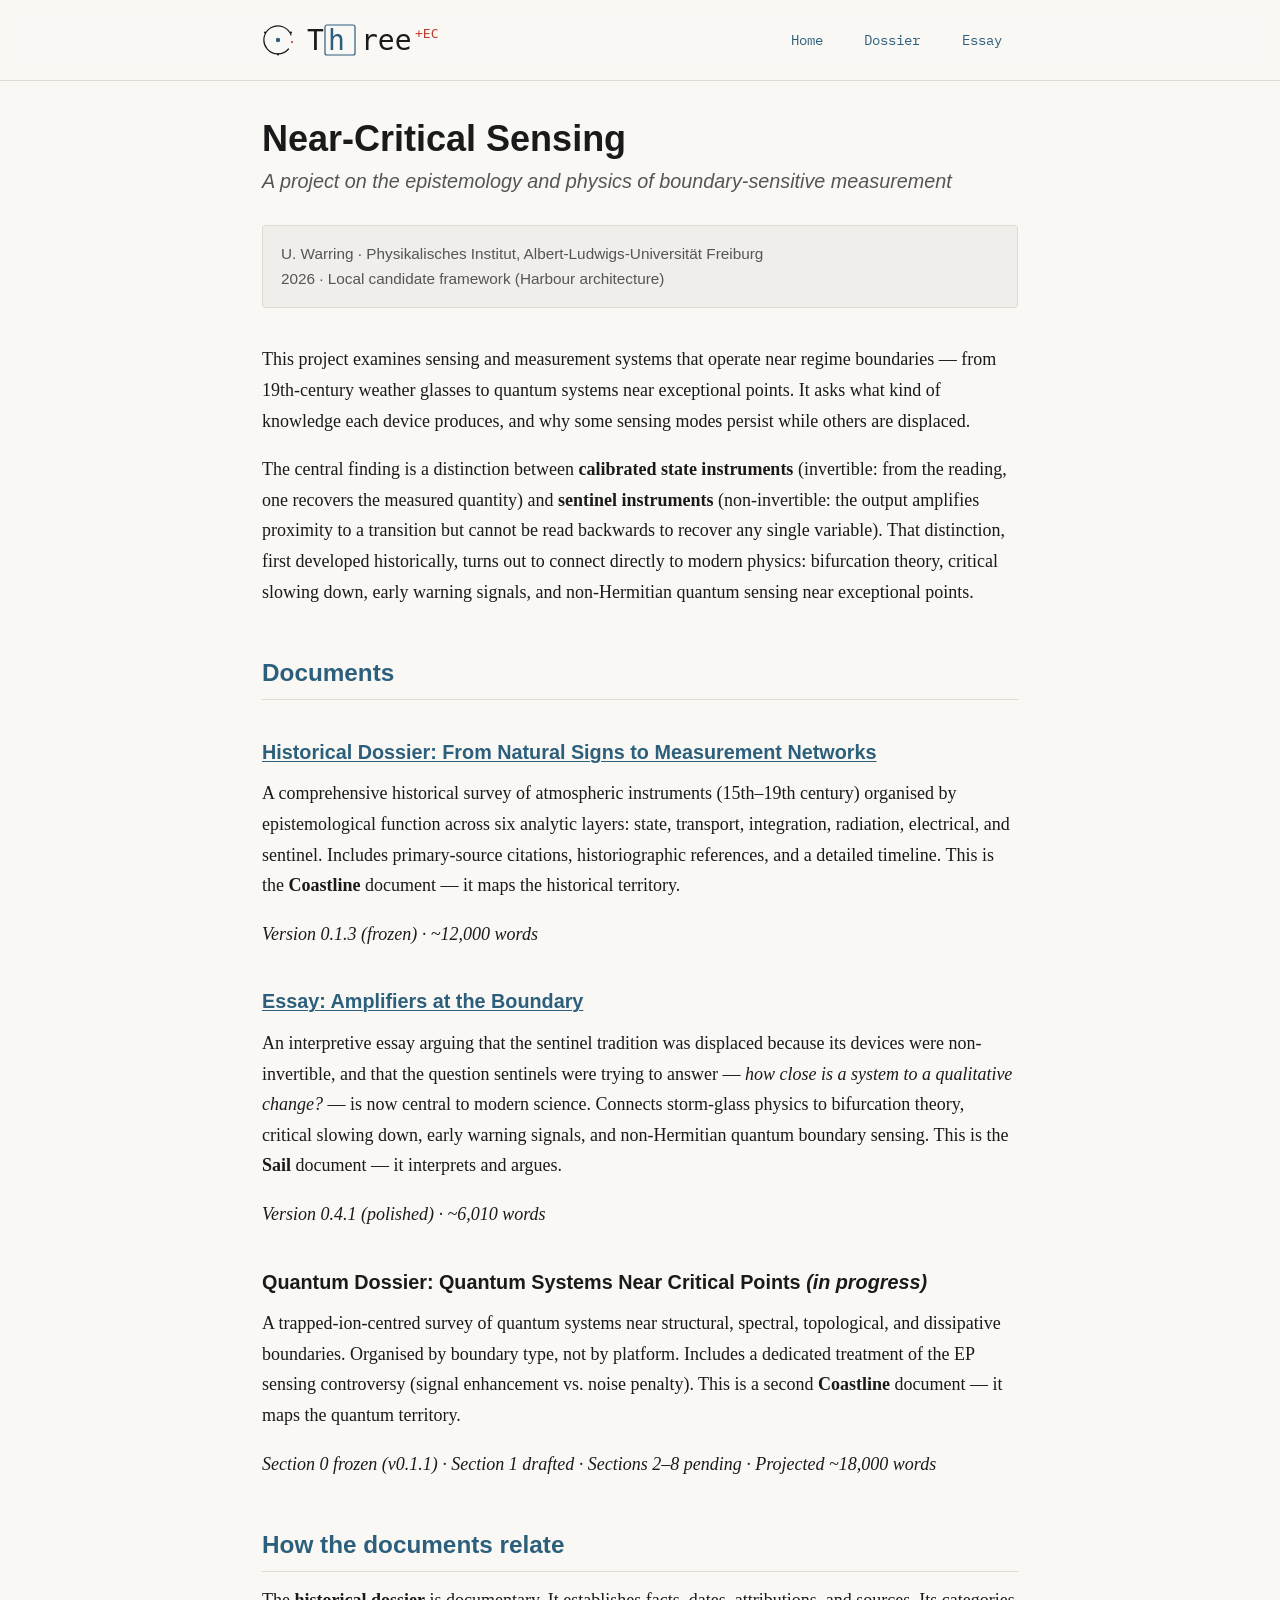
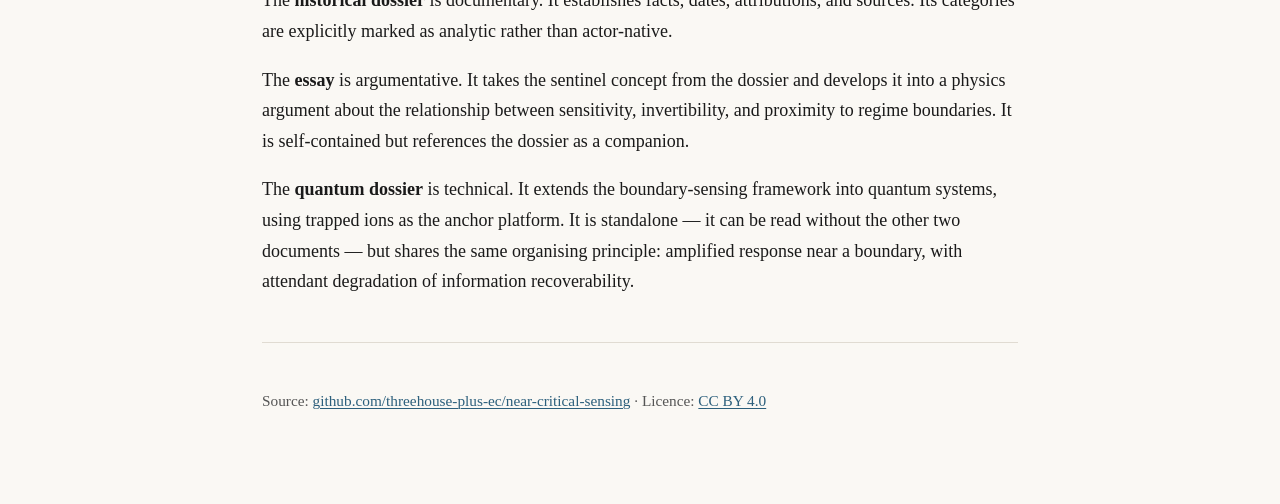
<file: site/index.html>
<!DOCTYPE html>
<html lang="en">
<head>
  <meta charset="UTF-8">
  <meta name="viewport" content="width=device-width, initial-scale=1.0">
  <title>Near-Critical Sensing — Project Landing Page</title>
  <link rel="stylesheet" href="assets/tokens.css">
  <link rel="stylesheet" href="css/scholarly.css">
  <style>
/* scholarly.css — clean typography for academic texts */

:root {
  --text: var(--ink, #1a1a1a);
  --bg: var(--warm-white, #fafaf8);
  --accent: var(--sea, #2c4a6e);
  --border: var(--grid, #d4d0c8);
  --footnote: #555;
  --code-bg: #f0eeea;
  --max-width: 42rem;
  --font-body: 'Source Serif 4', 'Georgia', serif;
  --font-heading: 'Source Sans 3', 'Helvetica Neue', sans-serif;
  --font-code: 'Source Code Pro', 'Menlo', monospace;
}

@import url('https://fonts.googleapis.com/css2?family=Source+Serif+4:ital,opsz,wght@0,8..60,300;0,8..60,400;0,8..60,600;1,8..60,400&family=Source+Sans+3:wght@400;600&family=Source+Code+Pro:wght@400&display=swap');

*, *::before, *::after {
  box-sizing: border-box;
}

html {
  font-size: 18px;
  line-height: 1.7;
  -webkit-font-smoothing: antialiased;
}

body {
  font-family: var(--font-body);
  color: var(--text);
  background: var(--bg);
  margin: 0;
}

main {
  max-width: calc(var(--max-width) + 3rem);
  margin: 0 auto;
  padding: 2rem 1.5rem 4rem;
}

/* — Brand header — */

.site-header {
  position: sticky;
  top: 0;
  z-index: 20;
  backdrop-filter: blur(10px);
  background: rgba(250, 248, 244, 0.92);
  border-bottom: 1px solid var(--border);
}

.site-header__inner {
  max-width: calc(var(--max-width) + 3rem);
  margin: 0 auto;
  padding: 0.85rem 1.5rem;
  display: flex;
  align-items: center;
  justify-content: space-between;
  gap: 1rem 1.5rem;
}

.brand-lockup {
  display: inline-flex;
  align-items: center;
  gap: 0.7rem;
  min-height: 44px;
  text-decoration: none;
  color: inherit;
  flex-shrink: 0;
}

.brand-lockup img:first-child {
  width: 32px;
  height: 32px;
  flex: none;
}

.brand-lockup img:last-child {
  width: 200px;
  max-width: min(48vw, 200px);
  height: auto;
  flex: none;
}

/* — Headings — */

h1 {
  font-family: var(--font-heading);
  font-size: 2rem;
  font-weight: 600;
  line-height: 1.2;
  margin: 0 0 0.25rem;
  color: var(--text);
}

h1 + em, h1 + p > em:first-child {
  display: block;
  font-family: var(--font-heading);
  font-size: 1.1rem;
  font-weight: 400;
  color: var(--footnote);
  margin-bottom: 1.5rem;
}

h2 {
  font-family: var(--font-heading);
  font-size: 1.35rem;
  font-weight: 600;
  margin: 2.5rem 0 0.75rem;
  padding-bottom: 0.3rem;
  border-bottom: 1px solid var(--border);
  color: var(--accent);
}

h3 {
  font-family: var(--font-heading);
  font-size: 1.1rem;
  font-weight: 600;
  margin: 2rem 0 0.5rem;
  color: var(--text);
}

/* — Paragraphs and prose — */

p {
  margin: 0 0 1rem;
  text-align: left;
  hyphens: auto;
}

/* — Front matter block — */

.front-matter {
  font-family: var(--font-heading);
  font-size: 0.85rem;
  line-height: 1.5;
  color: var(--footnote);
  border: 1px solid var(--border);
  background: var(--code-bg);
  padding: 0.75rem 1rem;
  margin: 1rem 0 2rem;
  border-radius: 3px;
}

.front-matter p {
  margin: 0.15rem 0;
}

/* — Blockquotes — */

blockquote {
  margin: 1.25rem 0;
  padding: 0 0 0 1.25rem;
  border-left: 3px solid var(--border);
  color: var(--footnote);
}

/* — Figures — */

figure.essay-figure {
  margin: 2rem 0;
  padding: 0;
  text-align: center;
}

figure.essay-figure svg {
  max-width: 100%;
  height: auto;
}

/* — Lists — */

ul, ol {
  margin: 0.5rem 0 1rem;
  padding-left: 1.5rem;
}

li {
  margin-bottom: 0.35rem;
}

/* — Tables — */

table {
  width: 100%;
  border-collapse: collapse;
  margin: 1.25rem 0;
  font-size: 0.9rem;
}

thead {
  border-bottom: 2px solid var(--text);
}

th {
  font-family: var(--font-heading);
  font-weight: 600;
  text-align: left;
  padding: 0.4rem 0.6rem;
}

td {
  padding: 0.35rem 0.6rem;
  border-bottom: 1px solid var(--border);
  vertical-align: top;
}

/* — Code — */

code {
  font-family: var(--font-code);
  font-size: 0.85em;
  background: var(--code-bg);
  padding: 0.1em 0.3em;
  border-radius: 2px;
}

pre {
  background: var(--code-bg);
  padding: 1rem;
  overflow-x: auto;
  border-radius: 3px;
  font-size: 0.85rem;
  line-height: 1.5;
}

/* — Horizontal rules — */

hr {
  border: none;
  border-top: 1px solid var(--border);
  margin: 2.5rem 0;
}

/* — Links — */

a {
  color: var(--accent);
  text-decoration: underline;
  text-decoration-thickness: 1px;
  text-underline-offset: 2px;
}

a:hover {
  color: #1a3555;
}

/* — Footnotes — */

.footnote-ref {
  font-size: 0.75em;
  vertical-align: super;
  line-height: 0;
  text-decoration: none;
}

.footnotes {
  margin-top: 3rem;
  padding-top: 1rem;
  border-top: 1px solid var(--border);
  font-size: 0.85rem;
  line-height: 1.6;
  color: var(--footnote);
}

.footnotes ol {
  padding-left: 1.25rem;
}

.footnotes li {
  margin-bottom: 0.75rem;
}

.footnotes p {
  margin: 0;
}

/* — Emphasis — */

strong {
  font-weight: 600;
}

em {
  font-style: italic;
}

/* — Navigation — */

nav.site-nav {
  display: flex;
  flex-wrap: wrap;
  justify-content: flex-end;
  gap: 0.35rem 0.5rem;
  font-family: var(--font-mono, 'IBM Plex Mono', monospace);
  font-size: 0.75rem;
}

nav.site-nav a {
  display: inline-flex;
  align-items: center;
  justify-content: center;
  min-height: var(--min-target, 2.75rem);
  padding: 0.45rem 0.85rem;
  text-decoration: none;
  color: var(--accent);
  border: 1px solid transparent;
  background: transparent;
}

nav.site-nav a:hover {
  color: var(--text);
  border-color: var(--border);
  background: rgba(250, 248, 244, 0.88);
}

/* — Print — */

@media print {
  body {
    font-size: 11pt;
    color: #000;
    background: #fff;
  }
  .site-header, .front-matter {
    display: none;
  }
  h2 {
    border-bottom-color: #000;
    color: #000;
  }
}

/* — Responsive — */

@media (max-width: 600px) {
  .site-header {
    transition: transform 220ms ease;
  }
  .site-header.is-hidden {
    transform: translateY(calc(-100% - 1px));
  }
  html {
    font-size: 16px;
  }
  main {
    padding: 1rem 1rem 3rem;
  }
  .site-header__inner {
    padding: 0.75rem 1rem;
    flex-direction: column;
    align-items: flex-start;
  }
  .brand-lockup img:last-child {
    width: 170px;
  }
  nav.site-nav {
    justify-content: flex-start;
  }
  h1 {
    font-size: 1.6rem;
  }
  table {
    font-size: 0.8rem;
  }
}

  </style>
</head>
<body>
  <header class="site-header">
    <div class="site-header__inner">
      <a class="brand-lockup" href="index.html" aria-label="Near-Critical Sensing home">
        <img src="assets/emblem-32.svg" alt="T(h)reehouse +EC emblem" width="32" height="32">
        <img src="assets/wordmark-full.svg" alt="T(h)reehouse +EC wordmark" width="200" height="44">
      </a>
      <nav class="site-nav" aria-label="Primary">
        <a href="index.html">Home</a> <a href="dossier.html">Dossier</a> <a href="essay.html">Essay</a>
      </nav>
    </div>
  </header>
  <main>
    
<h1>Near-Critical Sensing</h1>
<p><em>A project on the epistemology and physics of boundary-sensitive measurement</em></p>

<div class="front-matter">
<p>U. Warring &middot; Physikalisches Institut, Albert-Ludwigs-Universit&auml;t Freiburg</p>
<p>2026 &middot; Local candidate framework (Harbour architecture)</p>
</div>

<p>This project examines sensing and measurement systems that operate near regime boundaries &mdash; from 19th-century weather glasses to quantum systems near exceptional points. It asks what kind of knowledge each device produces, and why some sensing modes persist while others are displaced.</p>

<p>The central finding is a distinction between <strong>calibrated state instruments</strong> (invertible: from the reading, one recovers the measured quantity) and <strong>sentinel instruments</strong> (non-invertible: the output amplifies proximity to a transition but cannot be read backwards to recover any single variable). That distinction, first developed historically, turns out to connect directly to modern physics: bifurcation theory, critical slowing down, early warning signals, and non-Hermitian quantum sensing near exceptional points.</p>

<h2>Documents</h2>

<h3><a href="dossier.html">Historical Dossier: From Natural Signs to Measurement Networks</a></h3>
<p>A comprehensive historical survey of atmospheric instruments (15th&ndash;19th century) organised by epistemological function across six analytic layers: state, transport, integration, radiation, electrical, and sentinel. Includes primary-source citations, historiographic references, and a detailed timeline. This is the <strong>Coastline</strong> document &mdash; it maps the historical territory.</p>
<p><em>Version 0.1.3 (frozen) &middot; ~12,000 words</em></p>

<h3><a href="essay.html">Essay: Amplifiers at the Boundary</a></h3>
<p>An interpretive essay arguing that the sentinel tradition was displaced because its devices were non-invertible, and that the question sentinels were trying to answer &mdash; <em>how close is a system to a qualitative change?</em> &mdash; is now central to modern science. Connects storm-glass physics to bifurcation theory, critical slowing down, early warning signals, and non-Hermitian quantum boundary sensing. This is the <strong>Sail</strong> document &mdash; it interprets and argues.</p>
<p><em>Version 0.4.1 (polished) &middot; ~6,010 words</em></p>

<h3>Quantum Dossier: Quantum Systems Near Critical Points <em>(in progress)</em></h3>
<p>A trapped-ion-centred survey of quantum systems near structural, spectral, topological, and dissipative boundaries. Organised by boundary type, not by platform. Includes a dedicated treatment of the EP sensing controversy (signal enhancement vs. noise penalty). This is a second <strong>Coastline</strong> document &mdash; it maps the quantum territory.</p>
<p><em>Section 0 frozen (v0.1.1) &middot; Section 1 drafted &middot; Sections 2&ndash;8 pending &middot; Projected ~18,000 words</em></p>

<h2>How the documents relate</h2>

<p>The <strong>historical dossier</strong> is documentary. It establishes facts, dates, attributions, and sources. Its categories are explicitly marked as analytic rather than actor-native.</p>

<p>The <strong>essay</strong> is argumentative. It takes the sentinel concept from the dossier and develops it into a physics argument about the relationship between sensitivity, invertibility, and proximity to regime boundaries. It is self-contained but references the dossier as a companion.</p>

<p>The <strong>quantum dossier</strong> is technical. It extends the boundary-sensing framework into quantum systems, using trapped ions as the anchor platform. It is standalone &mdash; it can be read without the other two documents &mdash; but shares the same organising principle: amplified response near a boundary, with attendant degradation of information recoverability.</p>

<hr>

<p style="font-size: 0.85rem; color: #555;">Source: <a href="https://github.com/threehouse-plus-ec/near-critical-sensing">github.com/threehouse-plus-ec/near-critical-sensing</a> &middot; Licence: <a href="https://creativecommons.org/licenses/by/4.0/">CC BY 4.0</a></p>

  </main>
  <script>
    (() => {
      const header = document.querySelector('.site-header');
      if (!header) return;

      const mobileQuery = window.matchMedia('(max-width: 600px)');
      let lastScrollY = window.scrollY;

      const syncHeader = () => {
        if (!mobileQuery.matches) {
          header.classList.remove('is-hidden');
          lastScrollY = window.scrollY;
          return;
        }

        const currentScrollY = window.scrollY;
        const scrollingDown = currentScrollY > lastScrollY + 8;
        const scrollingUp = currentScrollY < lastScrollY - 8;

        if (currentScrollY <= 16 || scrollingUp) {
          header.classList.remove('is-hidden');
        } else if (scrollingDown && currentScrollY > 72) {
          header.classList.add('is-hidden');
        }

        lastScrollY = currentScrollY;
      };

      syncHeader();
      window.addEventListener('scroll', syncHeader, { passive: true });
      mobileQuery.addEventListener('change', syncHeader);
    })();
  </script>
</body>
</html>
</file>
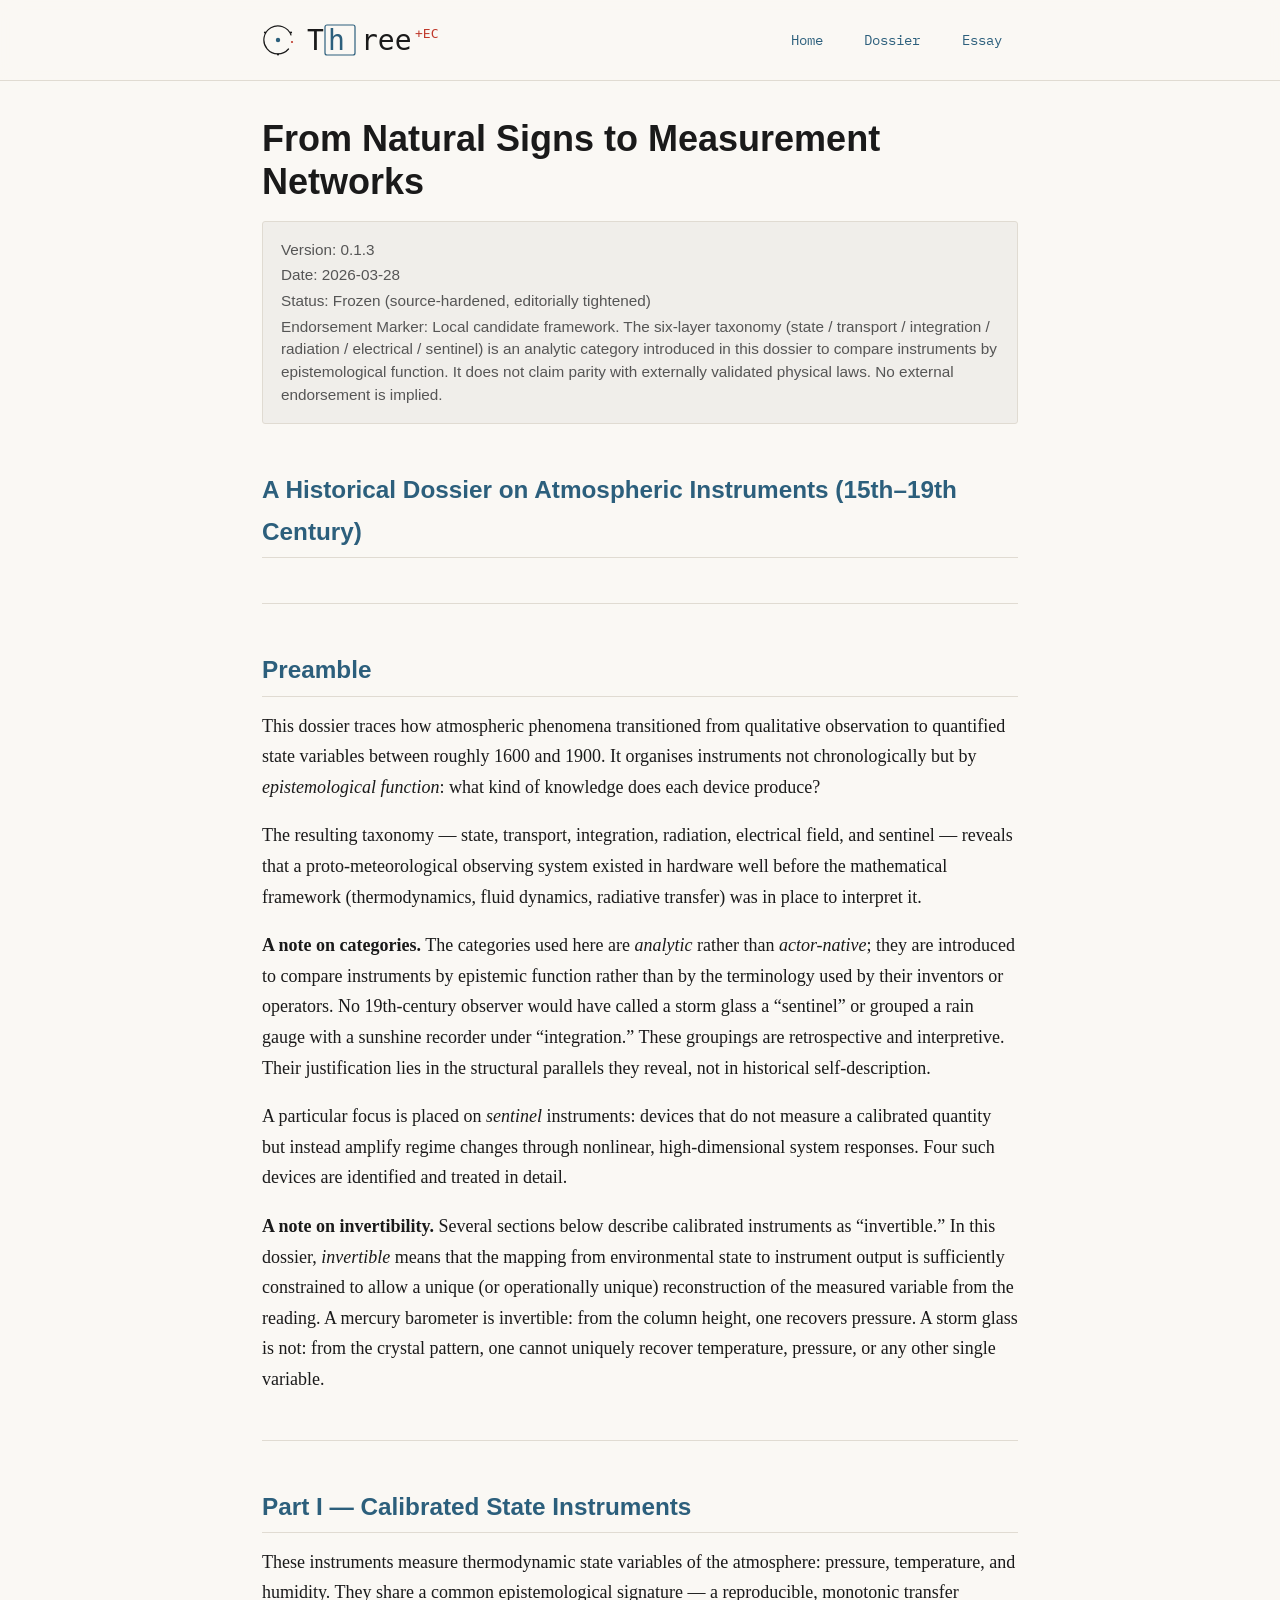
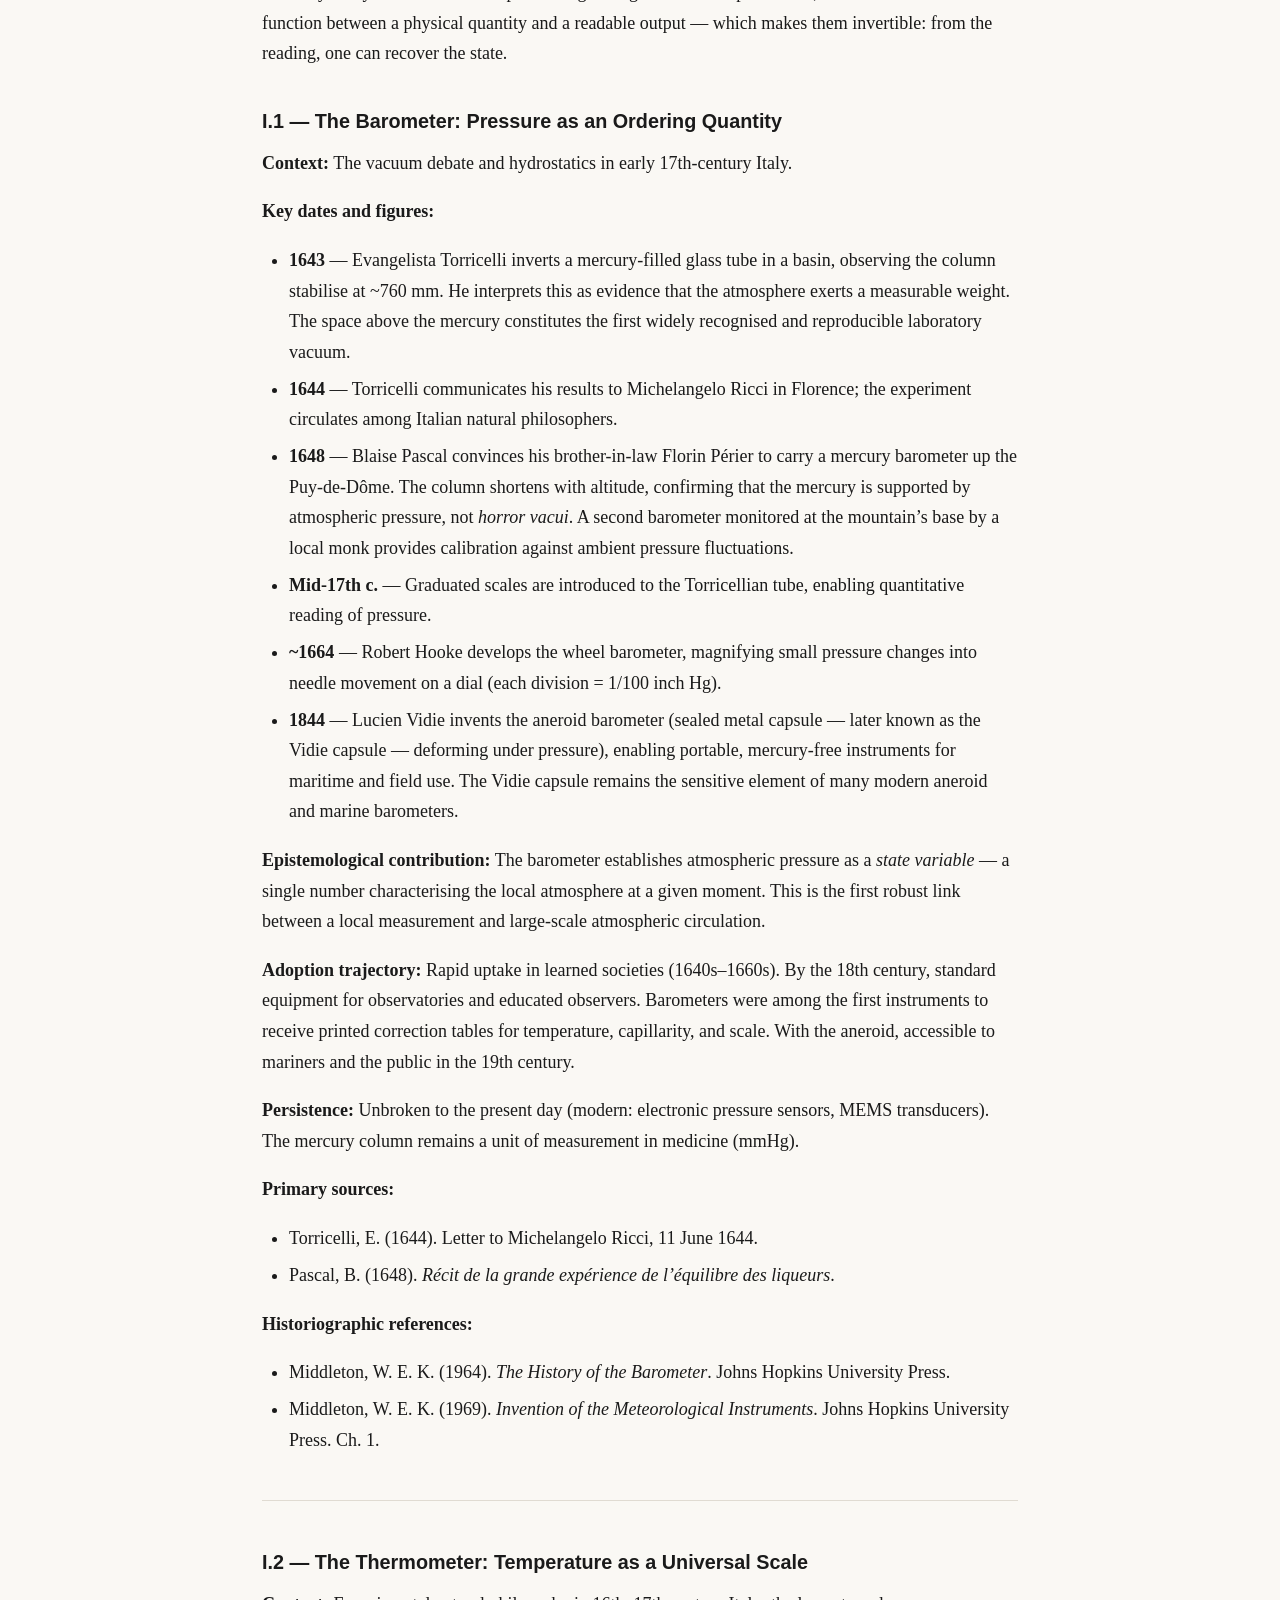
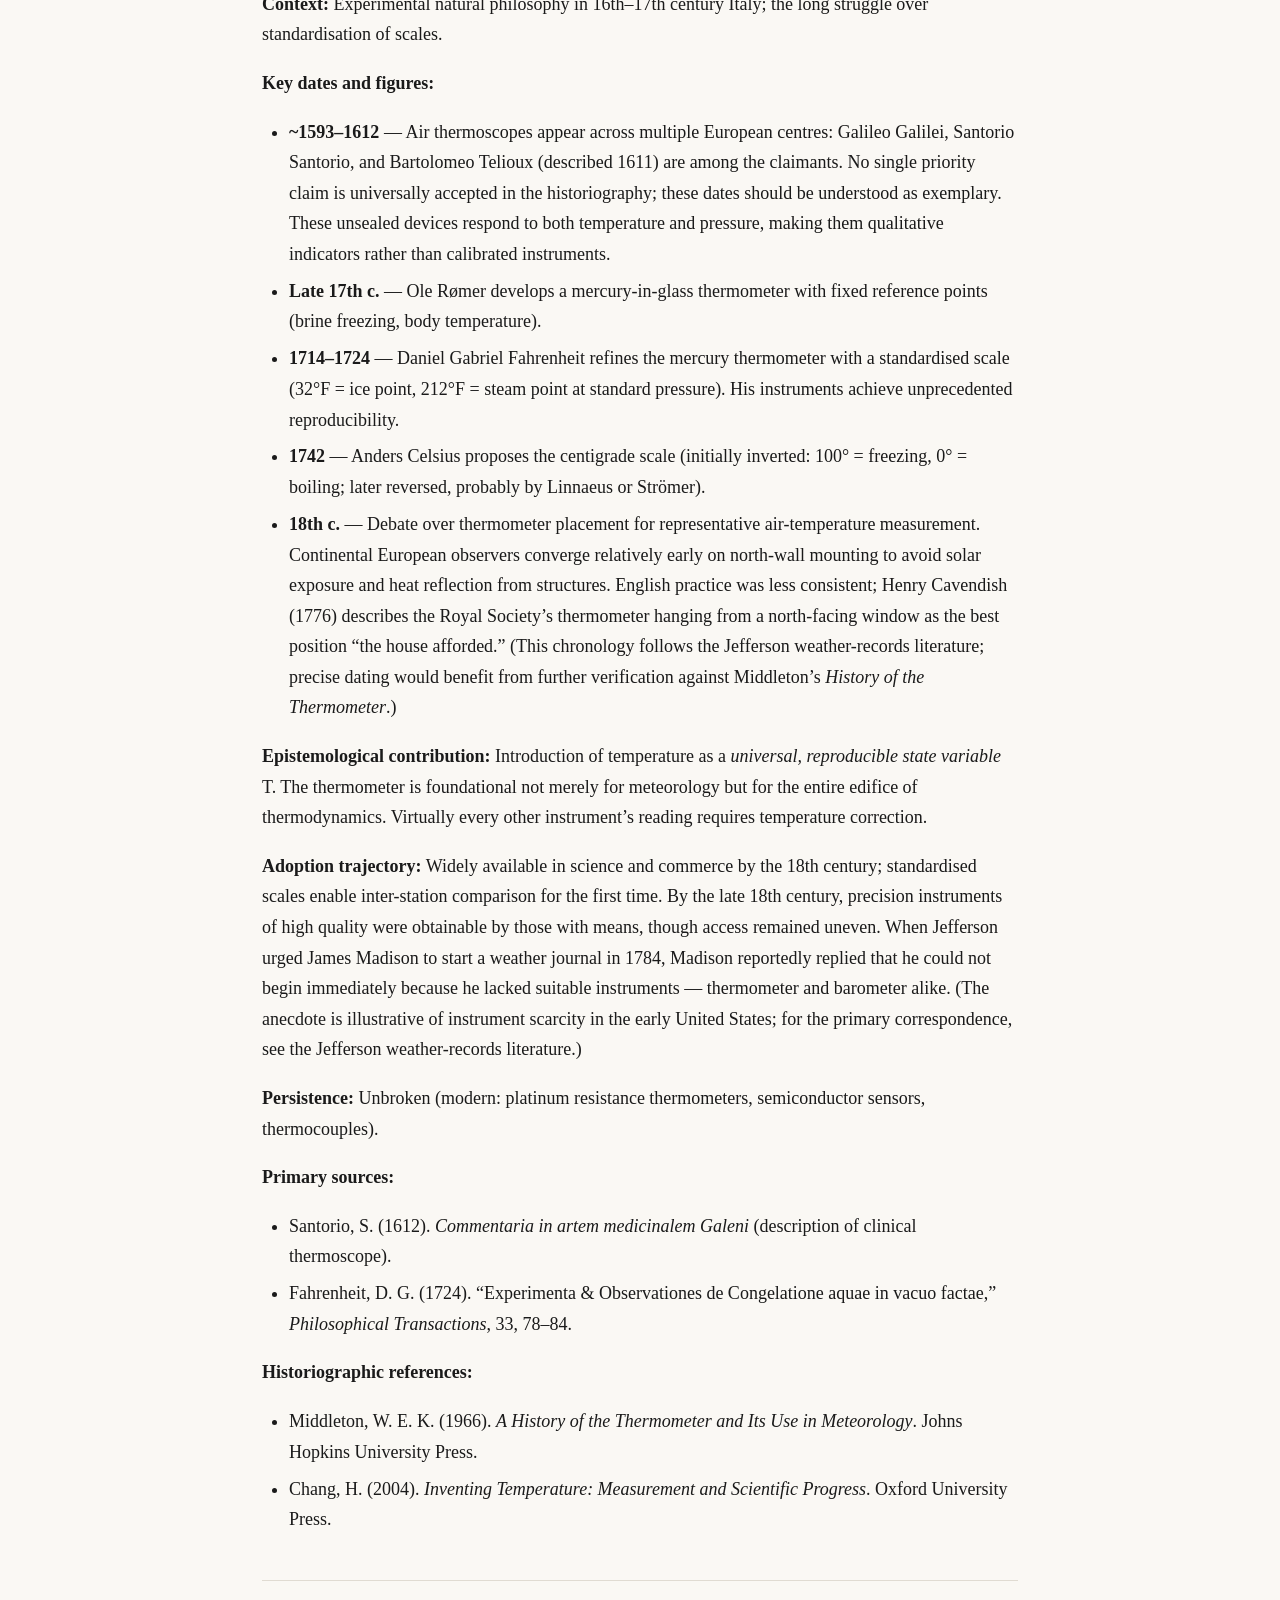
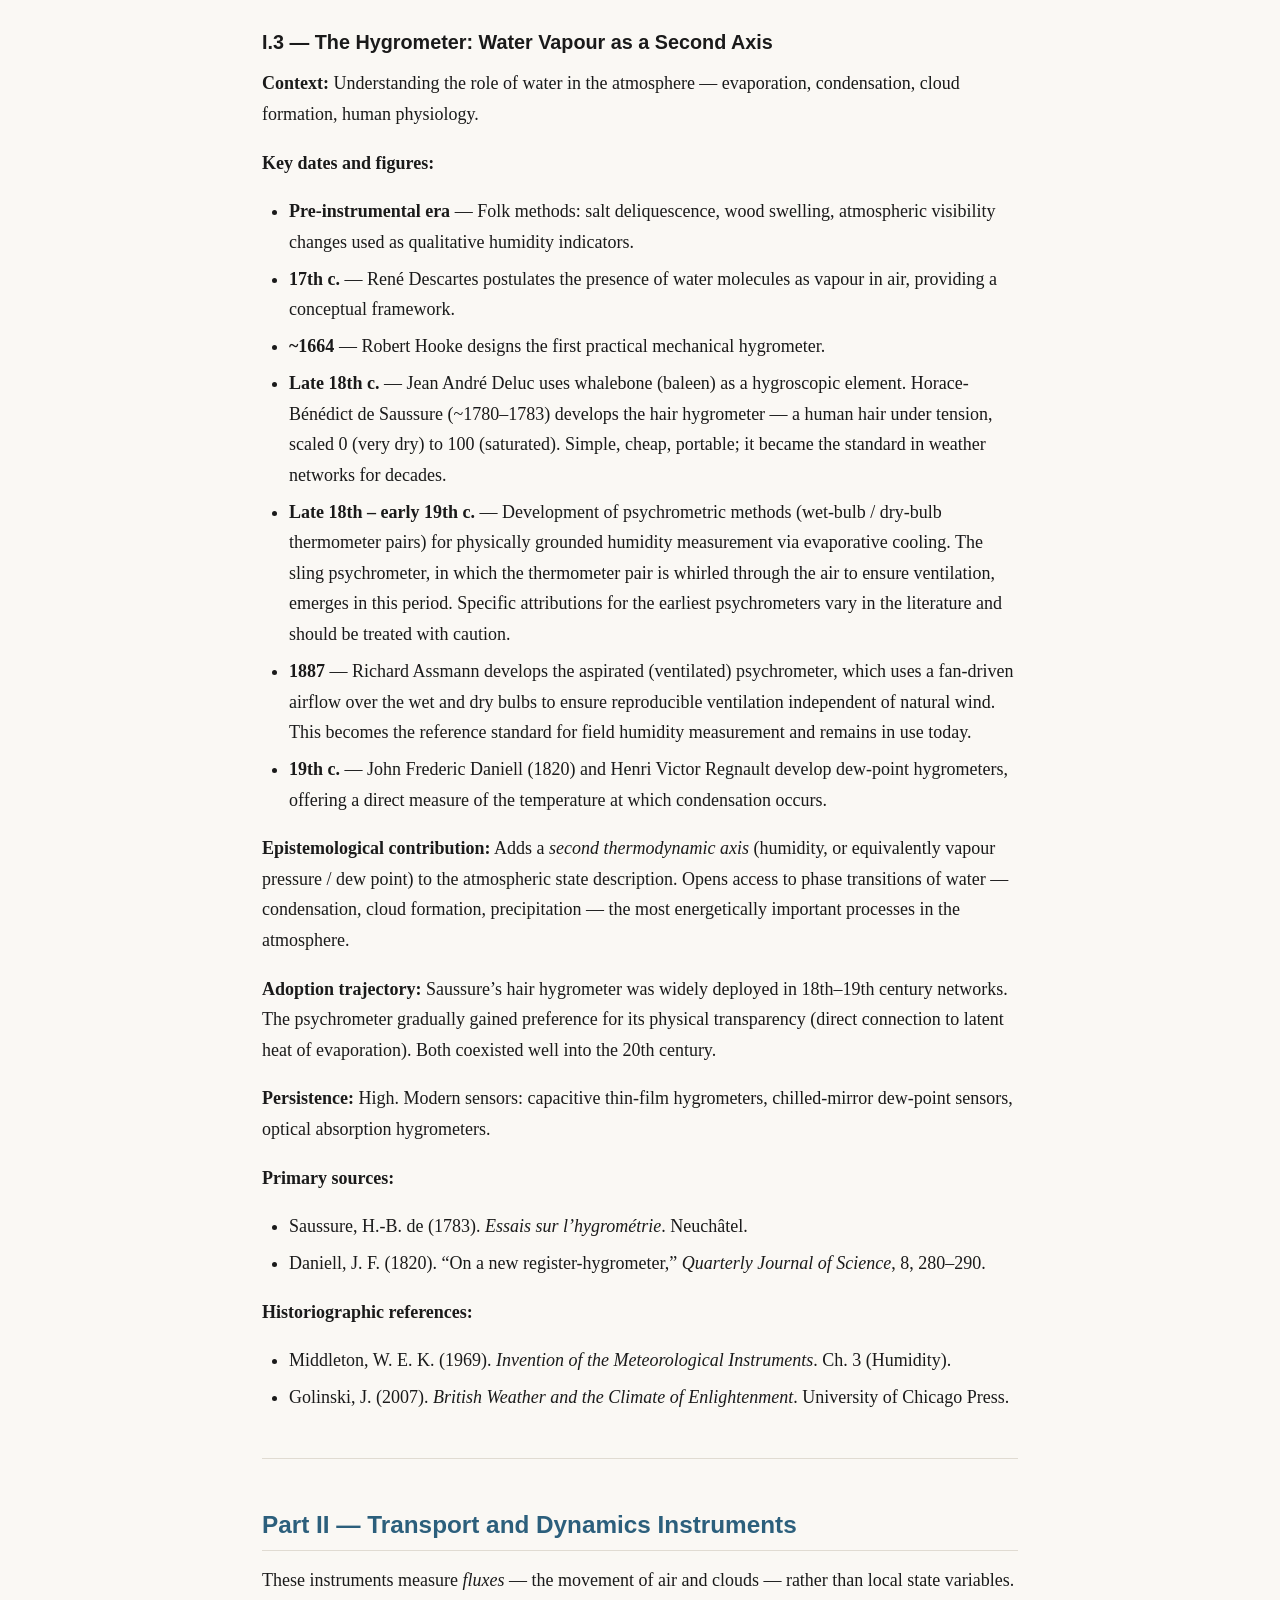
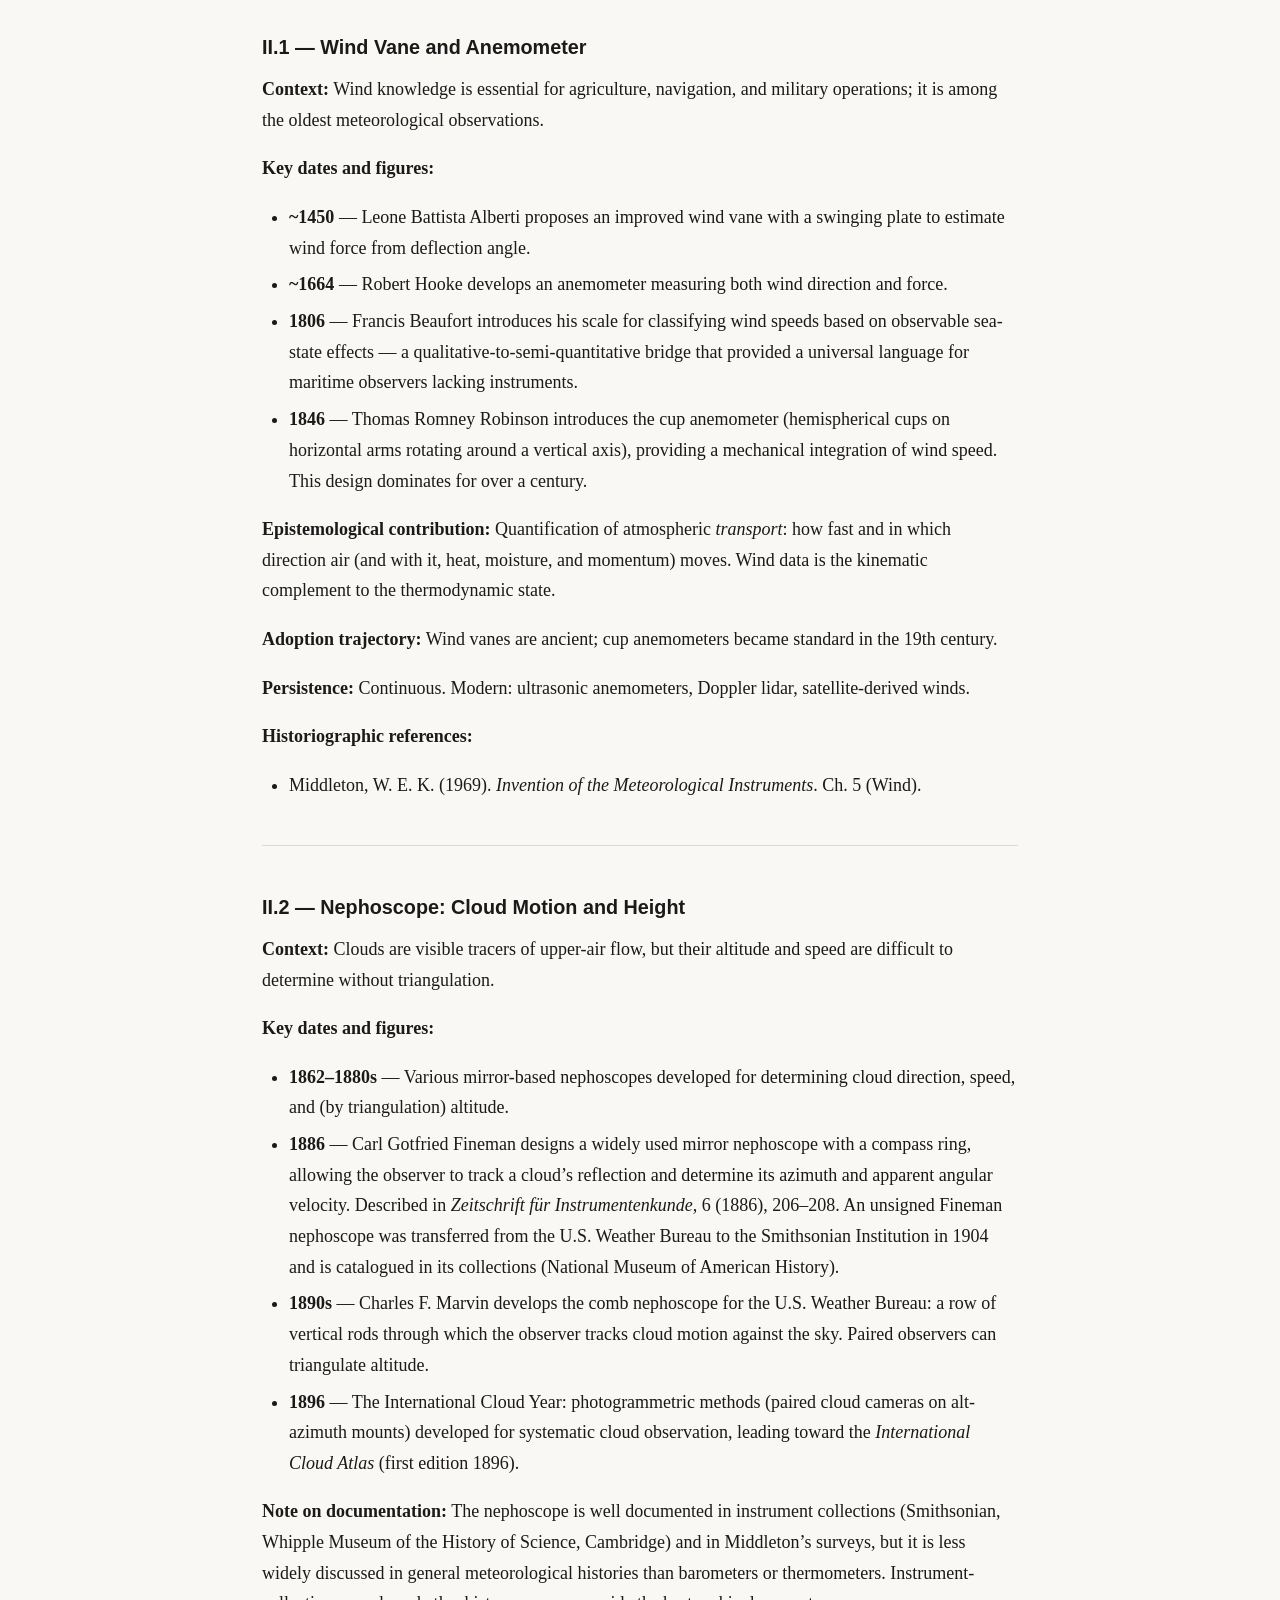
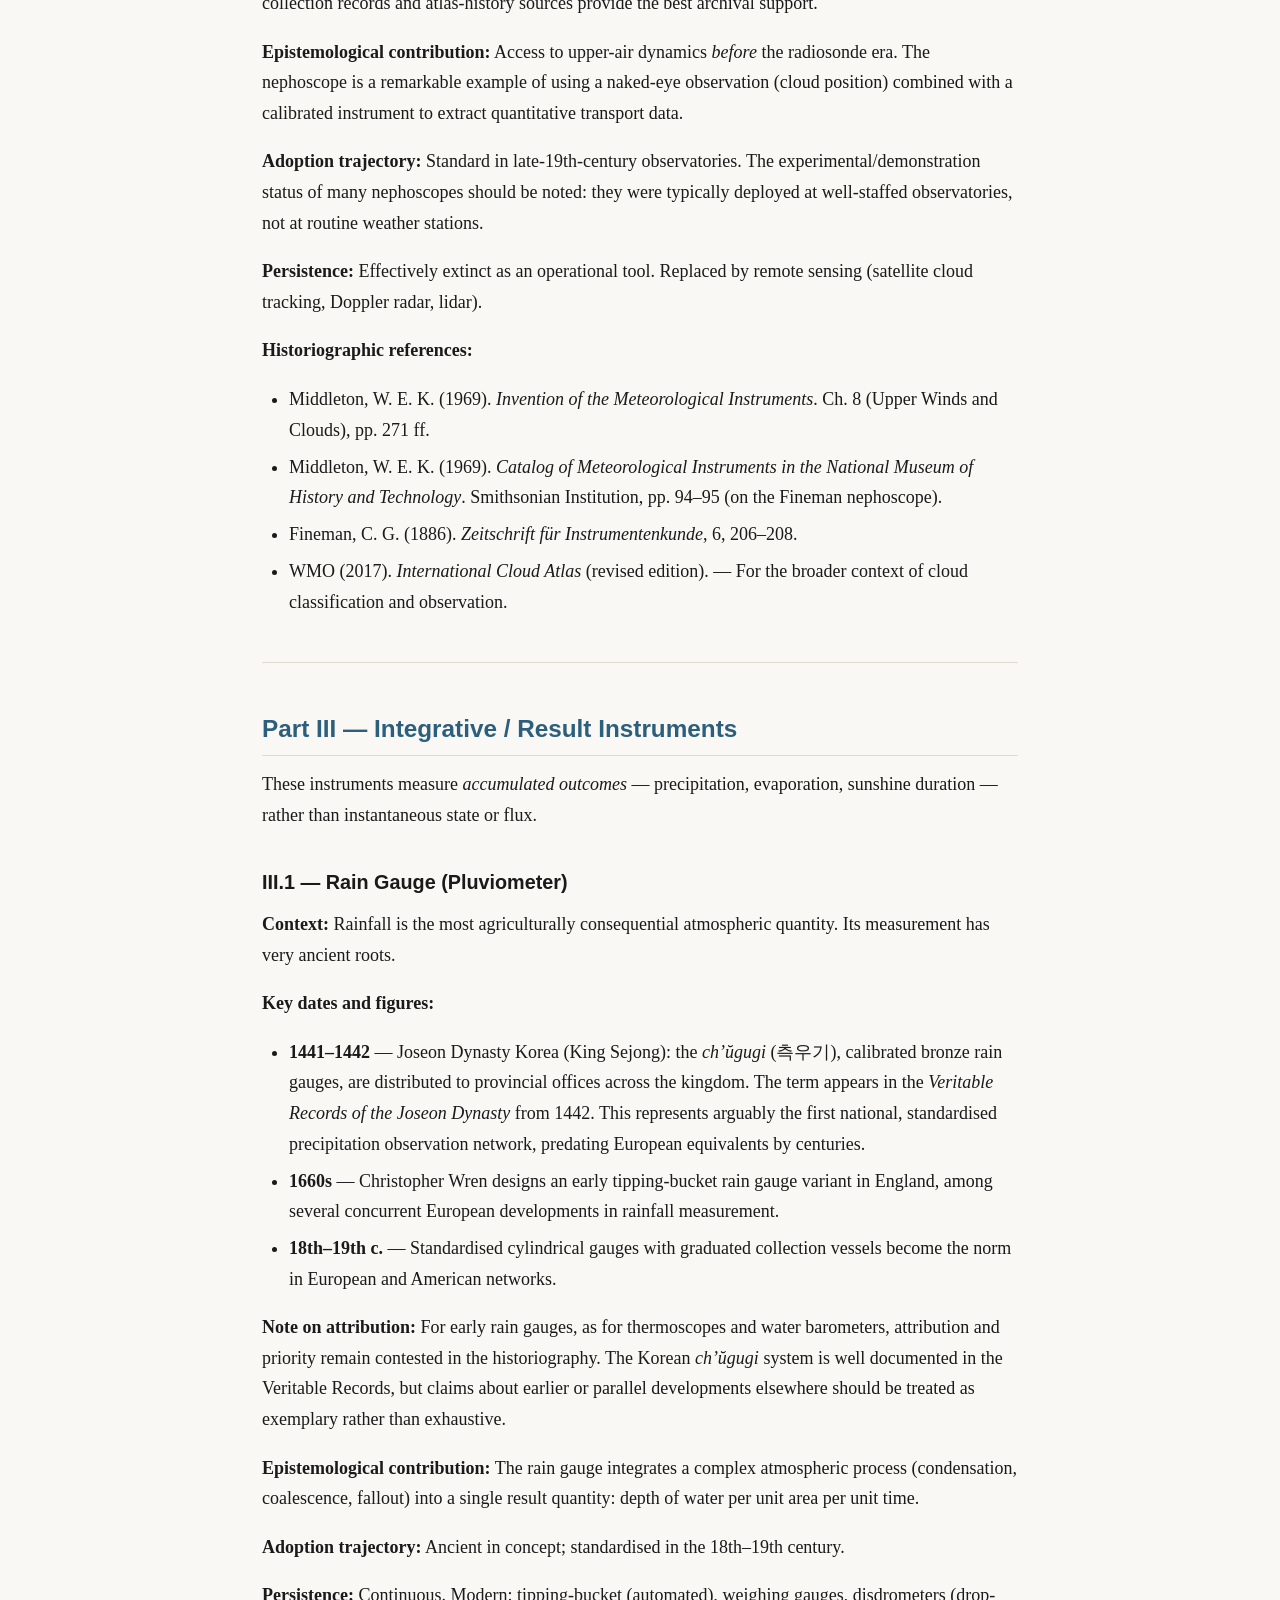
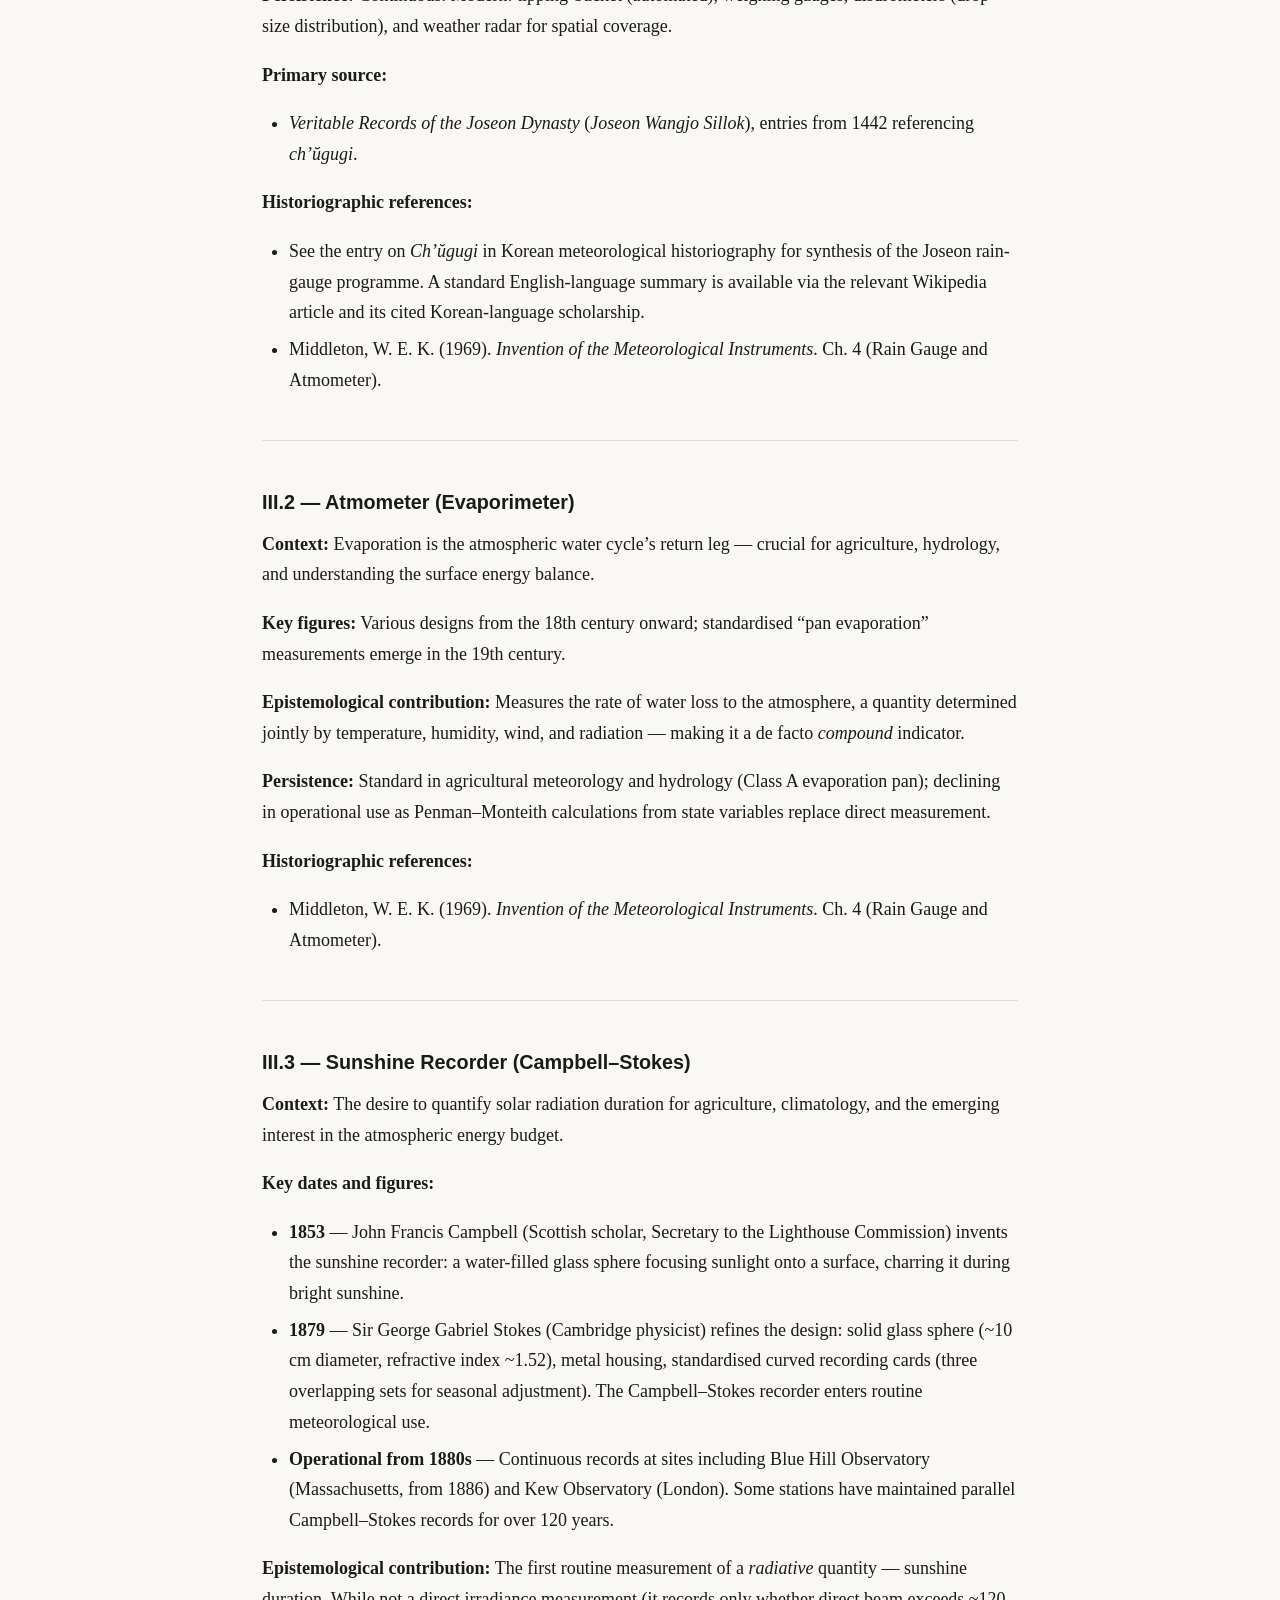
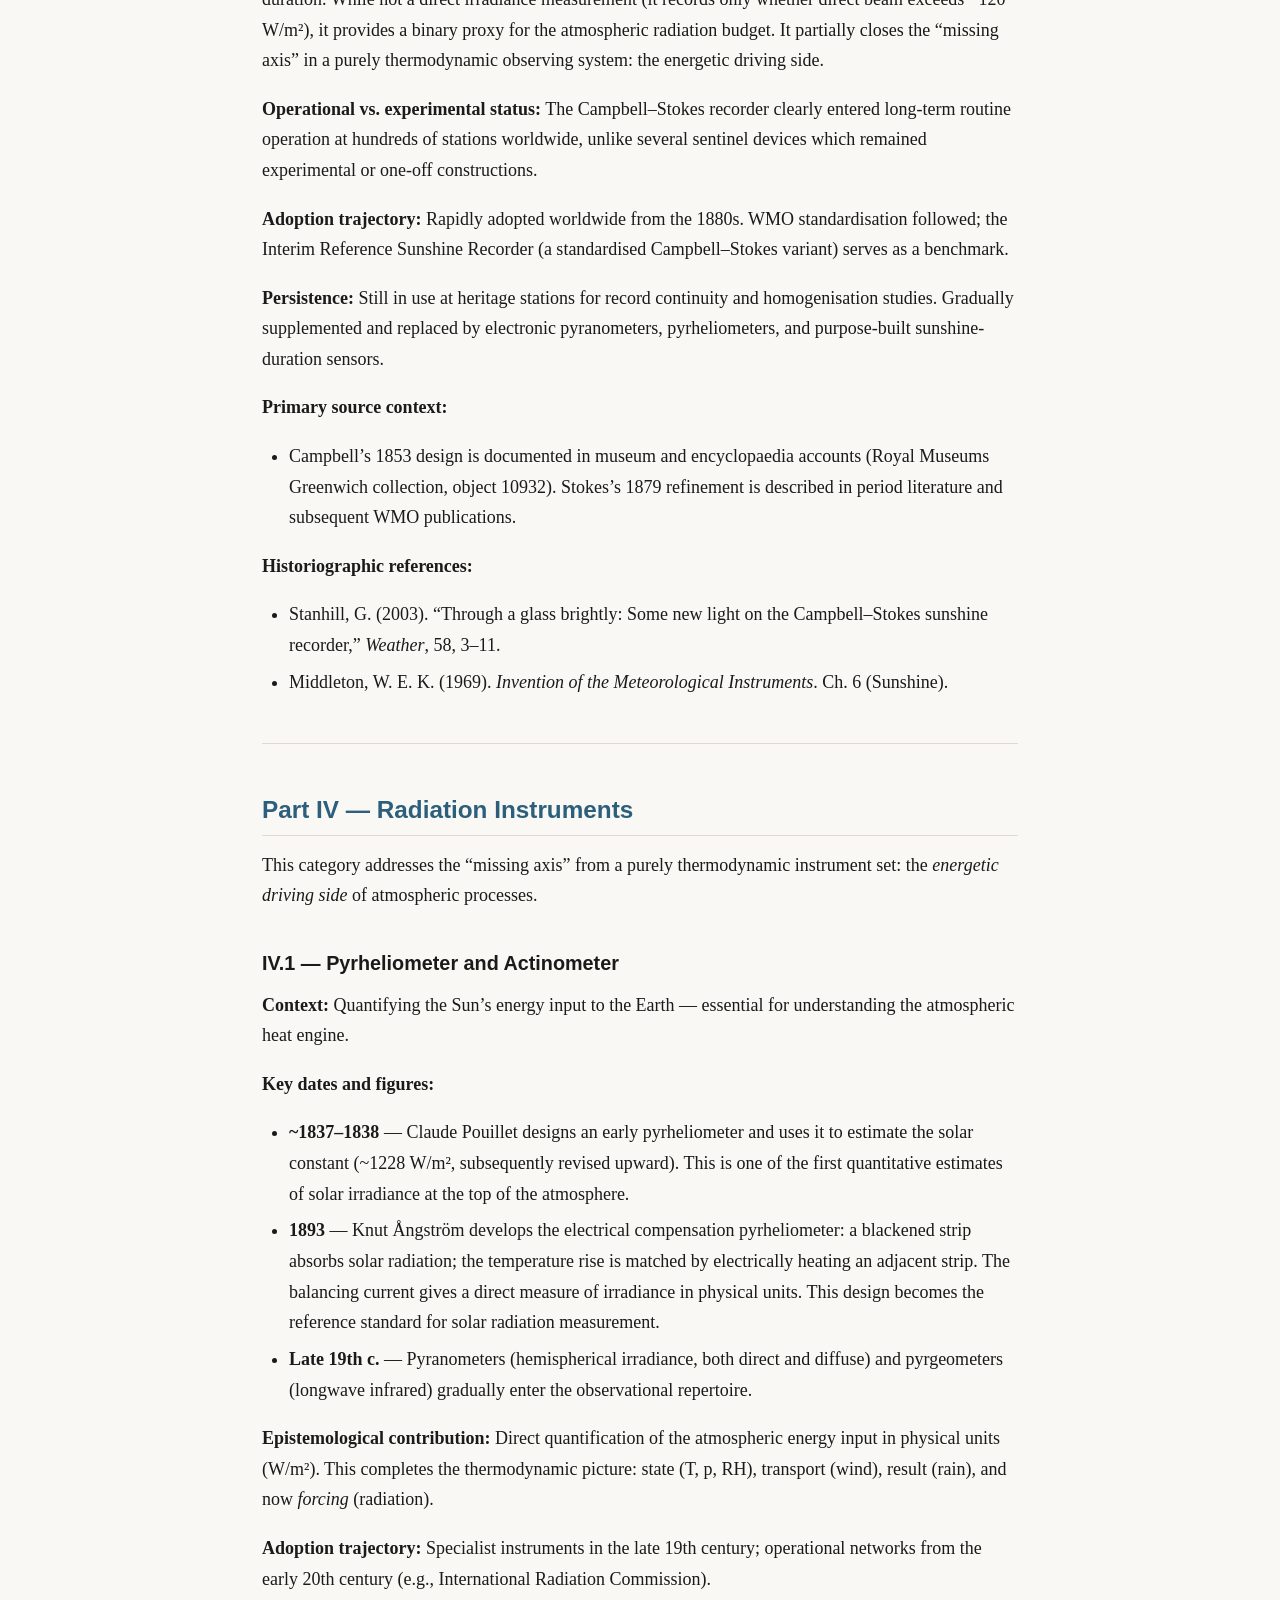
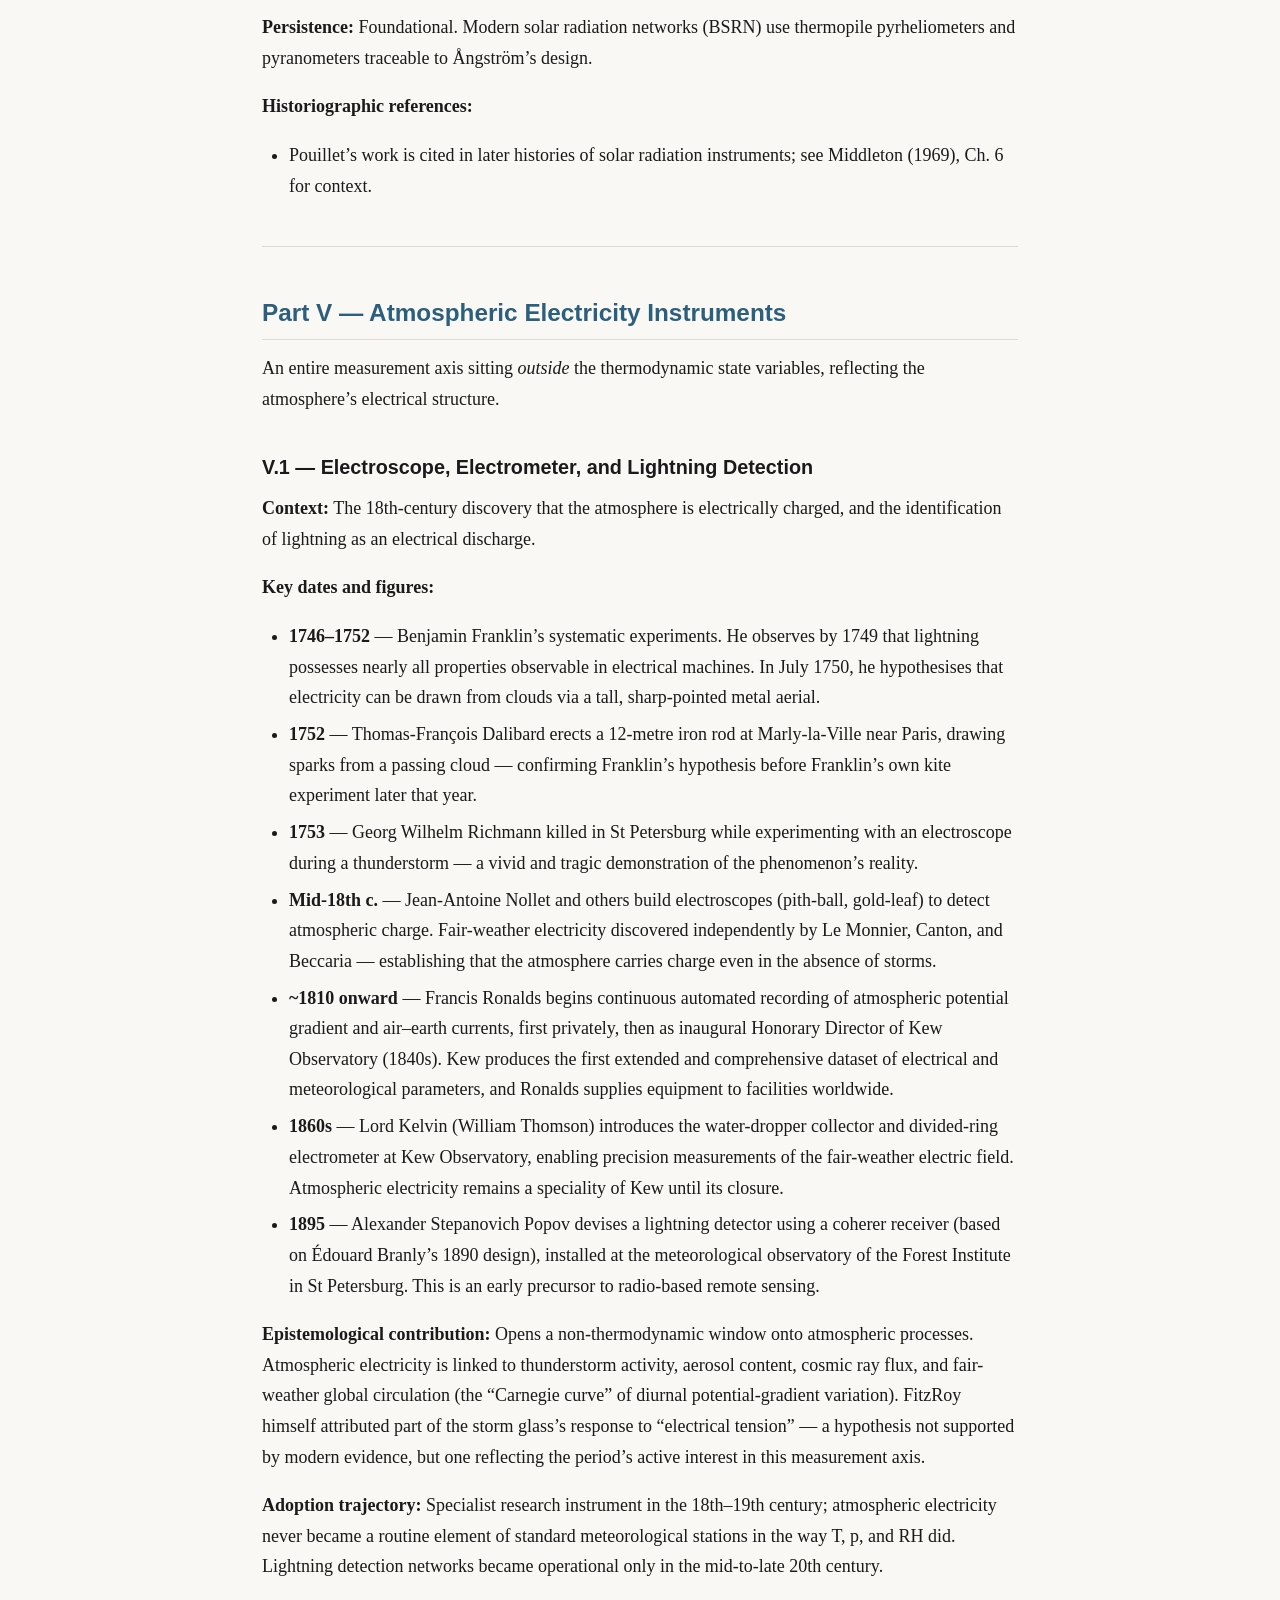
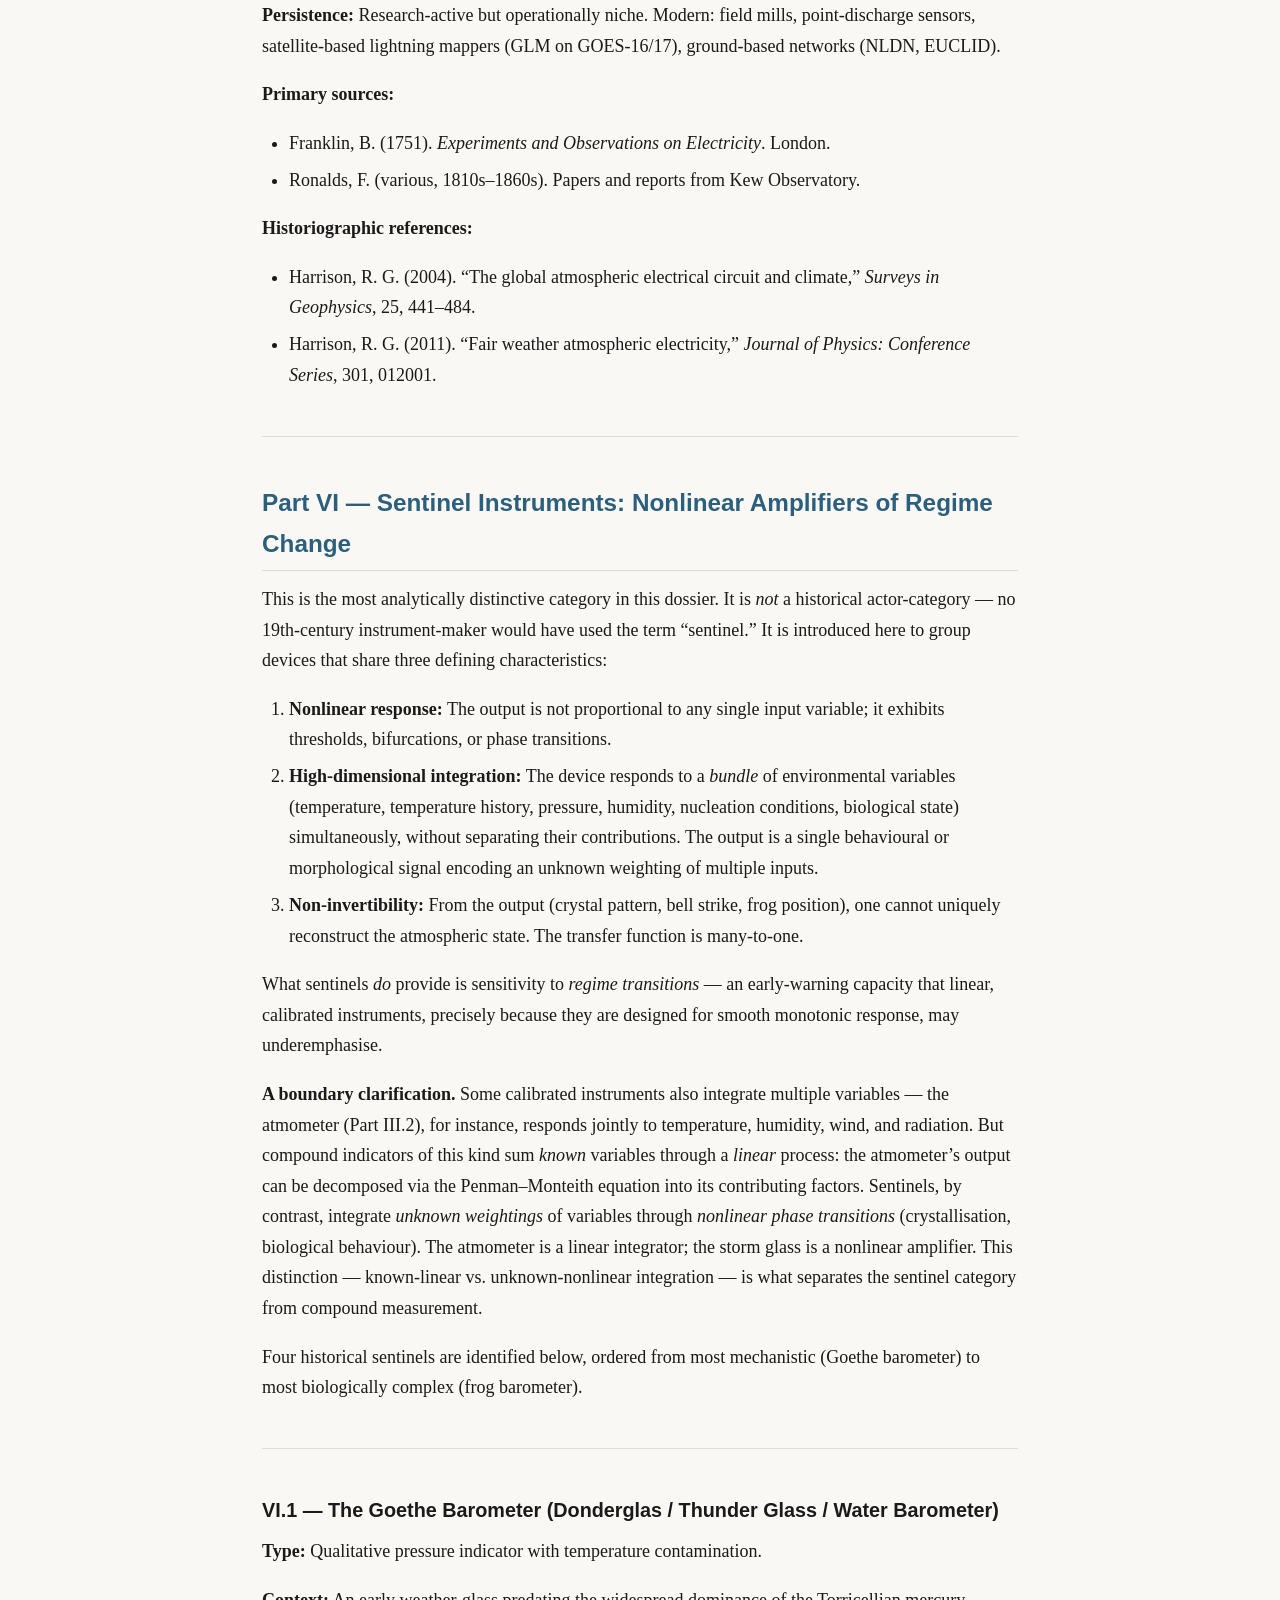
<file: site/dossier.html>
<!DOCTYPE html>
<html lang="en">
<head>
  <meta charset="UTF-8">
  <meta name="viewport" content="width=device-width, initial-scale=1.0">
  <title>From Natural Signs to Measurement Networks</title>
  <link rel="stylesheet" href="assets/tokens.css">
  <link rel="stylesheet" href="css/scholarly.css">
  <style>
/* scholarly.css — clean typography for academic texts */

:root {
  --text: var(--ink, #1a1a1a);
  --bg: var(--warm-white, #fafaf8);
  --accent: var(--sea, #2c4a6e);
  --border: var(--grid, #d4d0c8);
  --footnote: #555;
  --code-bg: #f0eeea;
  --max-width: 42rem;
  --font-body: 'Source Serif 4', 'Georgia', serif;
  --font-heading: 'Source Sans 3', 'Helvetica Neue', sans-serif;
  --font-code: 'Source Code Pro', 'Menlo', monospace;
}

@import url('https://fonts.googleapis.com/css2?family=Source+Serif+4:ital,opsz,wght@0,8..60,300;0,8..60,400;0,8..60,600;1,8..60,400&family=Source+Sans+3:wght@400;600&family=Source+Code+Pro:wght@400&display=swap');

*, *::before, *::after {
  box-sizing: border-box;
}

html {
  font-size: 18px;
  line-height: 1.7;
  -webkit-font-smoothing: antialiased;
}

body {
  font-family: var(--font-body);
  color: var(--text);
  background: var(--bg);
  margin: 0;
}

main {
  max-width: calc(var(--max-width) + 3rem);
  margin: 0 auto;
  padding: 2rem 1.5rem 4rem;
}

/* — Brand header — */

.site-header {
  position: sticky;
  top: 0;
  z-index: 20;
  backdrop-filter: blur(10px);
  background: rgba(250, 248, 244, 0.92);
  border-bottom: 1px solid var(--border);
}

.site-header__inner {
  max-width: calc(var(--max-width) + 3rem);
  margin: 0 auto;
  padding: 0.85rem 1.5rem;
  display: flex;
  align-items: center;
  justify-content: space-between;
  gap: 1rem 1.5rem;
}

.brand-lockup {
  display: inline-flex;
  align-items: center;
  gap: 0.7rem;
  min-height: 44px;
  text-decoration: none;
  color: inherit;
  flex-shrink: 0;
}

.brand-lockup img:first-child {
  width: 32px;
  height: 32px;
  flex: none;
}

.brand-lockup img:last-child {
  width: 200px;
  max-width: min(48vw, 200px);
  height: auto;
  flex: none;
}

/* — Headings — */

h1 {
  font-family: var(--font-heading);
  font-size: 2rem;
  font-weight: 600;
  line-height: 1.2;
  margin: 0 0 0.25rem;
  color: var(--text);
}

h1 + em, h1 + p > em:first-child {
  display: block;
  font-family: var(--font-heading);
  font-size: 1.1rem;
  font-weight: 400;
  color: var(--footnote);
  margin-bottom: 1.5rem;
}

h2 {
  font-family: var(--font-heading);
  font-size: 1.35rem;
  font-weight: 600;
  margin: 2.5rem 0 0.75rem;
  padding-bottom: 0.3rem;
  border-bottom: 1px solid var(--border);
  color: var(--accent);
}

h3 {
  font-family: var(--font-heading);
  font-size: 1.1rem;
  font-weight: 600;
  margin: 2rem 0 0.5rem;
  color: var(--text);
}

/* — Paragraphs and prose — */

p {
  margin: 0 0 1rem;
  text-align: left;
  hyphens: auto;
}

/* — Front matter block — */

.front-matter {
  font-family: var(--font-heading);
  font-size: 0.85rem;
  line-height: 1.5;
  color: var(--footnote);
  border: 1px solid var(--border);
  background: var(--code-bg);
  padding: 0.75rem 1rem;
  margin: 1rem 0 2rem;
  border-radius: 3px;
}

.front-matter p {
  margin: 0.15rem 0;
}

/* — Blockquotes — */

blockquote {
  margin: 1.25rem 0;
  padding: 0 0 0 1.25rem;
  border-left: 3px solid var(--border);
  color: var(--footnote);
}

/* — Figures — */

figure.essay-figure {
  margin: 2rem 0;
  padding: 0;
  text-align: center;
}

figure.essay-figure svg {
  max-width: 100%;
  height: auto;
}

/* — Lists — */

ul, ol {
  margin: 0.5rem 0 1rem;
  padding-left: 1.5rem;
}

li {
  margin-bottom: 0.35rem;
}

/* — Tables — */

table {
  width: 100%;
  border-collapse: collapse;
  margin: 1.25rem 0;
  font-size: 0.9rem;
}

thead {
  border-bottom: 2px solid var(--text);
}

th {
  font-family: var(--font-heading);
  font-weight: 600;
  text-align: left;
  padding: 0.4rem 0.6rem;
}

td {
  padding: 0.35rem 0.6rem;
  border-bottom: 1px solid var(--border);
  vertical-align: top;
}

/* — Code — */

code {
  font-family: var(--font-code);
  font-size: 0.85em;
  background: var(--code-bg);
  padding: 0.1em 0.3em;
  border-radius: 2px;
}

pre {
  background: var(--code-bg);
  padding: 1rem;
  overflow-x: auto;
  border-radius: 3px;
  font-size: 0.85rem;
  line-height: 1.5;
}

/* — Horizontal rules — */

hr {
  border: none;
  border-top: 1px solid var(--border);
  margin: 2.5rem 0;
}

/* — Links — */

a {
  color: var(--accent);
  text-decoration: underline;
  text-decoration-thickness: 1px;
  text-underline-offset: 2px;
}

a:hover {
  color: #1a3555;
}

/* — Footnotes — */

.footnote-ref {
  font-size: 0.75em;
  vertical-align: super;
  line-height: 0;
  text-decoration: none;
}

.footnotes {
  margin-top: 3rem;
  padding-top: 1rem;
  border-top: 1px solid var(--border);
  font-size: 0.85rem;
  line-height: 1.6;
  color: var(--footnote);
}

.footnotes ol {
  padding-left: 1.25rem;
}

.footnotes li {
  margin-bottom: 0.75rem;
}

.footnotes p {
  margin: 0;
}

/* — Emphasis — */

strong {
  font-weight: 600;
}

em {
  font-style: italic;
}

/* — Navigation — */

nav.site-nav {
  display: flex;
  flex-wrap: wrap;
  justify-content: flex-end;
  gap: 0.35rem 0.5rem;
  font-family: var(--font-mono, 'IBM Plex Mono', monospace);
  font-size: 0.75rem;
}

nav.site-nav a {
  display: inline-flex;
  align-items: center;
  justify-content: center;
  min-height: var(--min-target, 2.75rem);
  padding: 0.45rem 0.85rem;
  text-decoration: none;
  color: var(--accent);
  border: 1px solid transparent;
  background: transparent;
}

nav.site-nav a:hover {
  color: var(--text);
  border-color: var(--border);
  background: rgba(250, 248, 244, 0.88);
}

/* — Print — */

@media print {
  body {
    font-size: 11pt;
    color: #000;
    background: #fff;
  }
  .site-header, .front-matter {
    display: none;
  }
  h2 {
    border-bottom-color: #000;
    color: #000;
  }
}

/* — Responsive — */

@media (max-width: 600px) {
  .site-header {
    transition: transform 220ms ease;
  }
  .site-header.is-hidden {
    transform: translateY(calc(-100% - 1px));
  }
  html {
    font-size: 16px;
  }
  main {
    padding: 1rem 1rem 3rem;
  }
  .site-header__inner {
    padding: 0.75rem 1rem;
    flex-direction: column;
    align-items: flex-start;
  }
  .brand-lockup img:last-child {
    width: 170px;
  }
  nav.site-nav {
    justify-content: flex-start;
  }
  h1 {
    font-size: 1.6rem;
  }
  table {
    font-size: 0.8rem;
  }
}

  </style>
</head>
<body>
  <header class="site-header">
    <div class="site-header__inner">
      <a class="brand-lockup" href="index.html" aria-label="Near-Critical Sensing home">
        <img src="assets/emblem-32.svg" alt="T(h)reehouse +EC emblem" width="32" height="32">
        <img src="assets/wordmark-full.svg" alt="T(h)reehouse +EC wordmark" width="200" height="44">
      </a>
      <nav class="site-nav" aria-label="Primary">
        <a href="index.html">Home</a> <a href="dossier.html">Dossier</a> <a href="essay.html">Essay</a>
      </nav>
    </div>
  </header>
  <main>
    <h1 id="from-natural-signs-to-measurement-networks">From Natural Signs to Measurement Networks</h1>
<div class="front-matter"><p>Version: 0.1.3</p><p>Date: 2026-03-28</p><p>Status: Frozen (source-hardened, editorially tightened)</p><p>Endorsement Marker: Local candidate framework. The six-layer taxonomy (state / transport / integration / radiation / electrical / sentinel) is an analytic category introduced in this dossier to compare instruments by epistemological function. It does not claim parity with externally validated physical laws. No external endorsement is implied.</p></div>
<h2 id="a-historical-dossier-on-atmospheric-instruments-15th19th-century">A Historical Dossier on Atmospheric Instruments (15th–19th Century)</h2>
<hr />
<h2 id="preamble">Preamble</h2>
<p>This dossier traces how atmospheric phenomena transitioned from qualitative observation to quantified state variables between roughly 1600 and 1900. It organises instruments not chronologically but by <em>epistemological function</em>: what kind of knowledge does each device produce?</p>
<p>The resulting taxonomy — state, transport, integration, radiation, electrical field, and sentinel — reveals that a proto-meteorological observing system existed in hardware well before the mathematical framework (thermodynamics, fluid dynamics, radiative transfer) was in place to interpret it.</p>
<p><strong>A note on categories.</strong> The categories used here are <em>analytic</em> rather than <em>actor-native</em>; they are introduced to compare instruments by epistemic function rather than by the terminology used by their inventors or operators. No 19th-century observer would have called a storm glass a &ldquo;sentinel&rdquo; or grouped a rain gauge with a sunshine recorder under &ldquo;integration.&rdquo; These groupings are retrospective and interpretive. Their justification lies in the structural parallels they reveal, not in historical self-description.</p>
<p>A particular focus is placed on <em>sentinel</em> instruments: devices that do not measure a calibrated quantity but instead amplify regime changes through nonlinear, high-dimensional system responses. Four such devices are identified and treated in detail.</p>
<p><strong>A note on invertibility.</strong> Several sections below describe calibrated instruments as &ldquo;invertible.&rdquo; In this dossier, <em>invertible</em> means that the mapping from environmental state to instrument output is sufficiently constrained to allow a unique (or operationally unique) reconstruction of the measured variable from the reading. A mercury barometer is invertible: from the column height, one recovers pressure. A storm glass is not: from the crystal pattern, one cannot uniquely recover temperature, pressure, or any other single variable.</p>
<hr />
<h2 id="part-i-calibrated-state-instruments">Part I — Calibrated State Instruments</h2>
<p>These instruments measure thermodynamic state variables of the atmosphere: pressure, temperature, and humidity. They share a common epistemological signature — a reproducible, monotonic transfer function between a physical quantity and a readable output — which makes them invertible: from the reading, one can recover the state.</p>
<h3 id="i1-the-barometer-pressure-as-an-ordering-quantity">I.1 — The Barometer: Pressure as an Ordering Quantity</h3>
<p><strong>Context:</strong> The vacuum debate and hydrostatics in early 17th-century Italy.</p>
<p><strong>Key dates and figures:</strong></p>
<ul>
<li><strong>1643</strong> — Evangelista Torricelli inverts a mercury-filled glass tube in a basin, observing the column stabilise at ~760 mm. He interprets this as evidence that the atmosphere exerts a measurable weight. The space above the mercury constitutes the first widely recognised and reproducible laboratory vacuum.</li>
<li><strong>1644</strong> — Torricelli communicates his results to Michelangelo Ricci in Florence; the experiment circulates among Italian natural philosophers.</li>
<li><strong>1648</strong> — Blaise Pascal convinces his brother-in-law Florin Périer to carry a mercury barometer up the Puy-de-Dôme. The column shortens with altitude, confirming that the mercury is supported by atmospheric pressure, not <em>horror vacui</em>. A second barometer monitored at the mountain&rsquo;s base by a local monk provides calibration against ambient pressure fluctuations.</li>
<li><strong>Mid-17th c.</strong> — Graduated scales are introduced to the Torricellian tube, enabling quantitative reading of pressure.</li>
<li><strong>~1664</strong> — Robert Hooke develops the wheel barometer, magnifying small pressure changes into needle movement on a dial (each division = 1/100 inch Hg).</li>
<li><strong>1844</strong> — Lucien Vidie invents the aneroid barometer (sealed metal capsule — later known as the Vidie capsule — deforming under pressure), enabling portable, mercury-free instruments for maritime and field use. The Vidie capsule remains the sensitive element of many modern aneroid and marine barometers.</li>
</ul>
<p><strong>Epistemological contribution:</strong> The barometer establishes atmospheric pressure as a <em>state variable</em> — a single number characterising the local atmosphere at a given moment. This is the first robust link between a local measurement and large-scale atmospheric circulation.</p>
<p><strong>Adoption trajectory:</strong> Rapid uptake in learned societies (1640s–1660s). By the 18th century, standard equipment for observatories and educated observers. Barometers were among the first instruments to receive printed correction tables for temperature, capillarity, and scale. With the aneroid, accessible to mariners and the public in the 19th century.</p>
<p><strong>Persistence:</strong> Unbroken to the present day (modern: electronic pressure sensors, MEMS transducers). The mercury column remains a unit of measurement in medicine (mmHg).</p>
<p><strong>Primary sources:</strong></p>
<ul>
<li>Torricelli, E. (1644). Letter to Michelangelo Ricci, 11 June 1644.</li>
<li>Pascal, B. (1648). <em>Récit de la grande expérience de l&rsquo;équilibre des liqueurs</em>.</li>
</ul>
<p><strong>Historiographic references:</strong></p>
<ul>
<li>Middleton, W. E. K. (1964). <em>The History of the Barometer</em>. Johns Hopkins University Press.</li>
<li>Middleton, W. E. K. (1969). <em>Invention of the Meteorological Instruments</em>. Johns Hopkins University Press. Ch. 1.</li>
</ul>
<hr />
<h3 id="i2-the-thermometer-temperature-as-a-universal-scale">I.2 — The Thermometer: Temperature as a Universal Scale</h3>
<p><strong>Context:</strong> Experimental natural philosophy in 16th–17th century Italy; the long struggle over standardisation of scales.</p>
<p><strong>Key dates and figures:</strong></p>
<ul>
<li><strong>~1593–1612</strong> — Air thermoscopes appear across multiple European centres: Galileo Galilei, Santorio Santorio, and Bartolomeo Telioux (described 1611) are among the claimants. No single priority claim is universally accepted in the historiography; these dates should be understood as exemplary. These unsealed devices respond to both temperature and pressure, making them qualitative indicators rather than calibrated instruments.</li>
<li><strong>Late 17th c.</strong> — Ole Rømer develops a mercury-in-glass thermometer with fixed reference points (brine freezing, body temperature).</li>
<li><strong>1714–1724</strong> — Daniel Gabriel Fahrenheit refines the mercury thermometer with a standardised scale (32°F = ice point, 212°F = steam point at standard pressure). His instruments achieve unprecedented reproducibility.</li>
<li><strong>1742</strong> — Anders Celsius proposes the centigrade scale (initially inverted: 100° = freezing, 0° = boiling; later reversed, probably by Linnaeus or Strömer).</li>
<li><strong>18th c.</strong> — Debate over thermometer placement for representative air-temperature measurement. Continental European observers converge relatively early on north-wall mounting to avoid solar exposure and heat reflection from structures. English practice was less consistent; Henry Cavendish (1776) describes the Royal Society&rsquo;s thermometer hanging from a north-facing window as the best position &ldquo;the house afforded.&rdquo; (This chronology follows the Jefferson weather-records literature; precise dating would benefit from further verification against Middleton&rsquo;s <em>History of the Thermometer</em>.)</li>
</ul>
<p><strong>Epistemological contribution:</strong> Introduction of temperature as a <em>universal, reproducible state variable</em> T. The thermometer is foundational not merely for meteorology but for the entire edifice of thermodynamics. Virtually every other instrument&rsquo;s reading requires temperature correction.</p>
<p><strong>Adoption trajectory:</strong> Widely available in science and commerce by the 18th century; standardised scales enable inter-station comparison for the first time. By the late 18th century, precision instruments of high quality were obtainable by those with means, though access remained uneven. When Jefferson urged James Madison to start a weather journal in 1784, Madison reportedly replied that he could not begin immediately because he lacked suitable instruments — thermometer and barometer alike. (The anecdote is illustrative of instrument scarcity in the early United States; for the primary correspondence, see the Jefferson weather-records literature.)</p>
<p><strong>Persistence:</strong> Unbroken (modern: platinum resistance thermometers, semiconductor sensors, thermocouples).</p>
<p><strong>Primary sources:</strong></p>
<ul>
<li>Santorio, S. (1612). <em>Commentaria in artem medicinalem Galeni</em> (description of clinical thermoscope).</li>
<li>Fahrenheit, D. G. (1724). &ldquo;Experimenta &amp; Observationes de Congelatione aquae in vacuo factae,&rdquo; <em>Philosophical Transactions</em>, 33, 78–84.</li>
</ul>
<p><strong>Historiographic references:</strong></p>
<ul>
<li>Middleton, W. E. K. (1966). <em>A History of the Thermometer and Its Use in Meteorology</em>. Johns Hopkins University Press.</li>
<li>Chang, H. (2004). <em>Inventing Temperature: Measurement and Scientific Progress</em>. Oxford University Press.</li>
</ul>
<hr />
<h3 id="i3-the-hygrometer-water-vapour-as-a-second-axis">I.3 — The Hygrometer: Water Vapour as a Second Axis</h3>
<p><strong>Context:</strong> Understanding the role of water in the atmosphere — evaporation, condensation, cloud formation, human physiology.</p>
<p><strong>Key dates and figures:</strong></p>
<ul>
<li><strong>Pre-instrumental era</strong> — Folk methods: salt deliquescence, wood swelling, atmospheric visibility changes used as qualitative humidity indicators.</li>
<li><strong>17th c.</strong> — René Descartes postulates the presence of water molecules as vapour in air, providing a conceptual framework.</li>
<li><strong>~1664</strong> — Robert Hooke designs the first practical mechanical hygrometer.</li>
<li><strong>Late 18th c.</strong> — Jean André Deluc uses whalebone (baleen) as a hygroscopic element. Horace-Bénédict de Saussure (~1780–1783) develops the hair hygrometer — a human hair under tension, scaled 0 (very dry) to 100 (saturated). Simple, cheap, portable; it became the standard in weather networks for decades.</li>
<li><strong>Late 18th – early 19th c.</strong> — Development of psychrometric methods (wet-bulb / dry-bulb thermometer pairs) for physically grounded humidity measurement via evaporative cooling. The sling psychrometer, in which the thermometer pair is whirled through the air to ensure ventilation, emerges in this period. Specific attributions for the earliest psychrometers vary in the literature and should be treated with caution.</li>
<li><strong>1887</strong> — Richard Assmann develops the aspirated (ventilated) psychrometer, which uses a fan-driven airflow over the wet and dry bulbs to ensure reproducible ventilation independent of natural wind. This becomes the reference standard for field humidity measurement and remains in use today.</li>
<li><strong>19th c.</strong> — John Frederic Daniell (1820) and Henri Victor Regnault develop dew-point hygrometers, offering a direct measure of the temperature at which condensation occurs.</li>
</ul>
<p><strong>Epistemological contribution:</strong> Adds a <em>second thermodynamic axis</em> (humidity, or equivalently vapour pressure / dew point) to the atmospheric state description. Opens access to phase transitions of water — condensation, cloud formation, precipitation — the most energetically important processes in the atmosphere.</p>
<p><strong>Adoption trajectory:</strong> Saussure&rsquo;s hair hygrometer was widely deployed in 18th–19th century networks. The psychrometer gradually gained preference for its physical transparency (direct connection to latent heat of evaporation). Both coexisted well into the 20th century.</p>
<p><strong>Persistence:</strong> High. Modern sensors: capacitive thin-film hygrometers, chilled-mirror dew-point sensors, optical absorption hygrometers.</p>
<p><strong>Primary sources:</strong></p>
<ul>
<li>Saussure, H.-B. de (1783). <em>Essais sur l&rsquo;hygrométrie</em>. Neuchâtel.</li>
<li>Daniell, J. F. (1820). &ldquo;On a new register-hygrometer,&rdquo; <em>Quarterly Journal of Science</em>, 8, 280–290.</li>
</ul>
<p><strong>Historiographic references:</strong></p>
<ul>
<li>Middleton, W. E. K. (1969). <em>Invention of the Meteorological Instruments</em>. Ch. 3 (Humidity).</li>
<li>Golinski, J. (2007). <em>British Weather and the Climate of Enlightenment</em>. University of Chicago Press.</li>
</ul>
<hr />
<h2 id="part-ii-transport-and-dynamics-instruments">Part II — Transport and Dynamics Instruments</h2>
<p>These instruments measure <em>fluxes</em> — the movement of air and clouds — rather than local state variables.</p>
<h3 id="ii1-wind-vane-and-anemometer">II.1 — Wind Vane and Anemometer</h3>
<p><strong>Context:</strong> Wind knowledge is essential for agriculture, navigation, and military operations; it is among the oldest meteorological observations.</p>
<p><strong>Key dates and figures:</strong></p>
<ul>
<li><strong>~1450</strong> — Leone Battista Alberti proposes an improved wind vane with a swinging plate to estimate wind force from deflection angle.</li>
<li><strong>~1664</strong> — Robert Hooke develops an anemometer measuring both wind direction and force.</li>
<li><strong>1806</strong> — Francis Beaufort introduces his scale for classifying wind speeds based on observable sea-state effects — a qualitative-to-semi-quantitative bridge that provided a universal language for maritime observers lacking instruments.</li>
<li><strong>1846</strong> — Thomas Romney Robinson introduces the cup anemometer (hemispherical cups on horizontal arms rotating around a vertical axis), providing a mechanical integration of wind speed. This design dominates for over a century.</li>
</ul>
<p><strong>Epistemological contribution:</strong> Quantification of atmospheric <em>transport</em>: how fast and in which direction air (and with it, heat, moisture, and momentum) moves. Wind data is the kinematic complement to the thermodynamic state.</p>
<p><strong>Adoption trajectory:</strong> Wind vanes are ancient; cup anemometers became standard in the 19th century.</p>
<p><strong>Persistence:</strong> Continuous. Modern: ultrasonic anemometers, Doppler lidar, satellite-derived winds.</p>
<p><strong>Historiographic references:</strong></p>
<ul>
<li>Middleton, W. E. K. (1969). <em>Invention of the Meteorological Instruments</em>. Ch. 5 (Wind).</li>
</ul>
<hr />
<h3 id="ii2-nephoscope-cloud-motion-and-height">II.2 — Nephoscope: Cloud Motion and Height</h3>
<p><strong>Context:</strong> Clouds are visible tracers of upper-air flow, but their altitude and speed are difficult to determine without triangulation.</p>
<p><strong>Key dates and figures:</strong></p>
<ul>
<li><strong>1862–1880s</strong> — Various mirror-based nephoscopes developed for determining cloud direction, speed, and (by triangulation) altitude.</li>
<li><strong>1886</strong> — Carl Gotfried Fineman designs a widely used mirror nephoscope with a compass ring, allowing the observer to track a cloud&rsquo;s reflection and determine its azimuth and apparent angular velocity. Described in <em>Zeitschrift für Instrumentenkunde</em>, 6 (1886), 206–208. An unsigned Fineman nephoscope was transferred from the U.S. Weather Bureau to the Smithsonian Institution in 1904 and is catalogued in its collections (National Museum of American History).</li>
<li><strong>1890s</strong> — Charles F. Marvin develops the comb nephoscope for the U.S. Weather Bureau: a row of vertical rods through which the observer tracks cloud motion against the sky. Paired observers can triangulate altitude.</li>
<li><strong>1896</strong> — The International Cloud Year: photogrammetric methods (paired cloud cameras on alt-azimuth mounts) developed for systematic cloud observation, leading toward the <em>International Cloud Atlas</em> (first edition 1896).</li>
</ul>
<p><strong>Note on documentation:</strong> The nephoscope is well documented in instrument collections (Smithsonian, Whipple Museum of the History of Science, Cambridge) and in Middleton&rsquo;s surveys, but it is less widely discussed in general meteorological histories than barometers or thermometers. Instrument-collection records and atlas-history sources provide the best archival support.</p>
<p><strong>Epistemological contribution:</strong> Access to upper-air dynamics <em>before</em> the radiosonde era. The nephoscope is a remarkable example of using a naked-eye observation (cloud position) combined with a calibrated instrument to extract quantitative transport data.</p>
<p><strong>Adoption trajectory:</strong> Standard in late-19th-century observatories. The experimental/demonstration status of many nephoscopes should be noted: they were typically deployed at well-staffed observatories, not at routine weather stations.</p>
<p><strong>Persistence:</strong> Effectively extinct as an operational tool. Replaced by remote sensing (satellite cloud tracking, Doppler radar, lidar).</p>
<p><strong>Historiographic references:</strong></p>
<ul>
<li>Middleton, W. E. K. (1969). <em>Invention of the Meteorological Instruments</em>. Ch. 8 (Upper Winds and Clouds), pp. 271 ff.</li>
<li>Middleton, W. E. K. (1969). <em>Catalog of Meteorological Instruments in the National Museum of History and Technology</em>. Smithsonian Institution, pp. 94–95 (on the Fineman nephoscope).</li>
<li>Fineman, C. G. (1886). <em>Zeitschrift für Instrumentenkunde</em>, 6, 206–208.</li>
<li>WMO (2017). <em>International Cloud Atlas</em> (revised edition). — For the broader context of cloud classification and observation.</li>
</ul>
<hr />
<h2 id="part-iii-integrative-result-instruments">Part III — Integrative / Result Instruments</h2>
<p>These instruments measure <em>accumulated outcomes</em> — precipitation, evaporation, sunshine duration — rather than instantaneous state or flux.</p>
<h3 id="iii1-rain-gauge-pluviometer">III.1 — Rain Gauge (Pluviometer)</h3>
<p><strong>Context:</strong> Rainfall is the most agriculturally consequential atmospheric quantity. Its measurement has very ancient roots.</p>
<p><strong>Key dates and figures:</strong></p>
<ul>
<li><strong>1441–1442</strong> — Joseon Dynasty Korea (King Sejong): the <em>ch&rsquo;ŭgugi</em> (측우기), calibrated bronze rain gauges, are distributed to provincial offices across the kingdom. The term appears in the <em>Veritable Records of the Joseon Dynasty</em> from 1442. This represents arguably the first national, standardised precipitation observation network, predating European equivalents by centuries.</li>
<li><strong>1660s</strong> — Christopher Wren designs an early tipping-bucket rain gauge variant in England, among several concurrent European developments in rainfall measurement.</li>
<li><strong>18th–19th c.</strong> — Standardised cylindrical gauges with graduated collection vessels become the norm in European and American networks.</li>
</ul>
<p><strong>Note on attribution:</strong> For early rain gauges, as for thermoscopes and water barometers, attribution and priority remain contested in the historiography. The Korean <em>ch&rsquo;ŭgugi</em> system is well documented in the Veritable Records, but claims about earlier or parallel developments elsewhere should be treated as exemplary rather than exhaustive.</p>
<p><strong>Epistemological contribution:</strong> The rain gauge integrates a complex atmospheric process (condensation, coalescence, fallout) into a single result quantity: depth of water per unit area per unit time.</p>
<p><strong>Adoption trajectory:</strong> Ancient in concept; standardised in the 18th–19th century.</p>
<p><strong>Persistence:</strong> Continuous. Modern: tipping-bucket (automated), weighing gauges, disdrometers (drop-size distribution), and weather radar for spatial coverage.</p>
<p><strong>Primary source:</strong></p>
<ul>
<li><em>Veritable Records of the Joseon Dynasty</em> (<em>Joseon Wangjo Sillok</em>), entries from 1442 referencing <em>ch&rsquo;ŭgugi</em>.</li>
</ul>
<p><strong>Historiographic references:</strong></p>
<ul>
<li>See the entry on <em>Ch&rsquo;ŭgugi</em> in Korean meteorological historiography for synthesis of the Joseon rain-gauge programme. A standard English-language summary is available via the relevant Wikipedia article and its cited Korean-language scholarship.</li>
<li>Middleton, W. E. K. (1969). <em>Invention of the Meteorological Instruments</em>. Ch. 4 (Rain Gauge and Atmometer).</li>
</ul>
<hr />
<h3 id="iii2-atmometer-evaporimeter">III.2 — Atmometer (Evaporimeter)</h3>
<p><strong>Context:</strong> Evaporation is the atmospheric water cycle&rsquo;s return leg — crucial for agriculture, hydrology, and understanding the surface energy balance.</p>
<p><strong>Key figures:</strong> Various designs from the 18th century onward; standardised &ldquo;pan evaporation&rdquo; measurements emerge in the 19th century.</p>
<p><strong>Epistemological contribution:</strong> Measures the rate of water loss to the atmosphere, a quantity determined jointly by temperature, humidity, wind, and radiation — making it a de facto <em>compound</em> indicator.</p>
<p><strong>Persistence:</strong> Standard in agricultural meteorology and hydrology (Class A evaporation pan); declining in operational use as Penman–Monteith calculations from state variables replace direct measurement.</p>
<p><strong>Historiographic references:</strong></p>
<ul>
<li>Middleton, W. E. K. (1969). <em>Invention of the Meteorological Instruments</em>. Ch. 4 (Rain Gauge and Atmometer).</li>
</ul>
<hr />
<h3 id="iii3-sunshine-recorder-campbellstokes">III.3 — Sunshine Recorder (Campbell–Stokes)</h3>
<p><strong>Context:</strong> The desire to quantify solar radiation duration for agriculture, climatology, and the emerging interest in the atmospheric energy budget.</p>
<p><strong>Key dates and figures:</strong></p>
<ul>
<li><strong>1853</strong> — John Francis Campbell (Scottish scholar, Secretary to the Lighthouse Commission) invents the sunshine recorder: a water-filled glass sphere focusing sunlight onto a surface, charring it during bright sunshine.</li>
<li><strong>1879</strong> — Sir George Gabriel Stokes (Cambridge physicist) refines the design: solid glass sphere (~10 cm diameter, refractive index ~1.52), metal housing, standardised curved recording cards (three overlapping sets for seasonal adjustment). The Campbell–Stokes recorder enters routine meteorological use.</li>
<li><strong>Operational from 1880s</strong> — Continuous records at sites including Blue Hill Observatory (Massachusetts, from 1886) and Kew Observatory (London). Some stations have maintained parallel Campbell–Stokes records for over 120 years.</li>
</ul>
<p><strong>Epistemological contribution:</strong> The first routine measurement of a <em>radiative</em> quantity — sunshine duration. While not a direct irradiance measurement (it records only whether direct beam exceeds ~120 W/m²), it provides a binary proxy for the atmospheric radiation budget. It partially closes the &ldquo;missing axis&rdquo; in a purely thermodynamic observing system: the energetic driving side.</p>
<p><strong>Operational vs. experimental status:</strong> The Campbell–Stokes recorder clearly entered long-term routine operation at hundreds of stations worldwide, unlike several sentinel devices which remained experimental or one-off constructions.</p>
<p><strong>Adoption trajectory:</strong> Rapidly adopted worldwide from the 1880s. WMO standardisation followed; the Interim Reference Sunshine Recorder (a standardised Campbell–Stokes variant) serves as a benchmark.</p>
<p><strong>Persistence:</strong> Still in use at heritage stations for record continuity and homogenisation studies. Gradually supplemented and replaced by electronic pyranometers, pyrheliometers, and purpose-built sunshine-duration sensors.</p>
<p><strong>Primary source context:</strong></p>
<ul>
<li>Campbell&rsquo;s 1853 design is documented in museum and encyclopaedia accounts (Royal Museums Greenwich collection, object 10932). Stokes&rsquo;s 1879 refinement is described in period literature and subsequent WMO publications.</li>
</ul>
<p><strong>Historiographic references:</strong></p>
<ul>
<li>Stanhill, G. (2003). &ldquo;Through a glass brightly: Some new light on the Campbell–Stokes sunshine recorder,&rdquo; <em>Weather</em>, 58, 3–11.</li>
<li>Middleton, W. E. K. (1969). <em>Invention of the Meteorological Instruments</em>. Ch. 6 (Sunshine).</li>
</ul>
<hr />
<h2 id="part-iv-radiation-instruments">Part IV — Radiation Instruments</h2>
<p>This category addresses the &ldquo;missing axis&rdquo; from a purely thermodynamic instrument set: the <em>energetic driving side</em> of atmospheric processes.</p>
<h3 id="iv1-pyrheliometer-and-actinometer">IV.1 — Pyrheliometer and Actinometer</h3>
<p><strong>Context:</strong> Quantifying the Sun&rsquo;s energy input to the Earth — essential for understanding the atmospheric heat engine.</p>
<p><strong>Key dates and figures:</strong></p>
<ul>
<li><strong>~1837–1838</strong> — Claude Pouillet designs an early pyrheliometer and uses it to estimate the solar constant (~1228 W/m², subsequently revised upward). This is one of the first quantitative estimates of solar irradiance at the top of the atmosphere.</li>
<li><strong>1893</strong> — Knut Ångström develops the electrical compensation pyrheliometer: a blackened strip absorbs solar radiation; the temperature rise is matched by electrically heating an adjacent strip. The balancing current gives a direct measure of irradiance in physical units. This design becomes the reference standard for solar radiation measurement.</li>
<li><strong>Late 19th c.</strong> — Pyranometers (hemispherical irradiance, both direct and diffuse) and pyrgeometers (longwave infrared) gradually enter the observational repertoire.</li>
</ul>
<p><strong>Epistemological contribution:</strong> Direct quantification of the atmospheric energy input in physical units (W/m²). This completes the thermodynamic picture: state (T, p, RH), transport (wind), result (rain), and now <em>forcing</em> (radiation).</p>
<p><strong>Adoption trajectory:</strong> Specialist instruments in the late 19th century; operational networks from the early 20th century (e.g., International Radiation Commission).</p>
<p><strong>Persistence:</strong> Foundational. Modern solar radiation networks (BSRN) use thermopile pyrheliometers and pyranometers traceable to Ångström&rsquo;s design.</p>
<p><strong>Historiographic references:</strong></p>
<ul>
<li>Pouillet&rsquo;s work is cited in later histories of solar radiation instruments; see Middleton (1969), Ch. 6 for context.</li>
</ul>
<hr />
<h2 id="part-v-atmospheric-electricity-instruments">Part V — Atmospheric Electricity Instruments</h2>
<p>An entire measurement axis sitting <em>outside</em> the thermodynamic state variables, reflecting the atmosphere&rsquo;s electrical structure.</p>
<h3 id="v1-electroscope-electrometer-and-lightning-detection">V.1 — Electroscope, Electrometer, and Lightning Detection</h3>
<p><strong>Context:</strong> The 18th-century discovery that the atmosphere is electrically charged, and the identification of lightning as an electrical discharge.</p>
<p><strong>Key dates and figures:</strong></p>
<ul>
<li><strong>1746–1752</strong> — Benjamin Franklin&rsquo;s systematic experiments. He observes by 1749 that lightning possesses nearly all properties observable in electrical machines. In July 1750, he hypothesises that electricity can be drawn from clouds via a tall, sharp-pointed metal aerial.</li>
<li><strong>1752</strong> — Thomas-François Dalibard erects a 12-metre iron rod at Marly-la-Ville near Paris, drawing sparks from a passing cloud — confirming Franklin&rsquo;s hypothesis before Franklin&rsquo;s own kite experiment later that year.</li>
<li><strong>1753</strong> — Georg Wilhelm Richmann killed in St Petersburg while experimenting with an electroscope during a thunderstorm — a vivid and tragic demonstration of the phenomenon&rsquo;s reality.</li>
<li><strong>Mid-18th c.</strong> — Jean-Antoine Nollet and others build electroscopes (pith-ball, gold-leaf) to detect atmospheric charge. Fair-weather electricity discovered independently by Le Monnier, Canton, and Beccaria — establishing that the atmosphere carries charge even in the absence of storms.</li>
<li><strong>~1810 onward</strong> — Francis Ronalds begins continuous automated recording of atmospheric potential gradient and air–earth currents, first privately, then as inaugural Honorary Director of Kew Observatory (1840s). Kew produces the first extended and comprehensive dataset of electrical and meteorological parameters, and Ronalds supplies equipment to facilities worldwide.</li>
<li><strong>1860s</strong> — Lord Kelvin (William Thomson) introduces the water-dropper collector and divided-ring electrometer at Kew Observatory, enabling precision measurements of the fair-weather electric field. Atmospheric electricity remains a speciality of Kew until its closure.</li>
<li><strong>1895</strong> — Alexander Stepanovich Popov devises a lightning detector using a coherer receiver (based on Édouard Branly&rsquo;s 1890 design), installed at the meteorological observatory of the Forest Institute in St Petersburg. This is an early precursor to radio-based remote sensing.</li>
</ul>
<p><strong>Epistemological contribution:</strong> Opens a non-thermodynamic window onto atmospheric processes. Atmospheric electricity is linked to thunderstorm activity, aerosol content, cosmic ray flux, and fair-weather global circulation (the &ldquo;Carnegie curve&rdquo; of diurnal potential-gradient variation). FitzRoy himself attributed part of the storm glass&rsquo;s response to &ldquo;electrical tension&rdquo; — a hypothesis not supported by modern evidence, but one reflecting the period&rsquo;s active interest in this measurement axis.</p>
<p><strong>Adoption trajectory:</strong> Specialist research instrument in the 18th–19th century; atmospheric electricity never became a routine element of standard meteorological stations in the way T, p, and RH did. Lightning detection networks became operational only in the mid-to-late 20th century.</p>
<p><strong>Persistence:</strong> Research-active but operationally niche. Modern: field mills, point-discharge sensors, satellite-based lightning mappers (GLM on GOES-16/17), ground-based networks (NLDN, EUCLID).</p>
<p><strong>Primary sources:</strong></p>
<ul>
<li>Franklin, B. (1751). <em>Experiments and Observations on Electricity</em>. London.</li>
<li>Ronalds, F. (various, 1810s–1860s). Papers and reports from Kew Observatory.</li>
</ul>
<p><strong>Historiographic references:</strong></p>
<ul>
<li>Harrison, R. G. (2004). &ldquo;The global atmospheric electrical circuit and climate,&rdquo; <em>Surveys in Geophysics</em>, 25, 441–484.</li>
<li>Harrison, R. G. (2011). &ldquo;Fair weather atmospheric electricity,&rdquo; <em>Journal of Physics: Conference Series</em>, 301, 012001.</li>
</ul>
<hr />
<h2 id="part-vi-sentinel-instruments-nonlinear-amplifiers-of-regime-change">Part VI — Sentinel Instruments: Nonlinear Amplifiers of Regime Change</h2>
<p>This is the most analytically distinctive category in this dossier. It is <em>not</em> a historical actor-category — no 19th-century instrument-maker would have used the term &ldquo;sentinel.&rdquo; It is introduced here to group devices that share three defining characteristics:</p>
<ol>
<li><strong>Nonlinear response:</strong> The output is not proportional to any single input variable; it exhibits thresholds, bifurcations, or phase transitions.</li>
<li><strong>High-dimensional integration:</strong> The device responds to a <em>bundle</em> of environmental variables (temperature, temperature history, pressure, humidity, nucleation conditions, biological state) simultaneously, without separating their contributions. The output is a single behavioural or morphological signal encoding an unknown weighting of multiple inputs.</li>
<li><strong>Non-invertibility:</strong> From the output (crystal pattern, bell strike, frog position), one cannot uniquely reconstruct the atmospheric state. The transfer function is many-to-one.</li>
</ol>
<p>What sentinels <em>do</em> provide is sensitivity to <em>regime transitions</em> — an early-warning capacity that linear, calibrated instruments, precisely because they are designed for smooth monotonic response, may underemphasise.</p>
<p><strong>A boundary clarification.</strong> Some calibrated instruments also integrate multiple variables — the atmometer (Part III.2), for instance, responds jointly to temperature, humidity, wind, and radiation. But compound indicators of this kind sum <em>known</em> variables through a <em>linear</em> process: the atmometer&rsquo;s output can be decomposed via the Penman–Monteith equation into its contributing factors. Sentinels, by contrast, integrate <em>unknown weightings</em> of variables through <em>nonlinear phase transitions</em> (crystallisation, biological behaviour). The atmometer is a linear integrator; the storm glass is a nonlinear amplifier. This distinction — known-linear vs. unknown-nonlinear integration — is what separates the sentinel category from compound measurement.</p>
<p>Four historical sentinels are identified below, ordered from most mechanistic (Goethe barometer) to most biologically complex (frog barometer).</p>
<hr />
<h3 id="vi1-the-goethe-barometer-donderglas-thunder-glass-water-barometer">VI.1 — The Goethe Barometer (Donderglas / Thunder Glass / Water Barometer)</h3>
<p><strong>Type:</strong> Qualitative pressure indicator with temperature contamination.</p>
<p><strong>Context:</strong> An early weather-glass predating the widespread dominance of the Torricellian mercury barometer.</p>
<p><strong>History:</strong> The water barometer (a sealed glass body with an open spout, half-filled with water) dates to the 16th–17th century. Attribution is contested: some sources credit Torricelli or his circle; others point to the Dutch nobleman Gheijsbrecht de Donckere. The Dutch version was known as the <em>Donderglas</em> (thunder glass). The name &ldquo;Goethe barometer&rdquo; derives from a misattribution: when Goethe died in Weimar in 1832, a water-filled glass vessel was found on his bedroom wall; his reputation as a natural philosopher led to the incorrect assumption that he had invented it. Goethe likely encountered the device during his travels and popularised it in German-speaking regions. Variants were also known in North America as the <em>Cape Cod weather glass</em> or <em>thunder bottle</em>.</p>
<p><strong>Operating principle:</strong> A sealed glass body contains trapped air; a narrow spout open to the atmosphere extends from below the waterline. Changes in atmospheric pressure shift the water level in the spout: falling pressure raises the water (potentially overflowing = storm warning); rising pressure pushes it down. However, the trapped air also expands and contracts with temperature, introducing a systematic confound. The device gives only qualitative indication of pressure <em>changes</em> — no absolute reading, no numbers.</p>
<p><strong>Epistemological role:</strong> The Goethe barometer is included here as a <em>boundary case</em>: not because it is strongly nonlinear in the same sense as the storm glass or the biological sentinels, but because temperature confounding destroys practical invertibility. It responds to a real physical variable (pressure), and its transfer function is in principle monotonic — but the uncontrolled temperature sensitivity prevents unique reconstruction of either T or p from the water level alone. It sits at the boundary between a degraded instrument and a minimal sentinel.</p>
<p><strong>Persistence:</strong> Displaced by mercury and aneroid barometers for any serious purpose. Survives today as a decorative and educational object.</p>
<hr />
<h3 id="vi2-the-fitzroy-storm-glass-chemical-weather-glass">VI.2 — The FitzRoy Storm Glass (Chemical Weather Glass)</h3>
<p><strong>Type:</strong> Nonlinear crystallisation amplifier near the solubility limit.</p>
<p><strong>Context:</strong> Maritime practice and the search for simple visual storm warnings.</p>
<p>This section separates three claims that are often compressed in popular accounts:</p>
<p><strong>(a) Historical popularity.</strong> The storm glass existed before FitzRoy — variants with camphor-based solutions appeared in Italy, France, and Germany from at least the 1830s or 1840s. But it was FitzRoy who promoted it systematically:</p>
<ul>
<li><strong>1831–1836</strong> — Robert FitzRoy, as captain of HMS <em>Beagle</em> (with Charles Darwin aboard), reportedly observed storm glasses during the voyage.</li>
<li><strong>1859</strong> — The Royal Charter storm (25–26 October 1859) kills over 800 people at sea. This catastrophe motivates FitzRoy&rsquo;s storm-warning system, of which the storm glass is one element.</li>
<li><strong>1860s</strong> — FitzRoy, now head of the Meteorological Department of the Board of Trade (forerunner of the Met Office), actively distributes storm glasses to fishing communities along the British coast. He publishes detailed interpretation charts in <em>The Weather Book</em> (1863):</li>
<li>Clear liquid → clear weather</li>
<li>Cloudy liquid → cloudy skies, possible rain</li>
<li>Small dots → fog or humidity</li>
<li>Cloudy with small stars → thunderstorms</li>
<li>Large flakes → overcast or snow (winter)</li>
<li><strong>Late 19th c.</strong> — Scientific scepticism grows. FitzRoy is under pressure; he dies in 1865. Storm glasses are gradually displaced by affordable mercury barometers.</li>
</ul>
<p><strong>(b) Modern physical interpretation.</strong> Recent experimental work, notably a 2025 paper in the <em>Journal of Chemical Education</em> (Hiroshima University), supports the view that storm-glass behaviour is strongly temperature-linked: camphor solubility in ethanol–water mixtures is strongly temperature-dependent, and the crystallisation/dissolution cycle tracks temperature changes with pronounced hysteresis. The device behaves primarily as a crude, thermally driven crystallisation indicator.</p>
<p><strong>(c) Remaining underdetermination.</strong> The 2025 paper addresses simplified storm-glass formulations under controlled conditions. Historical storm-glass mixtures were multi-component (camphor, potassium nitrate, ammonium chloride in ethanol–water), not always standardised, and subject to ageing, mechanical disturbance, and thermal-gradient effects within the glass. FitzRoy himself attributed part of the response to &ldquo;electrical tension&rdquo; in the atmosphere — a claim without modern support, but one that reflects the period&rsquo;s interest in atmospheric electricity (cf. Part V). A fully settled account of all historical formulations of FitzRoy-style glasses would require broader experimental work than is currently available.</p>
<p><strong>Composition (typical):</strong> Distilled water, ethanol, potassium nitrate (KNO₃), ammonium chloride (NH₄Cl), and camphor (C₁₀H₁₆O) — a multi-component solution near its saturation limit.</p>
<p><strong>Operating principle:</strong> As temperature drops, camphor solubility in the ethanol–water mixture decreases, driving the solution past saturation. Crystallisation nucleates and grows, producing visually striking patterns (needles, ferns, stars). Warming redissolves the crystals. The system operates near a <em>metastable phase boundary</em> — small environmental changes can trigger large visible responses. In the language of statistical physics, this is a system near a first-order phase transition with hysteresis: the crystallisation and dissolution temperatures differ, and the morphology of the crystal phase depends on the rate and history of the temperature trajectory, not merely on the instantaneous temperature.</p>
<p><strong>Epistemological role:</strong> The storm glass is a <em>system-response indicator</em>, not a state-variable meter. It amplifies — but also mixes — multiple inputs (temperature, rate of temperature change, thermal gradients across the glass, possibly convective currents within the liquid). The signal cannot be inverted to recover any single atmospheric quantity. This makes it scientifically intractable but perceptually compelling: it <em>shows</em> that something is changing, even if it cannot say what.</p>
<p><strong>Persistence:</strong> Scientifically displaced by the late 19th century. Survives as a decorative object and educational demonstration of supersaturation/nucleation phenomena.</p>
<p><strong>Primary source:</strong></p>
<ul>
<li>FitzRoy, R. (1863). <em>The Weather Book: A Manual of Practical Meteorology</em>. London: Longman.</li>
</ul>
<p><strong>Modern scientific analysis:</strong></p>
<ul>
<li>Kaempfe, N. (2025). &ldquo;The Storm Glass Thermometer: Temperature Dependence of Camphor Crystal Formation in Ethanol,&rdquo; <em>Journal of Chemical Education</em>, 102(6), 2540–2542.</li>
</ul>
<hr />
<h3 id="vi3-the-tempest-prognosticator-leech-barometer">VI.3 — The Tempest Prognosticator (Leech Barometer)</h3>
<p><strong>Type:</strong> Biological sentinel using animal behaviour as a storm detector.</p>
<p><strong>Context:</strong> Victorian natural philosophy and the belief that animal instinct could be harnessed for scientific purposes.</p>
<p><strong>History:</strong></p>
<ul>
<li><strong>1850</strong> — George Merryweather, physician and honorary curator of the Whitby Literary and Philosophical Society museum, builds the Tempest Prognosticator, inspired by Edward Jenner&rsquo;s poem <em>Signs of Rain</em>: &ldquo;The leech disturbed is newly risen / Quite to the summit of his prison.&rdquo;</li>
<li><strong>Design:</strong> Twelve glass bottles, each containing a single medicinal leech in rainwater, arranged in a circle around an ornate stand of polished French mahogany, brass, silver, and glass. Each bottle neck contains a piece of whalebone linked by wire to a mechanism: when a leech climbs to the top, it dislodges the whalebone, triggering a hammer that strikes a central bell. The more leeches that climb simultaneously, the more bells ring — a <em>majority-vote</em> forecasting system. Merryweather refers to the leeches as his &ldquo;jury of philosophical councillors.&rdquo;</li>
<li><strong>1850–1851</strong> — Merryweather tests the device throughout 1850, claiming 28 successful storm predictions including the severe storm of October 1850, communicated 51.5 hours in advance. The device is exhibited at the 1851 Great Exhibition in the Crystal Palace.</li>
<li><strong>Proposed but never implemented:</strong> Merryweather petitions the Admiralty to deploy devices along the British coast, proposing to wire the bell mechanism to an electrical telegraph. The proposal was rejected as impractical (leeches needed monthly feeding and water changes every five days). The exhibited device was a <em>mechanical</em> bell-ringing instrument; the telegraph link remained a proposal only. The original was lost after the Great Exhibition; replicas exist at Whitby Museum and were formerly housed at Barometer World in Devon.</li>
</ul>
<p><strong>Operating principle (modern interpretation):</strong> Leeches breathe through their body walls by absorbing dissolved oxygen. When atmospheric pressure drops, slightly less oxygen dissolves in the water. Leeches respond by moving toward the surface, where the water is more oxygen-rich. The device is thus, in effect, a biological barometer — but one whose transfer function is stochastic, subject to individual leech temperament (Merryweather noted that some were &ldquo;prophetic&rdquo; and others &ldquo;absolutely stupid&rdquo;), and modulated by feeding state, health, and habituation.</p>
<p><strong>Epistemological role:</strong> The most elaborate of the sentinels: it converts atmospheric pressure change into animal behaviour, then into a mechanical signal (bell). The majority-vote architecture is a remarkable anticipation of ensemble methods. But the signal-to-noise ratio is poor, the system is high-maintenance, and it cannot be calibrated.</p>
<p><strong>Operational vs. experimental status:</strong> The Tempest Prognosticator was an exhibition piece and experimental device, never integrated into a routine observation network. The coastal network Merryweather envisaged remained entirely unrealised.</p>
<p><strong>Primary source:</strong></p>
<ul>
<li>Merryweather, G. (1851). <em>An essay, explanatory, of the tempest prognosticator, in the building of the great exhibition for the works of industry of all nations</em>. Read before the Whitby Philosophical Society, 27 February 1851.</li>
</ul>
<p><strong>Modern accounts:</strong></p>
<ul>
<li>Frost, N. (2017). &ldquo;The Rise and Fall of the Leeches Who Could Predict the Weather,&rdquo; <em>Atlas Obscura</em>.</li>
<li>Whitby Museum: description and images of the replica Tempest Prognosticator.</li>
</ul>
<hr />
<h3 id="vi4-the-frog-barometer-laubfrosch-barometer">VI.4 — The Frog Barometer (<em>Laubfrosch-Barometer</em>)</h3>
<p><strong>Type:</strong> Biological sentinel using amphibian behaviour as a weather indicator.</p>
<p><strong>Context:</strong> Folk meteorology, mainly in German-speaking and French regions, 18th–19th century.</p>
<p><strong>History:</strong> A European tree frog (<em>Hyla arborea</em>, German: <em>Laubfrosch</em>) is placed in a glass jar with water and a small wooden ladder. The folk belief holds that if the frog climbs the ladder, the weather will improve; if it descends, rain is coming. The practice was widespread in German-speaking and French regions, and appears in English-language advertisements as late as the 1880s (e.g., <em>The Coffee Public-House News and Temperance Hotel Journal</em>, No. 115, 1 December 1886). The underlying observation has a kernel of truth — tree frogs are more active before rain — but the ladder-climbing behaviour in a jar is far too noisy and context-dependent to function as an instrument in any strict sense.</p>
<p><strong>Note on evidence:</strong> This section has weaker primary-source anchoring than the other sentinel entries, resting mainly on cultural-press references and folk-meteorological compendia rather than on instrument-history literature proper.</p>
<p><strong>Epistemological role:</strong> The frog barometer is the most loosely coupled of the sentinels — the &ldquo;instrument&rdquo; is an entire organism whose behaviour integrates countless environmental and internal variables. It represents the folk-meteorological tradition at its most intuitive and its least tractable. The frog-barometer intuition survives as a <em>conceptual</em> ancestor of modern &ldquo;indicator species&rdquo; approaches, where organism behaviour signals ecosystem-scale regime shifts — albeit now with quantitative monitoring frameworks rather than jars and ladders.</p>
<p><strong>Persistence:</strong> Displaced in any serious context by the 19th century. Survives as a cultural reference and occasional novelty item.</p>
<hr />
<h3 id="sentinel-comparison-table">Sentinel Comparison Table</h3>
<table>
<thead>
<tr>
<th>Device</th>
<th>Era</th>
<th>Physical basis</th>
<th>Signal type</th>
<th>Transfer function</th>
<th>Calibratable?</th>
<th>Invertible?</th>
<th>Persistence</th>
</tr>
</thead>
<tbody>
<tr>
<td>Goethe barometer</td>
<td>16th–17th c.</td>
<td>Pressure (+ temperature confound)</td>
<td>Water level</td>
<td>Approximately monotonic but contaminated</td>
<td>Crude</td>
<td>No (ambiguous)</td>
<td>Decorative</td>
</tr>
<tr>
<td>FitzRoy storm glass</td>
<td>1830s–1860s</td>
<td>Solubility / nucleation (T-driven)</td>
<td>Crystal morphology</td>
<td>Nonlinear, hysteretic</td>
<td>No</td>
<td>No</td>
<td>Decorative / didactic</td>
</tr>
<tr>
<td>Tempest Prognosticator</td>
<td>1850–1851</td>
<td>Dissolved O₂ / leech physiology</td>
<td>Bell strikes (majority vote)</td>
<td>Stochastic, biological</td>
<td>No</td>
<td>No</td>
<td>Museum replicas</td>
</tr>
<tr>
<td>Frog barometer</td>
<td>18th–19th c.</td>
<td>Multi-variate (pressure, humidity, insects?)</td>
<td>Frog position on ladder</td>
<td>Stochastic, biological</td>
<td>No</td>
<td>No</td>
<td>Cultural relic</td>
</tr>
</tbody>
</table>
<p><strong>Common signature:</strong> All four sentinels are united by high-dimensional integration (response to bundled environmental variables), non-invertibility (output cannot uniquely reconstruct input), and sensitivity to regime transitions. They were displaced not because they were insensitive — most are, if anything, too sensitive — but because they could not support the inversion step required by the quantitative programme of meteorology.</p>
<hr />
<h2 id="part-vii-synthesis-taxonomy-of-a-proto-meteorological-system">Part VII — Synthesis: Taxonomy of a Proto-Meteorological System</h2>
<p>By the late 19th century, the following measurement layers existed — an implicit hardware model of the atmosphere:</p>
<table>
<thead>
<tr>
<th>Layer</th>
<th>Instruments</th>
<th>Character</th>
<th>What it measures</th>
</tr>
</thead>
<tbody>
<tr>
<td><strong>State</strong></td>
<td>Thermometer, barometer, hygrometer</td>
<td>Linear, calibrated, invertible</td>
<td>Local thermodynamic state (T, p, RH)</td>
</tr>
<tr>
<td><strong>Transport</strong></td>
<td>Anemometer, wind vane, nephoscope</td>
<td>Kinematic, directional</td>
<td>Movement of air and clouds</td>
</tr>
<tr>
<td><strong>Integration</strong></td>
<td>Rain gauge, atmometer</td>
<td>Accumulative, time-integrated</td>
<td>Outcomes of atmospheric processes</td>
</tr>
<tr>
<td><strong>Radiation</strong></td>
<td>Campbell–Stokes recorder, pyrheliometer</td>
<td>Energy flux</td>
<td>Solar forcing and its modulation</td>
</tr>
<tr>
<td><strong>Electrical</strong></td>
<td>Electroscope, electrometer, field mill</td>
<td>Non-thermodynamic, field-based</td>
<td>Atmospheric charge and discharge</td>
</tr>
<tr>
<td><strong>Sentinel</strong></td>
<td>Storm glass, Goethe barometer, leech barometer, frog barometer</td>
<td>Nonlinear, qualitative, non-invertible</td>
<td>Regime transitions and instabilities</td>
</tr>
</tbody>
</table>
<p><strong>Interpretation:</strong> The calibrated instruments sample different components of a reduced atmospheric description: thermodynamic state variables (T, p, RH), transport variables (wind, cloud motion), and forcing terms (radiation). Sentinel devices, by contrast, probe <em>stability properties</em> of that description — its proximity to phase transitions, bifurcations, or regime boundaries.</p>
<p>The state + transport + integration layers constitute an implicit measurement basis for a low-dimensional atmospheric state-space representation: (T, p, RH) determine the local thermodynamic state; wind and clouds transport; precipitation integrates. The radiation layer (arriving late, ~1850s–1880s) closes the energy budget. The electrical layer opens a non-thermodynamic window. And the sentinel layer — the most epistemologically distinctive — detects <em>transitions</em> that the calibrated instruments, precisely because they are designed for smooth, monotonic response, may underemphasise.</p>
<p>This structural coherence is retrospective and analytic, not a claim that 19th-century actors consciously designed or perceived it as a unified system.</p>
<hr />
<h2 id="part-viii-persistence-and-displacement">Part VIII — Persistence and Displacement</h2>
<h3 id="long-term-stable-operational-to-the-present-day">Long-term stable (operational to the present day)</h3>
<ul>
<li>Mercury / aneroid / electronic barometer</li>
<li>Liquid-in-glass / electronic thermometer</li>
<li>Hair / capacitive / dew-point hygrometer</li>
<li>Cup / ultrasonic anemometer</li>
<li>Tipping-bucket / weighing rain gauge</li>
<li>Campbell–Stokes recorder (at heritage sites)</li>
<li>Pyrheliometer / pyranometer</li>
</ul>
<h3 id="transitional-superseded-by-remote-sensing">Transitional / superseded by remote sensing</h3>
<ul>
<li>Nephoscope → satellite cloud tracking, Doppler radar</li>
<li>Atmometer → Penman–Monteith calculation from state variables</li>
<li>Pilot balloon → GPS radiosonde, wind profiler</li>
</ul>
<h3 id="displaced-no-operational-role">Displaced (no operational role)</h3>
<ul>
<li>FitzRoy storm glass — lack of calibrability, non-invertible signal</li>
<li>Goethe barometer — temperature contamination, no absolute scale</li>
<li>Tempest Prognosticator — impractical (biological maintenance), stochastic</li>
<li>Frog barometer — uncontrolled, anecdotal</li>
</ul>
<h3 id="the-displacement-mechanism">The displacement mechanism</h3>
<p>A central displacement mechanism was <strong>non-invertibility</strong>: the scientific programme of meteorology required instruments whose output could be mapped back to a unique atmospheric state, and sentinels could not provide this. But non-invertibility interacted with other institutional and practical requirements — standardisation across stations, ease of calibration, manufacturability, comparability of readings between observers, and maintenance burden. The leech barometer failed on nearly all of these counts simultaneously; the storm glass failed primarily on invertibility and calibrability.</p>
<p>Sentinels amplify, but they mix; they detect, but they do not diagnose. The displacement was overdetermined, but invertibility was its epistemological core.</p>
<p>This displacement thesis is itself a falsifiable claim: it predicts that where invertibility is <em>not</em> required — in early warning systems, critical-transition detection, or qualitative hazard communication — sentinel-type approaches should persist or re-emerge. Modern early-warning-signal research (Part IX.3) suggests this prediction is borne out.</p>
<h3 id="a-note-on-self-recording-instruments">A note on self-recording instruments</h3>
<p>One further development, not treated as a separate layer here but important for understanding the transition to modern meteorology, is the emergence of <em>self-recording instruments</em> (barographs, thermographs, hygrographs) from the late 17th century onward. Robert Hooke and Christopher Wren attempted comprehensive self-recording systems as early as the 1660s; by the late 19th century, instruments by Richard Frères and others could produce continuous pen traces on rotating drums. This transition — from point-sampling to continuous time series — introduces <em>time</em> as a measured dimension, bridging the gap between the snapshot-based observing system described in this dossier and the continuous data streams of modern meteorology. It is also a prerequisite for the &ldquo;early warning signals&rdquo; discussed in Part IX.3, which depend on time-resolved statistical properties (variance, autocorrelation) that cannot be extracted from single readings. A fuller treatment of this transition is deferred to v0.2.0. See Multhauf, <em>The Introduction of Self-Registering Meteorological Instruments</em> (Smithsonian) and Middleton (1969), Ch. 7 (Meteorographs).</p>
<hr />
<h2 id="part-ix-critical-assessment">Part IX — Critical Assessment</h2>
<h3 id="1-quantification-vs-anschaulichkeit-intuitive-clarity">1. Quantification vs. Anschaulichkeit (intuitive clarity)</h3>
<p>The triumph of calibrated instruments correlates with the ability to standardise, compare across stations, and feed observations into mathematical models. This was an enormous epistemic gain. But it came at the cost of <em>perceptual immediacy</em>: a barometer reading of 1003 hPa does not communicate the same visceral sense of &ldquo;something is changing&rdquo; as a storm glass sprouting crystals.</p>
<h3 id="2-underdetermination-and-the-sentinel-problem">2. Underdetermination and the sentinel problem</h3>
<p>The fundamental limitation of sentinels is <em>underdetermination</em>: the output is consistent with multiple input histories. A storm glass&rsquo;s crystal pattern depends on temperature, temperature rate, thermal history, nucleation sites, and possibly convective currents within the liquid. There is no unique inversion. This is not a failure of the device — it is a consequence of operating near a critical point, where small perturbations in any of several variables can trigger the same qualitative response.</p>
<h3 id="3-modern-resonance">3. Modern resonance</h3>
<p>The sentinel concept is not obsolete — it has been <em>internalised</em> into modern complex-systems science under different names:</p>
<ul>
<li><strong>Early warning signals</strong> (EWS) for critical transitions: increased variance, autocorrelation, and flickering near tipping points (Scheffer et al., 2009; Dakos et al., 2012).</li>
<li><strong>Excitable systems</strong>: devices intentionally placed near a bifurcation point to amplify weak signals (e.g., superconducting quantum interference devices, neuromorphic sensors).</li>
<li><strong>Indicator species</strong> in ecology: organisms whose behaviour or population dynamics signal ecosystem-scale regime shifts — a <em>conceptual</em> descendant of the frog barometer tradition, now with quantitative monitoring frameworks.</li>
</ul>
<p>The difference is that modern sentinels operate with <em>known parameters</em>, <em>controlled bifurcation distances</em>, and <em>statistical frameworks</em> for interpreting their output. The 19th-century sentinels had the right intuition — amplification near criticality — but lacked the mathematical language to make the output tractable.</p>
<hr />
<h2 id="part-x-annotated-source-guide">Part X — Annotated Source Guide</h2>
<h3 id="a-primary-sources-by-instrument">A. Primary Sources (by instrument)</h3>
<table>
<thead>
<tr>
<th>Instrument</th>
<th>Source</th>
<th>Date</th>
</tr>
</thead>
<tbody>
<tr>
<td>Barometer</td>
<td>Torricelli, letter to Ricci</td>
<td>1644</td>
</tr>
<tr>
<td>Barometer</td>
<td>Pascal, <em>Récit de la grande expérience</em></td>
<td>1648</td>
</tr>
<tr>
<td>Thermometer (scale)</td>
<td>Fahrenheit, <em>Phil. Trans.</em> 33, 78–84</td>
<td>1724</td>
</tr>
<tr>
<td>Hygrometer (hair)</td>
<td>Saussure, <em>Essais sur l&rsquo;hygrométrie</em></td>
<td>1783</td>
</tr>
<tr>
<td>Hygrometer (dew-point)</td>
<td>Daniell, <em>Quart. J. Sci.</em> 8, 280–290</td>
<td>1820</td>
</tr>
<tr>
<td>Rain gauge (<em>ch&rsquo;ŭgugi</em>)</td>
<td><em>Veritable Records of the Joseon Dynasty</em>, entries from 1442</td>
<td>1442</td>
</tr>
<tr>
<td>Rain gauge (tipping-bucket)</td>
<td>Wren, rain gauge design</td>
<td>1660s</td>
</tr>
<tr>
<td>Wind (scale)</td>
<td>Beaufort, wind-speed scale proposal</td>
<td>1806</td>
</tr>
<tr>
<td>Sunshine</td>
<td>Campbell, original sunshine recorder</td>
<td>1853</td>
</tr>
<tr>
<td>Pyrheliometer</td>
<td>Pouillet, solar constant estimate</td>
<td>1837–38</td>
</tr>
<tr>
<td>Atmospheric electricity</td>
<td>Franklin, <em>Experiments and Observations on Electricity</em></td>
<td>1751</td>
</tr>
<tr>
<td>Atmospheric electricity</td>
<td>Ronalds, Kew Observatory papers</td>
<td>1810s–1860s</td>
</tr>
<tr>
<td>Storm glass</td>
<td>FitzRoy, <em>The Weather Book</em></td>
<td>1863</td>
</tr>
<tr>
<td>Leech barometer</td>
<td>Merryweather, <em>Essay on the Tempest Prognosticator</em></td>
<td>1851</td>
</tr>
</tbody>
</table>
<h3 id="b-standard-instrument-histories">B. Standard Instrument Histories</h3>
<ul>
<li><strong>Middleton, W. E. K.</strong> (1964). <em>The History of the Barometer</em>. Johns Hopkins University Press.</li>
<li><strong>Middleton, W. E. K.</strong> (1966). <em>A History of the Thermometer and Its Use in Meteorology</em>. Johns Hopkins University Press.</li>
<li><strong>Middleton, W. E. K.</strong> (1969). <em>Invention of the Meteorological Instruments</em>. Johns Hopkins University Press. — The standard survey; 10 chapters covering barometer, thermometer, hygrometer, rain gauge, atmometer, wind, sunshine, meteorographs, upper-air instruments, and telemeteorography.</li>
<li><strong>Middleton, W. E. K.</strong> (1969). <em>Catalog of Meteorological Instruments in the National Museum of History and Technology</em>. Smithsonian Institution. — Instrument-collection descriptions including the Fineman nephoscope.</li>
<li><strong>Middleton, W. E. K. &amp; Spilhaus, A. F.</strong> (1953/1960). <em>Meteorological Instruments</em>. University of Toronto Press. 3rd ed. — Operational focus.</li>
<li><strong>Multhauf, R. P.</strong> (n.d.). <em>The Introduction of Self-Registering Meteorological Instruments</em>. Smithsonian Institution (Gutenberg text 32482). — Traces the transition from manual to self-recording instruments, 17th–19th century.</li>
</ul>
<h3 id="c-historiographic-and-contextual-works">C. Historiographic and Contextual Works</h3>
<ul>
<li><strong>Chang, H.</strong> (2004). <em>Inventing Temperature: Measurement and Scientific Progress</em>. Oxford University Press. — Philosophy of measurement; the thermometer as a case study in circularity and bootstrapping.</li>
<li><strong>Feldman, T.</strong> (1990). &ldquo;Late Enlightenment Meteorology.&rdquo; In <em>The Quantifying Spirit in the 18th Century</em>, ed. T. Frangsmyr et al. University of California Press, 143–177.</li>
<li><strong>Frisinger, H. H.</strong> (1977). <em>The History of Meteorology to 1800</em>. Science History Publications, New York.</li>
<li><strong>Golinski, J.</strong> (2007). <em>British Weather and the Climate of Enlightenment</em>. University of Chicago Press.</li>
<li><strong>Wolf, A.</strong> (1935/1952). <em>A History of Science, Technology and Philosophy in the 16th/17th/18th Century</em>. 2 vols. New York: Peter Smith.</li>
</ul>
<h3 id="d-modern-reinterpretations-and-scientific-analyses">D. Modern Reinterpretations and Scientific Analyses</h3>
<ul>
<li><strong>Harrison, R. G.</strong> (2004). &ldquo;The global atmospheric electrical circuit and climate,&rdquo; <em>Surveys in Geophysics</em>, 25, 441–484.</li>
<li><strong>Kaempfe, N.</strong> (2025). &ldquo;The Storm Glass Thermometer: Temperature Dependence of Camphor Crystal Formation in Ethanol,&rdquo; <em>J. Chem. Educ.</em>, 102, 2540–2542.</li>
<li><strong>Scheffer, M.</strong> et al. (2009). &ldquo;Early-warning signals for critical transitions,&rdquo; <em>Nature</em>, 461, 53–59.</li>
<li><strong>Dakos, V.</strong> et al. (2012). &ldquo;Methods for detecting early warnings of critical transitions in time series illustrated using simulated ecological data,&rdquo; <em>PLoS ONE</em>, 7, e41010.</li>
<li><strong>Stanhill, G.</strong> (2003). &ldquo;Through a glass brightly: Some new light on the Campbell–Stokes sunshine recorder,&rdquo; <em>Weather</em>, 58, 3–11.</li>
<li><strong>Sanchez-Romero, A.</strong> et al. (2015). &ldquo;Using digital image processing to characterise the Campbell–Stokes sunshine recorder,&rdquo; <em>Atmos. Meas. Tech.</em>, 8, 183–194.</li>
</ul>
<hr />
<h2 id="appendix-a-timeline-of-key-dates">Appendix A — Timeline of Key Dates</h2>
<table>
<thead>
<tr>
<th>Year</th>
<th>Event</th>
</tr>
</thead>
<tbody>
<tr>
<td>~1450</td>
<td>Alberti&rsquo;s wind vane with deflection plate</td>
</tr>
<tr>
<td>1441–42</td>
<td>Joseon <em>ch&rsquo;ŭgugi</em> rain gauges distributed nationally</td>
</tr>
<tr>
<td>~1593–1612</td>
<td>Thermoscope (Galileo, Santorio, Telioux — contested priority)</td>
</tr>
<tr>
<td>1643</td>
<td>Torricelli&rsquo;s mercury barometer</td>
</tr>
<tr>
<td>1648</td>
<td>Pascal / Périer: pressure decreases with altitude (Puy-de-Dôme)</td>
</tr>
<tr>
<td>Mid-17th c.</td>
<td>Graduated scales introduced to barometric tubes</td>
</tr>
<tr>
<td>~1664</td>
<td>Hooke: wheel barometer, anemometer, hygrometer</td>
</tr>
<tr>
<td>1660s</td>
<td>Wren: tipping-bucket rain gauge</td>
</tr>
<tr>
<td>~1700s</td>
<td>Goethe barometer / Donderglas in wide use</td>
</tr>
<tr>
<td>1714–1724</td>
<td>Fahrenheit: standardised mercury thermometer</td>
</tr>
<tr>
<td>1742</td>
<td>Celsius: centigrade scale</td>
</tr>
<tr>
<td>Late 18th c.</td>
<td>Psychrometric methods emerge</td>
</tr>
<tr>
<td>1751–1752</td>
<td>Franklin / Dalibard: atmospheric electricity experiments</td>
</tr>
<tr>
<td>~1780</td>
<td>Saussure: hair hygrometer</td>
</tr>
<tr>
<td>1806</td>
<td>Beaufort: wind-speed scale</td>
</tr>
<tr>
<td>~1810</td>
<td>Ronalds: automated atmospheric electricity recording</td>
</tr>
<tr>
<td>1820</td>
<td>Daniell: dew-point hygrometer</td>
</tr>
<tr>
<td>~1837–38</td>
<td>Pouillet: pyrheliometer, first solar constant estimate</td>
</tr>
<tr>
<td>1844</td>
<td>Vidie: aneroid barometer</td>
</tr>
<tr>
<td>1846</td>
<td>Robinson: cup anemometer</td>
</tr>
<tr>
<td>1850–1851</td>
<td>Merryweather: Tempest Prognosticator (Great Exhibition)</td>
</tr>
<tr>
<td>1853</td>
<td>Campbell: sunshine recorder</td>
</tr>
<tr>
<td>~1860s</td>
<td>FitzRoy promotes the storm glass</td>
</tr>
<tr>
<td>1863</td>
<td>FitzRoy: <em>The Weather Book</em></td>
</tr>
<tr>
<td>1860s</td>
<td>Kelvin: water-dropper electrometer at Kew</td>
</tr>
<tr>
<td>1879</td>
<td>Stokes: refined Campbell–Stokes recorder</td>
</tr>
<tr>
<td>1886</td>
<td>Fineman: nephoscope</td>
</tr>
<tr>
<td>1887</td>
<td>Assmann: ventilated (aspirated) psychrometer</td>
</tr>
<tr>
<td>1893</td>
<td>Ångström: electrical compensation pyrheliometer</td>
</tr>
<tr>
<td>1895</td>
<td>Popov: lightning detector (coherer receiver)</td>
</tr>
<tr>
<td>1896</td>
<td>International Cloud Year; first <em>International Cloud Atlas</em></td>
</tr>
</tbody>
</table>
<hr />
<h2 id="open-items-for-v020">Open Items for v0.2.0</h2>
<ol>
<li><strong>Thermometer placement chronology</strong> (I.2): The claim about continental vs. English practice requires verification against Middleton&rsquo;s <em>History of the Thermometer</em>. Currently marked with a caveat in the text.</li>
<li><strong>Nephoscope sourcing</strong> (II.2): Now includes Fineman 1886, Smithsonian catalogue, and WMO cloud-atlas references. Further museum-collection sources from the Whipple Museum (Cambridge) could strengthen this section.</li>
<li><strong>Frog barometer</strong> (VI.4): Primary-source anchoring remains weak; now explicitly flagged in text. A systematic survey of German/French folk-meteorology literature would improve this section.</li>
<li><strong>Self-recording instruments / barographs</strong>: Bridging paragraph added in v0.1.3 (Part VIII). A full section covering kymographs, barographs, Richard Frères recording instruments, and the Hooke–Wren 1660s prototypes would further strengthen the dossier&rsquo;s bridge to modern meteorology. See Multhauf and Middleton (1969) Ch. 7 (Meteorographs).</li>
<li><strong>Breakwater Ledger entry</strong> for the displacement thesis (Part VIII): The multi-causal framing (v0.1.3) makes this more robust but also more complex to formalise. Deferred pending sharper discriminant conditions.</li>
<li><strong>Modern Sentinel Synthesis</strong> essay: Connecting Part IX.3 to contemporary IoT, neuromorphic sensors, and complex-systems early-warning theory. Identified as a potential Sail document for the Harbour.</li>
<li><strong>Formal mathematical treatment of the sentinel concept</strong>: Defining the invertibility boundary via Jacobian singularity conditions and its relationship to dimensionality of the input space, noise characteristics, and observation window. Could elevate the dossier from historical survey to research-level conceptual paper.</li>
<li><strong>Tier labelling</strong>: Mapping the six-layer taxonomy to the Harbour&rsquo;s Temporal Frameworks Architecture (T0/T1b). Deferred to avoid overloading a primarily historical document.</li>
<li><strong>Register standardisation</strong>: Final editorial pass to separate historical-documentary prose (Parts I–V) from interpretive-conceptual prose (Parts VII–IX) more consistently.</li>
</ol>
<hr />
<p><em>End of dossier v0.1.3</em></p>
  </main>
  <script>
    (() => {
      const header = document.querySelector('.site-header');
      if (!header) return;

      const mobileQuery = window.matchMedia('(max-width: 600px)');
      let lastScrollY = window.scrollY;

      const syncHeader = () => {
        if (!mobileQuery.matches) {
          header.classList.remove('is-hidden');
          lastScrollY = window.scrollY;
          return;
        }

        const currentScrollY = window.scrollY;
        const scrollingDown = currentScrollY > lastScrollY + 8;
        const scrollingUp = currentScrollY < lastScrollY - 8;

        if (currentScrollY <= 16 || scrollingUp) {
          header.classList.remove('is-hidden');
        } else if (scrollingDown && currentScrollY > 72) {
          header.classList.add('is-hidden');
        }

        lastScrollY = currentScrollY;
      };

      syncHeader();
      window.addEventListener('scroll', syncHeader, { passive: true });
      mobileQuery.addEventListener('change', syncHeader);
    })();
  </script>
</body>
</html>
</file>
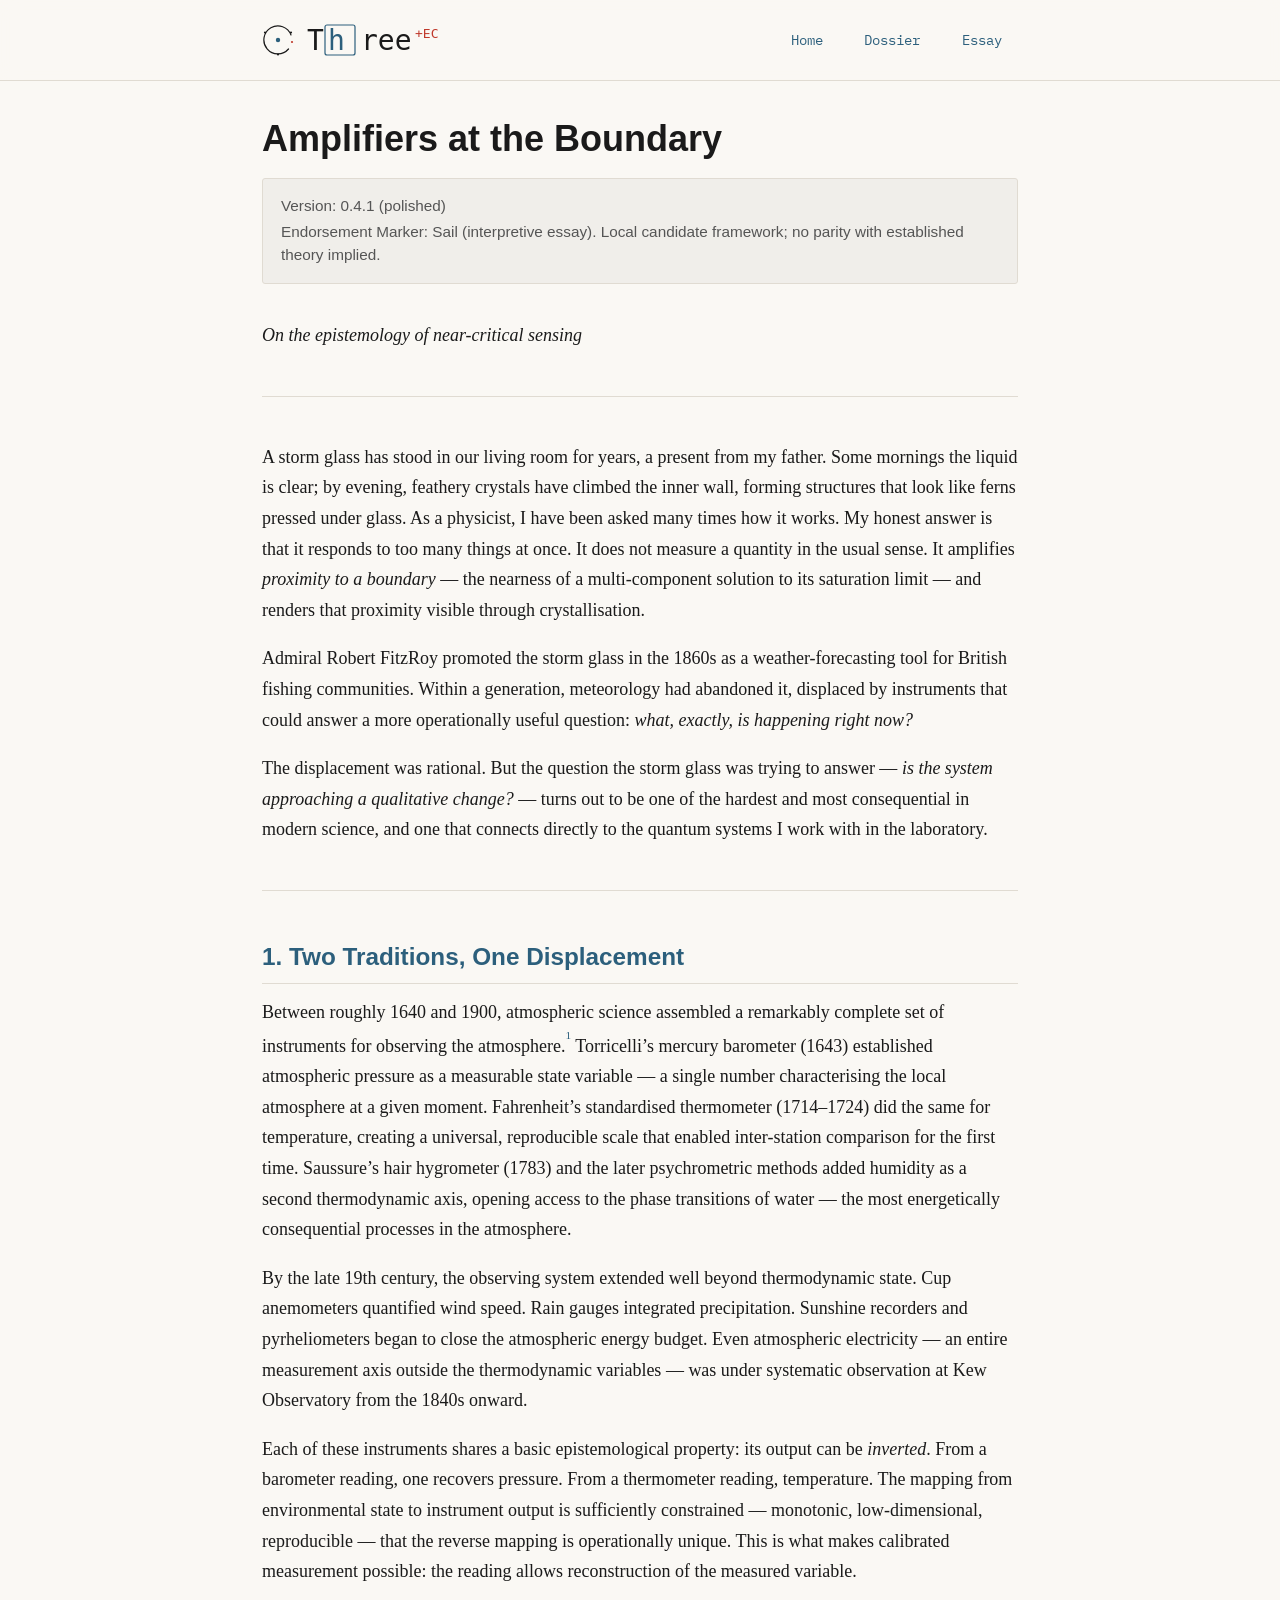
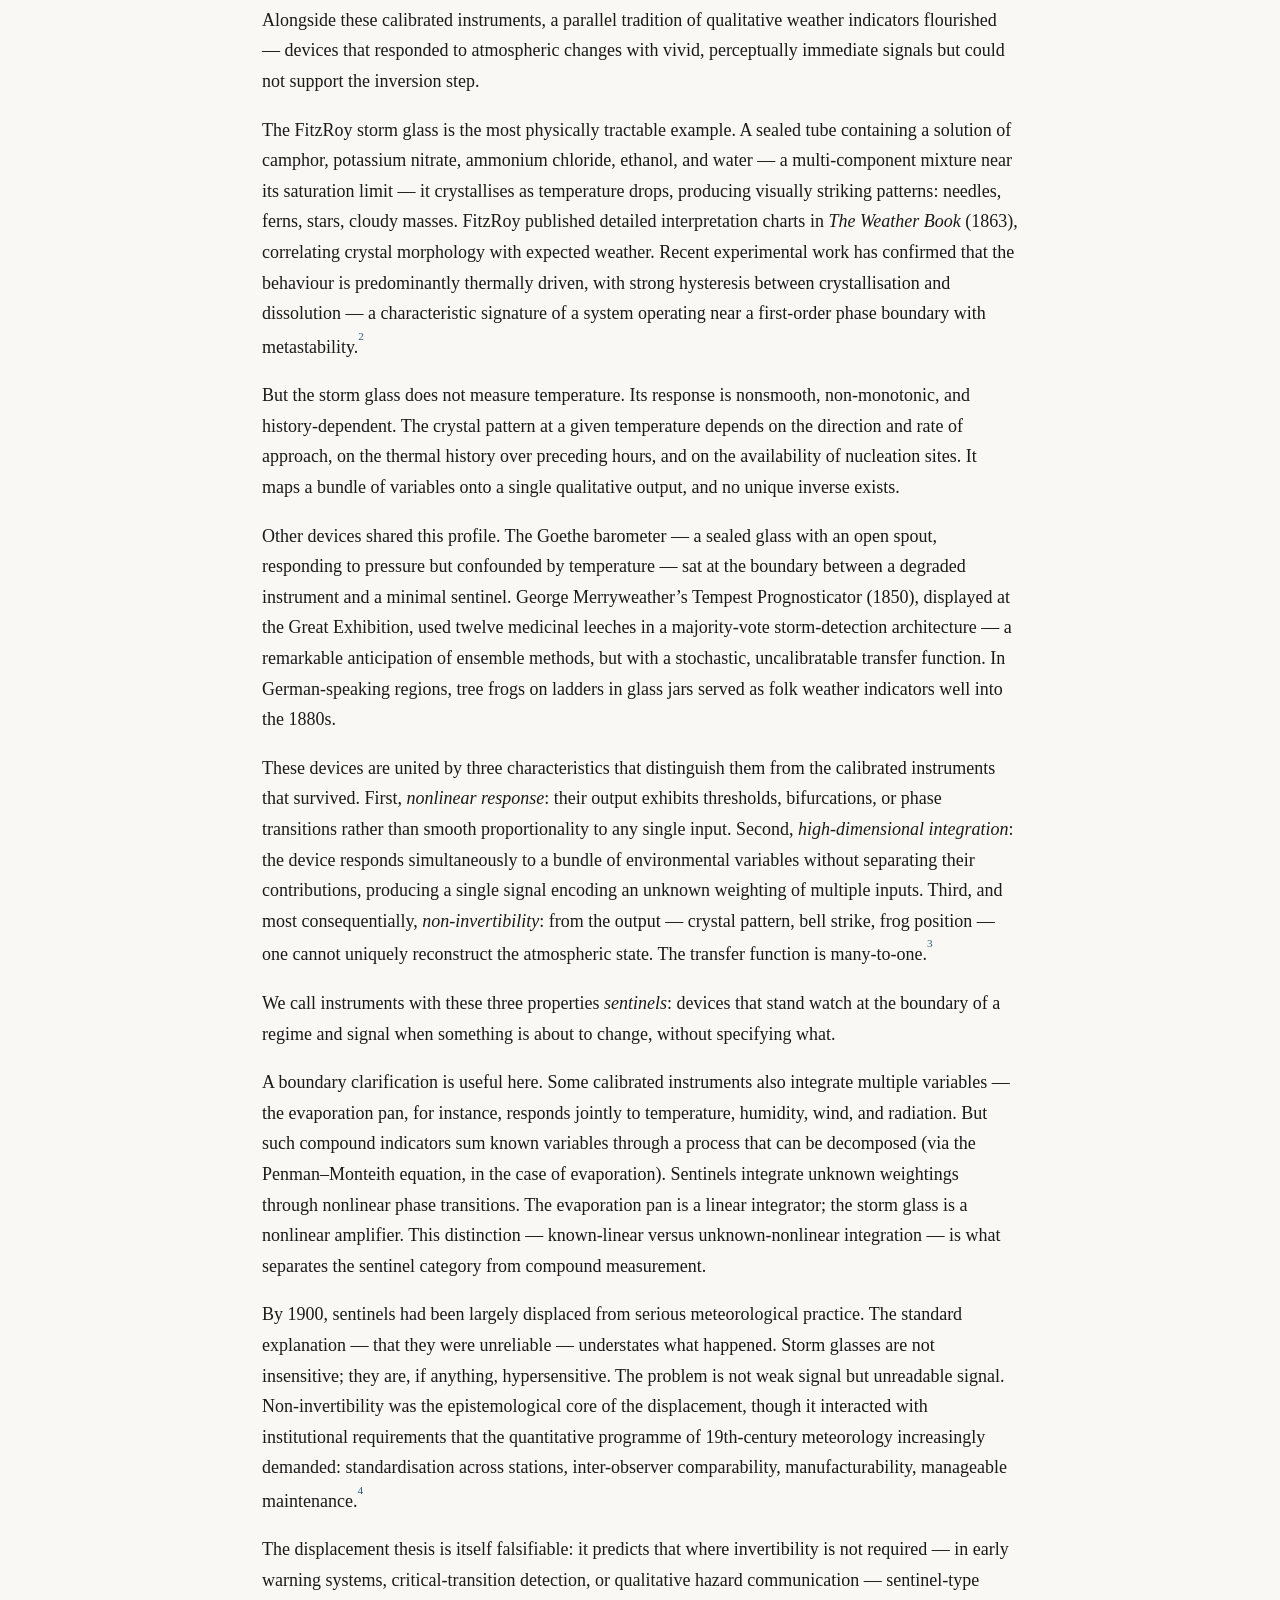
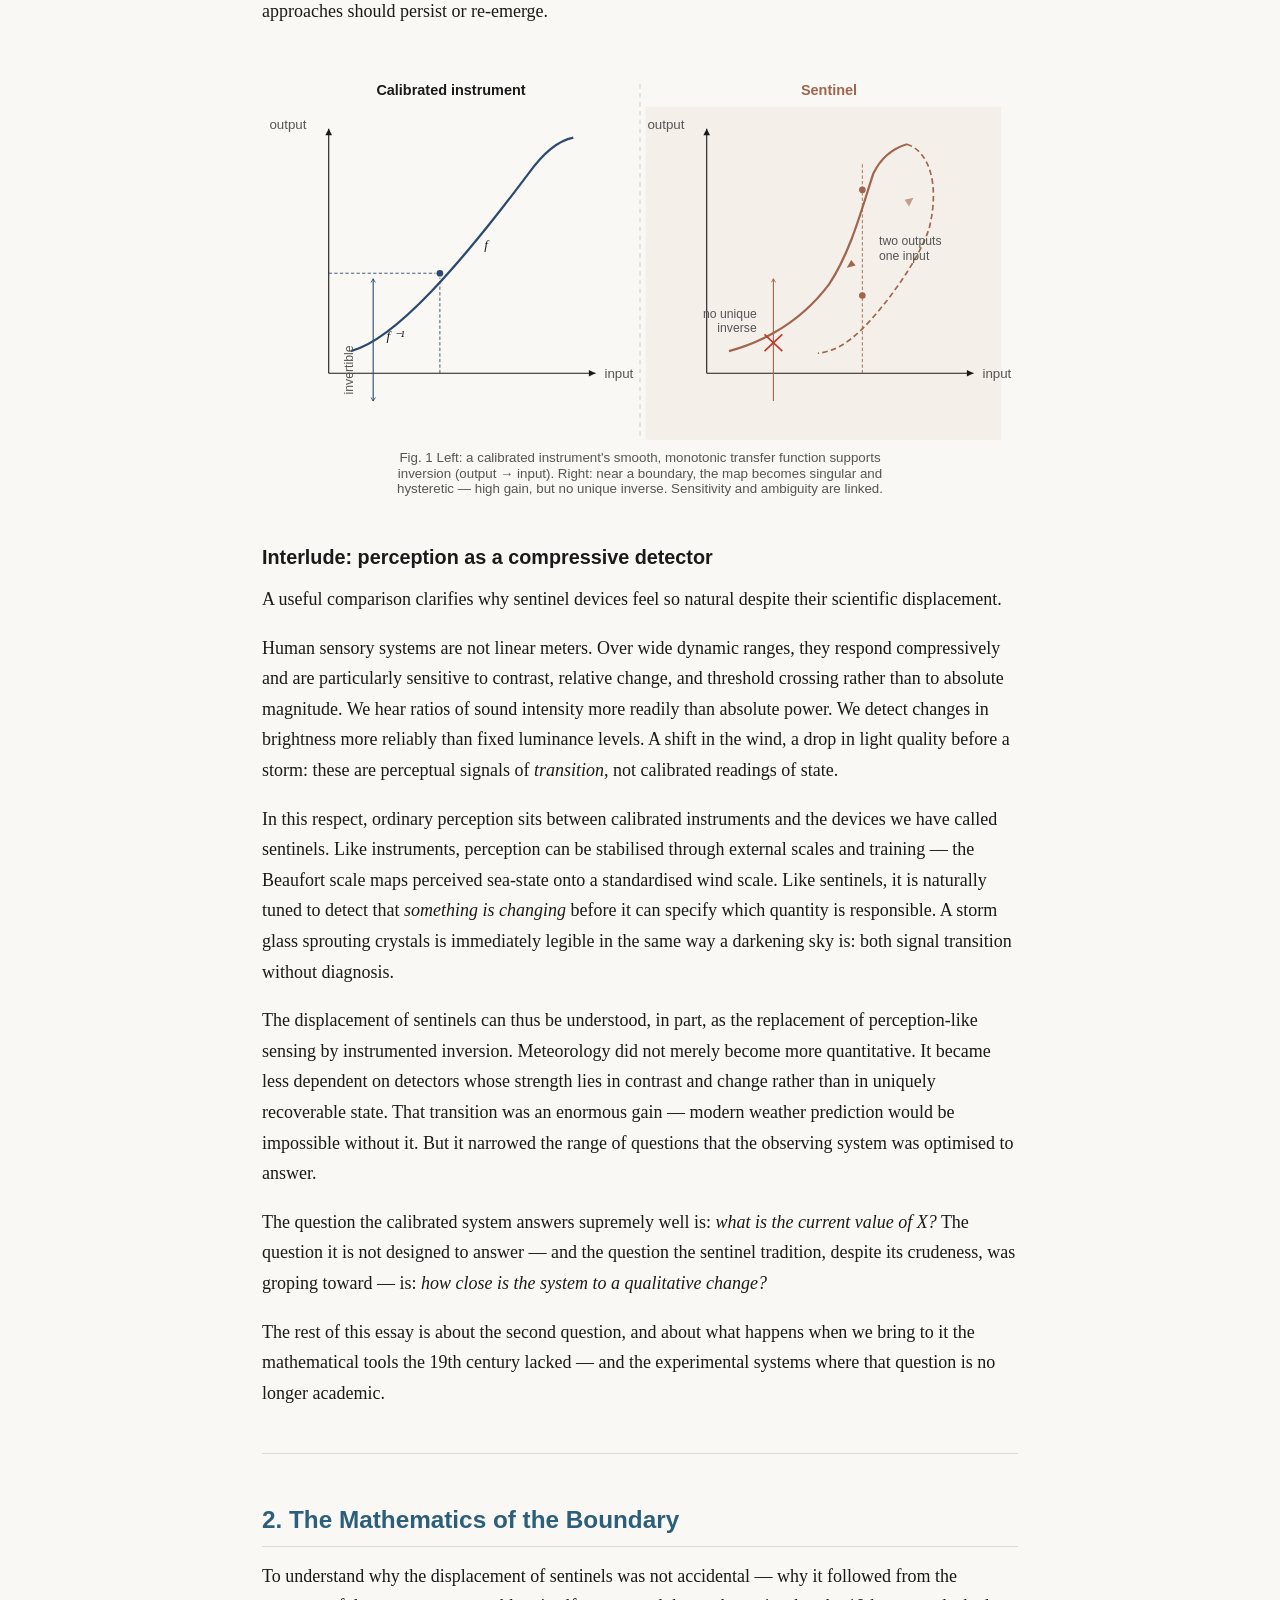
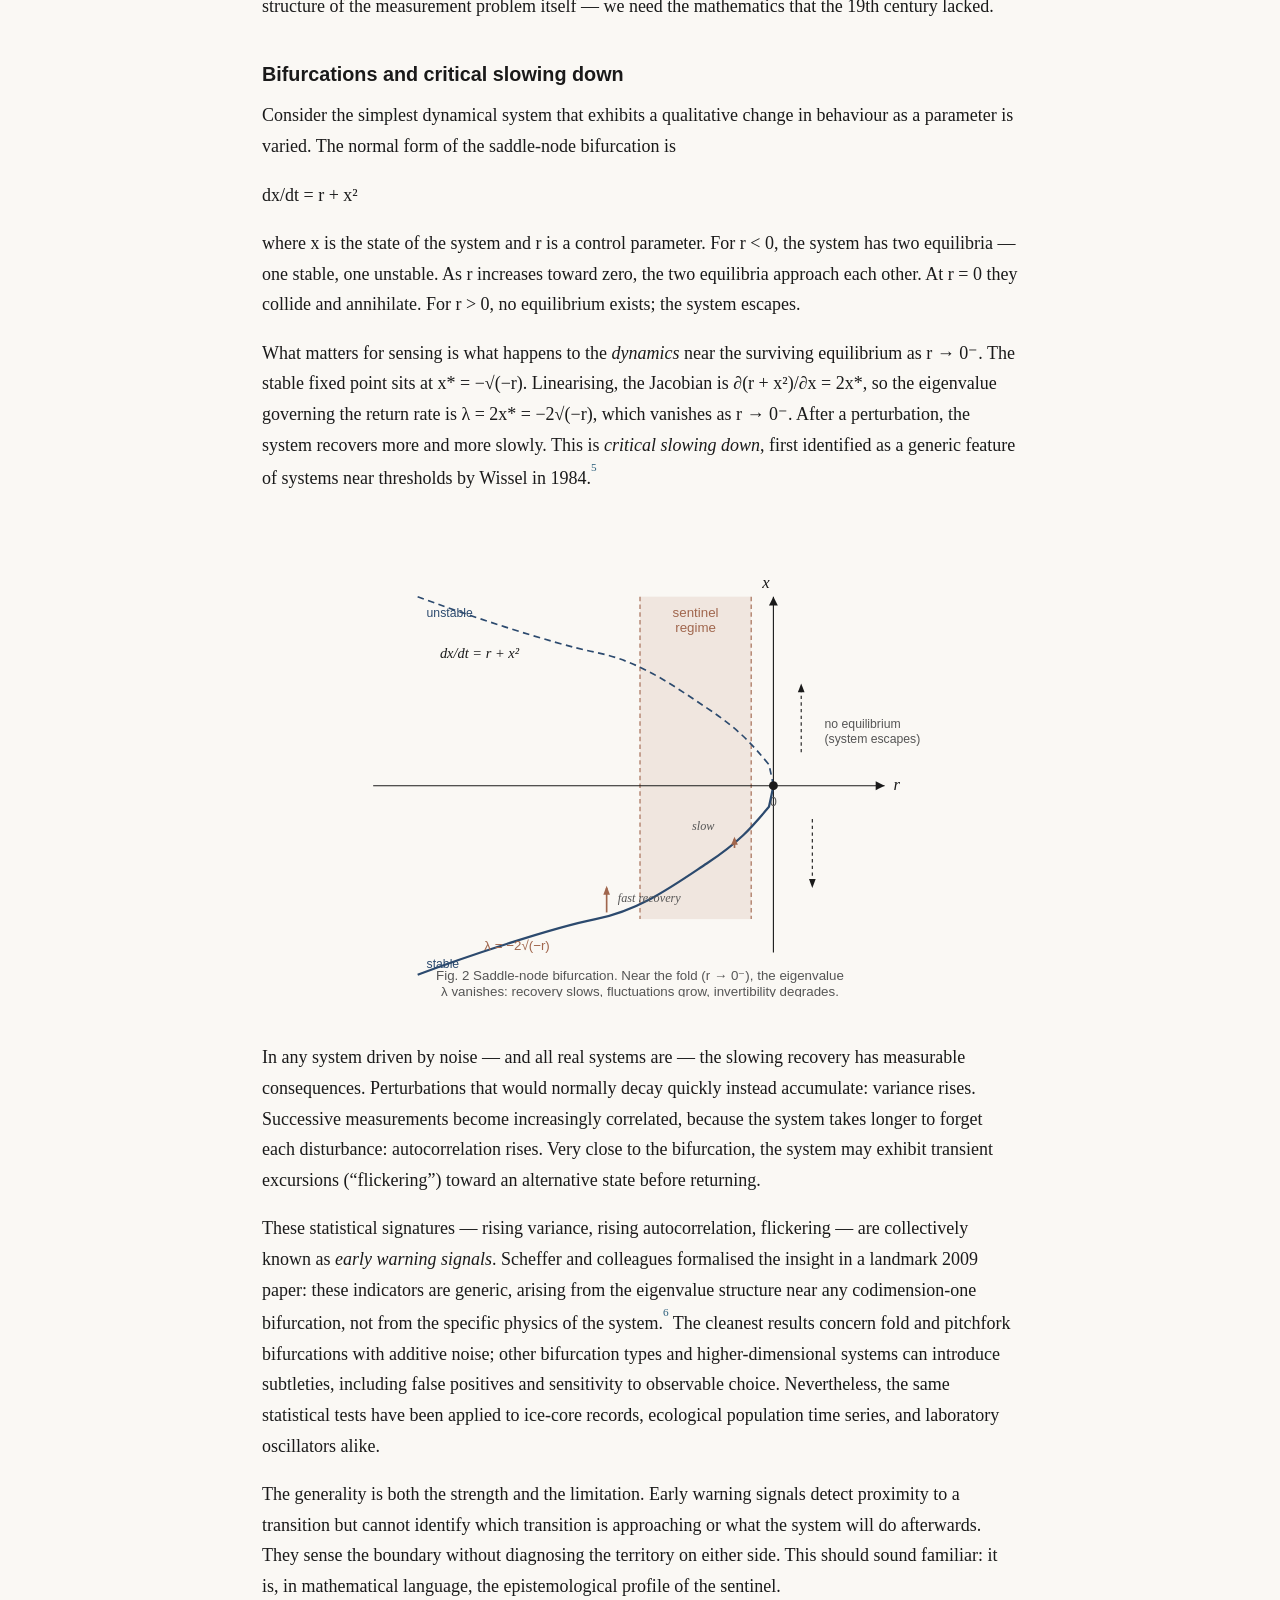
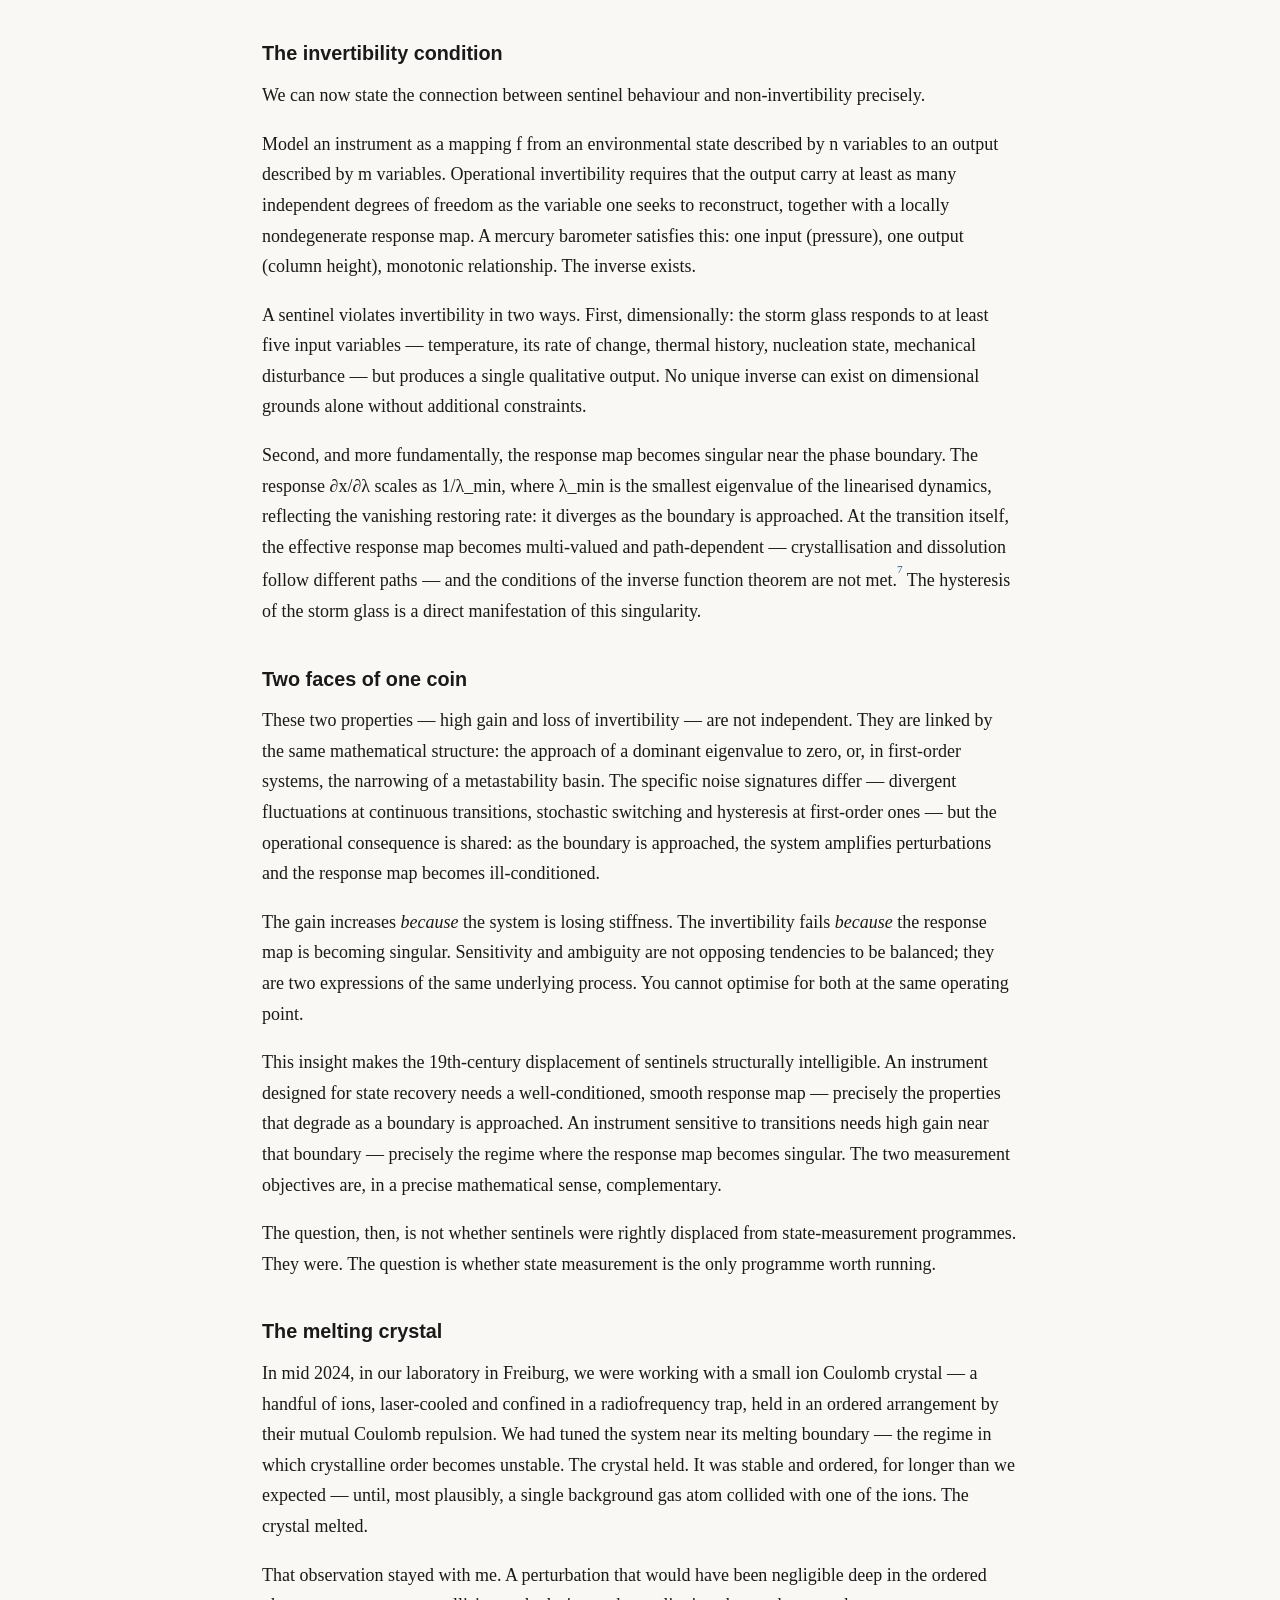
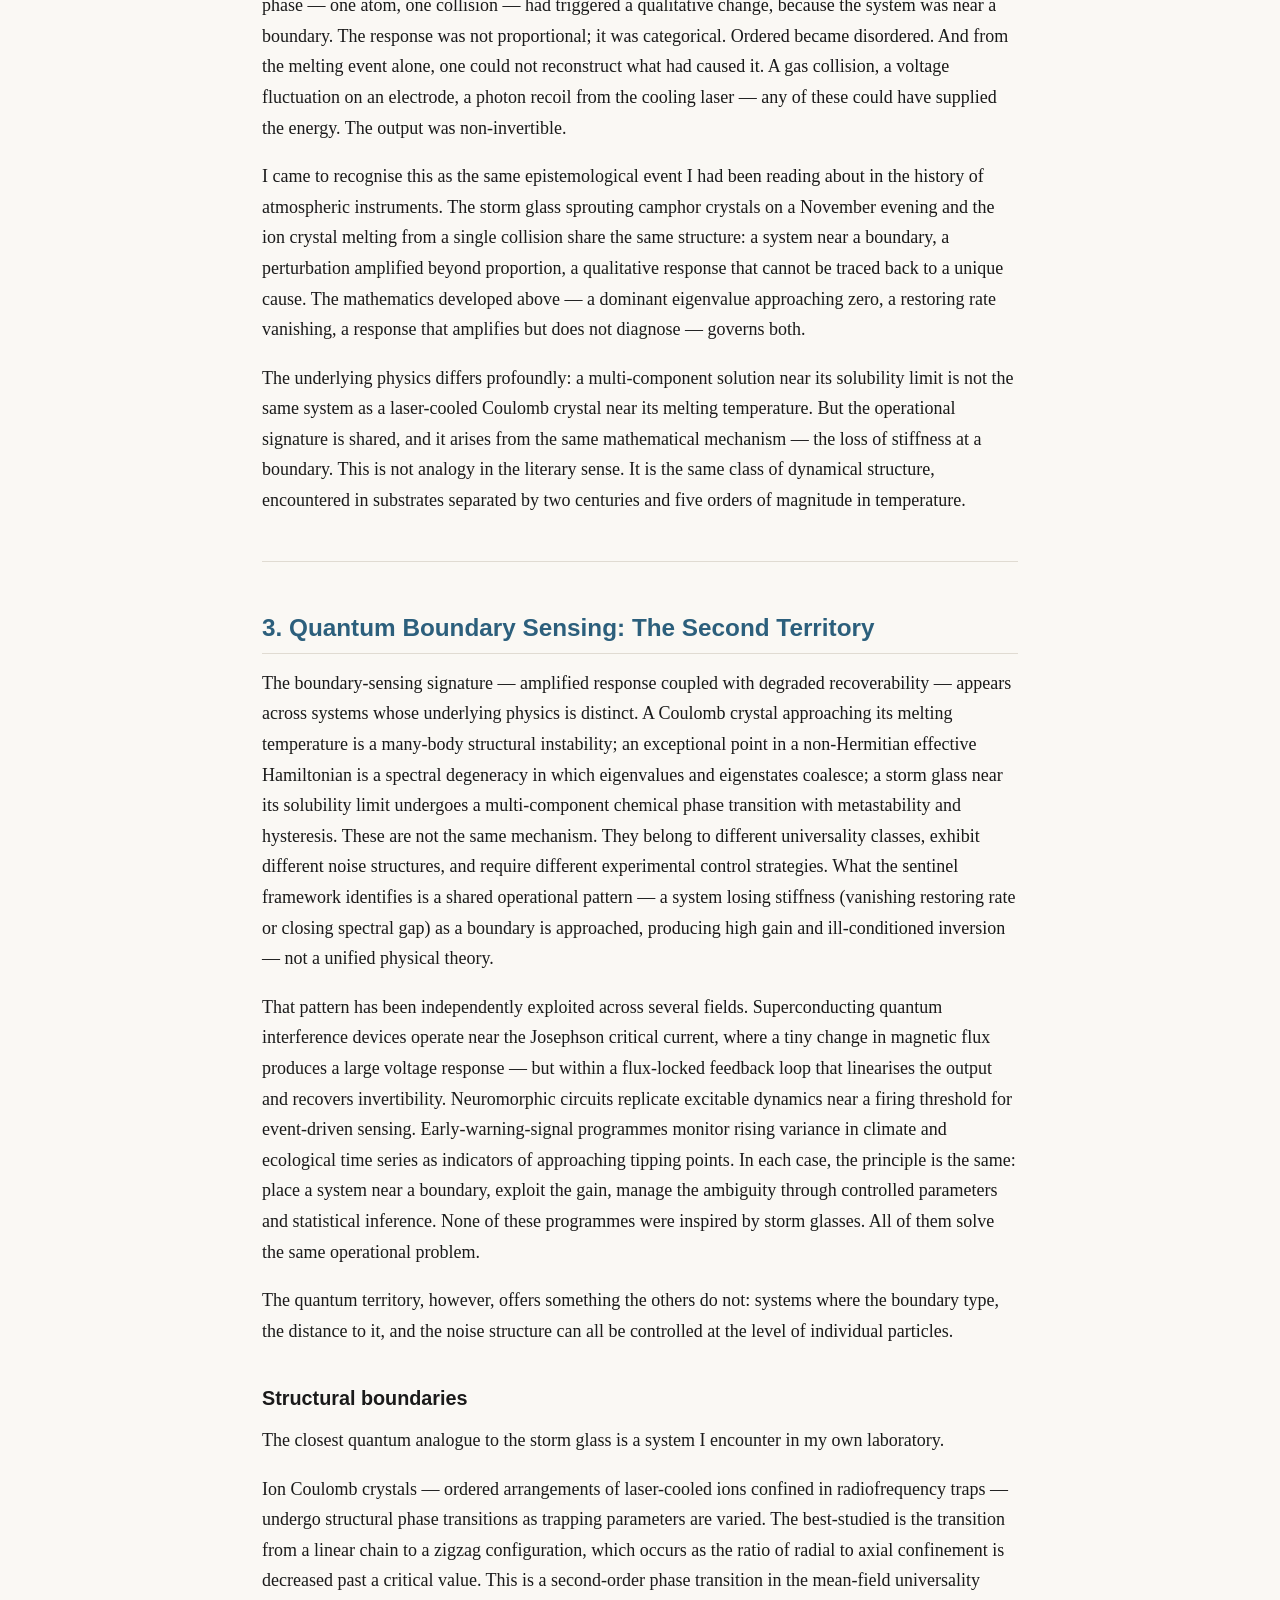
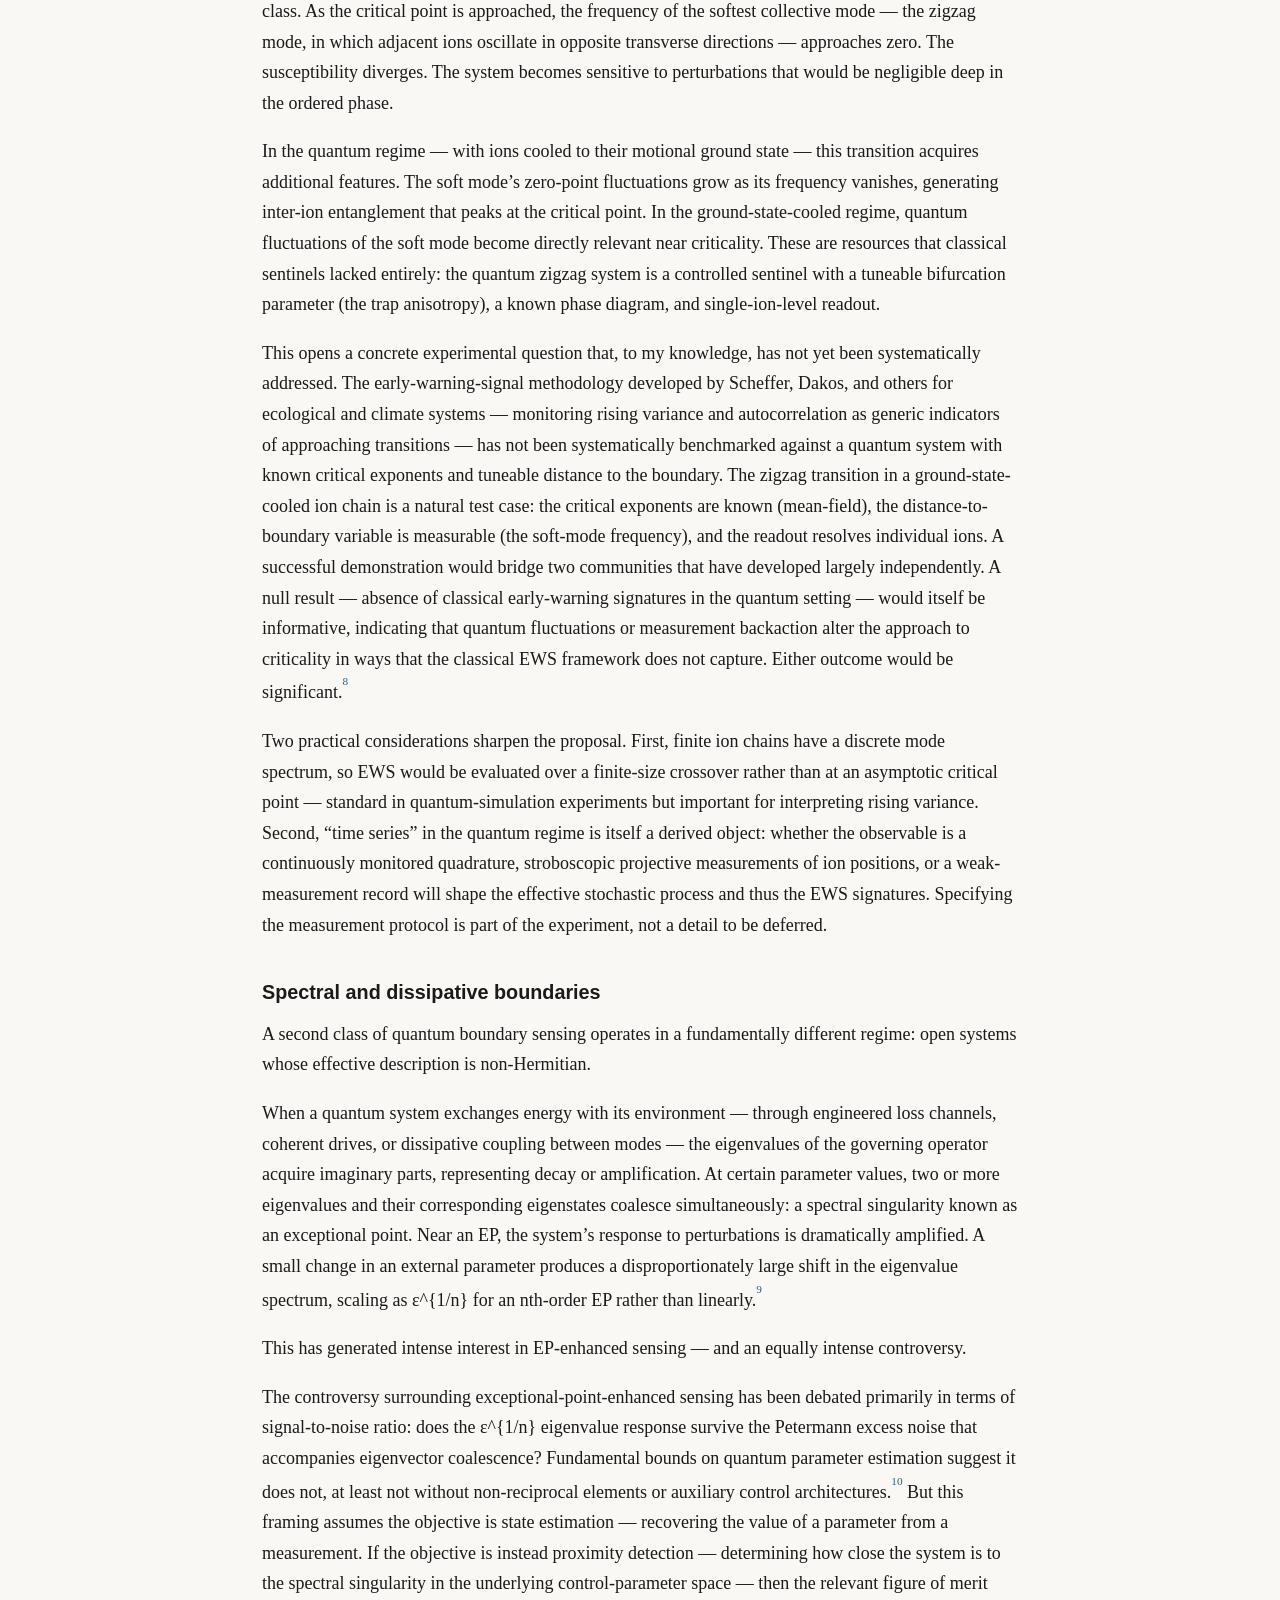
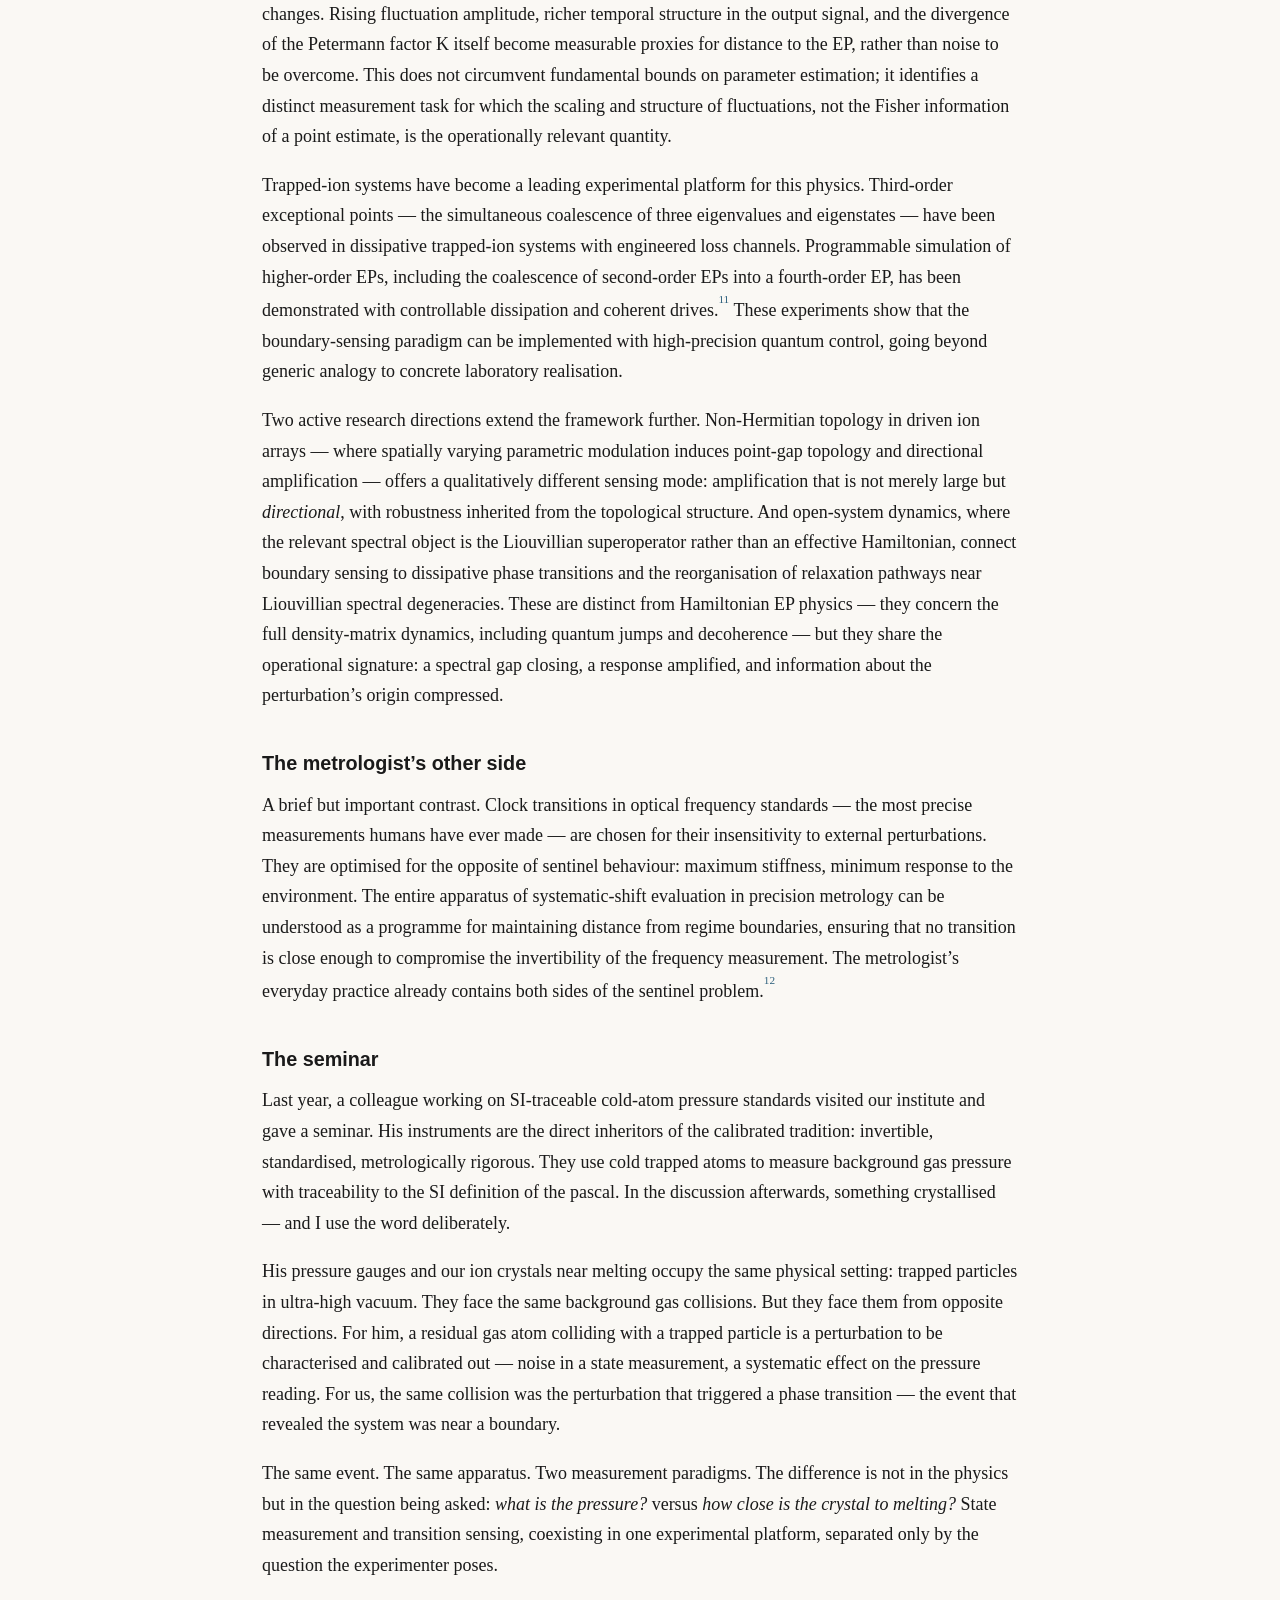
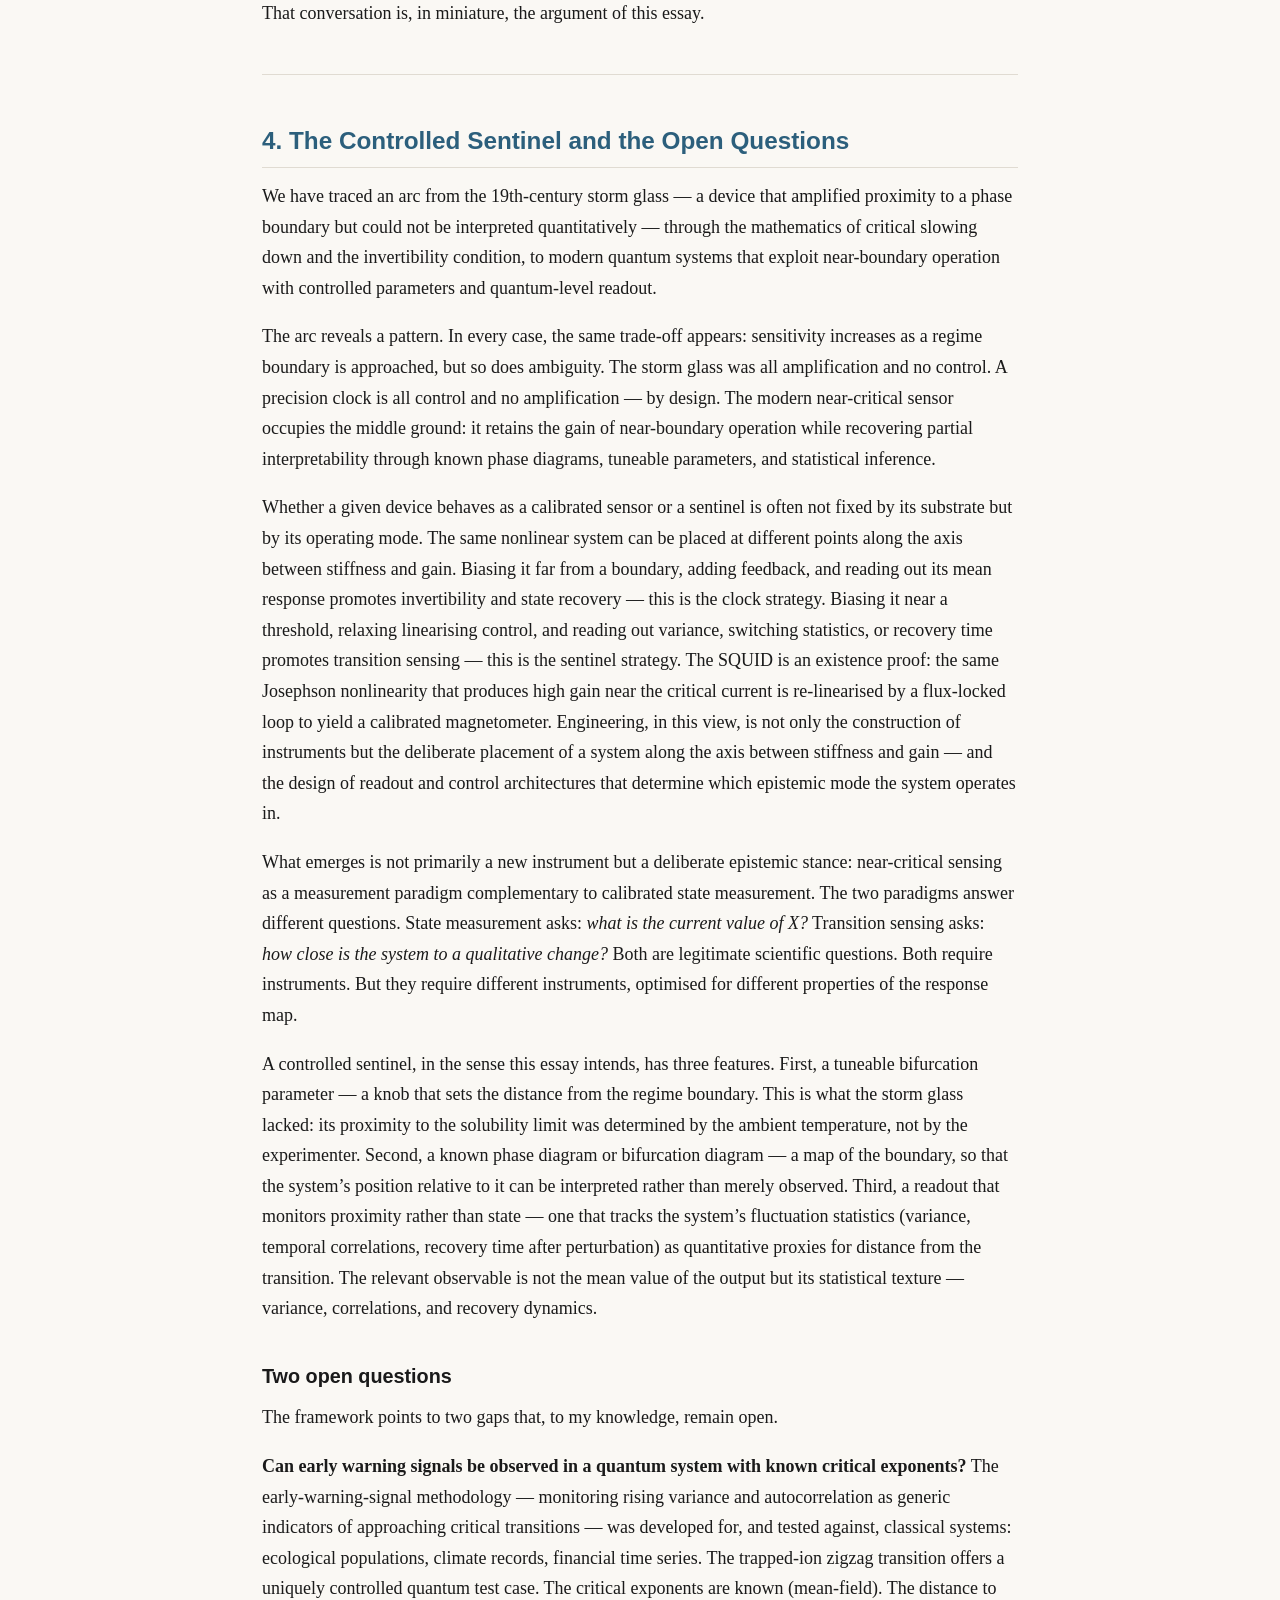
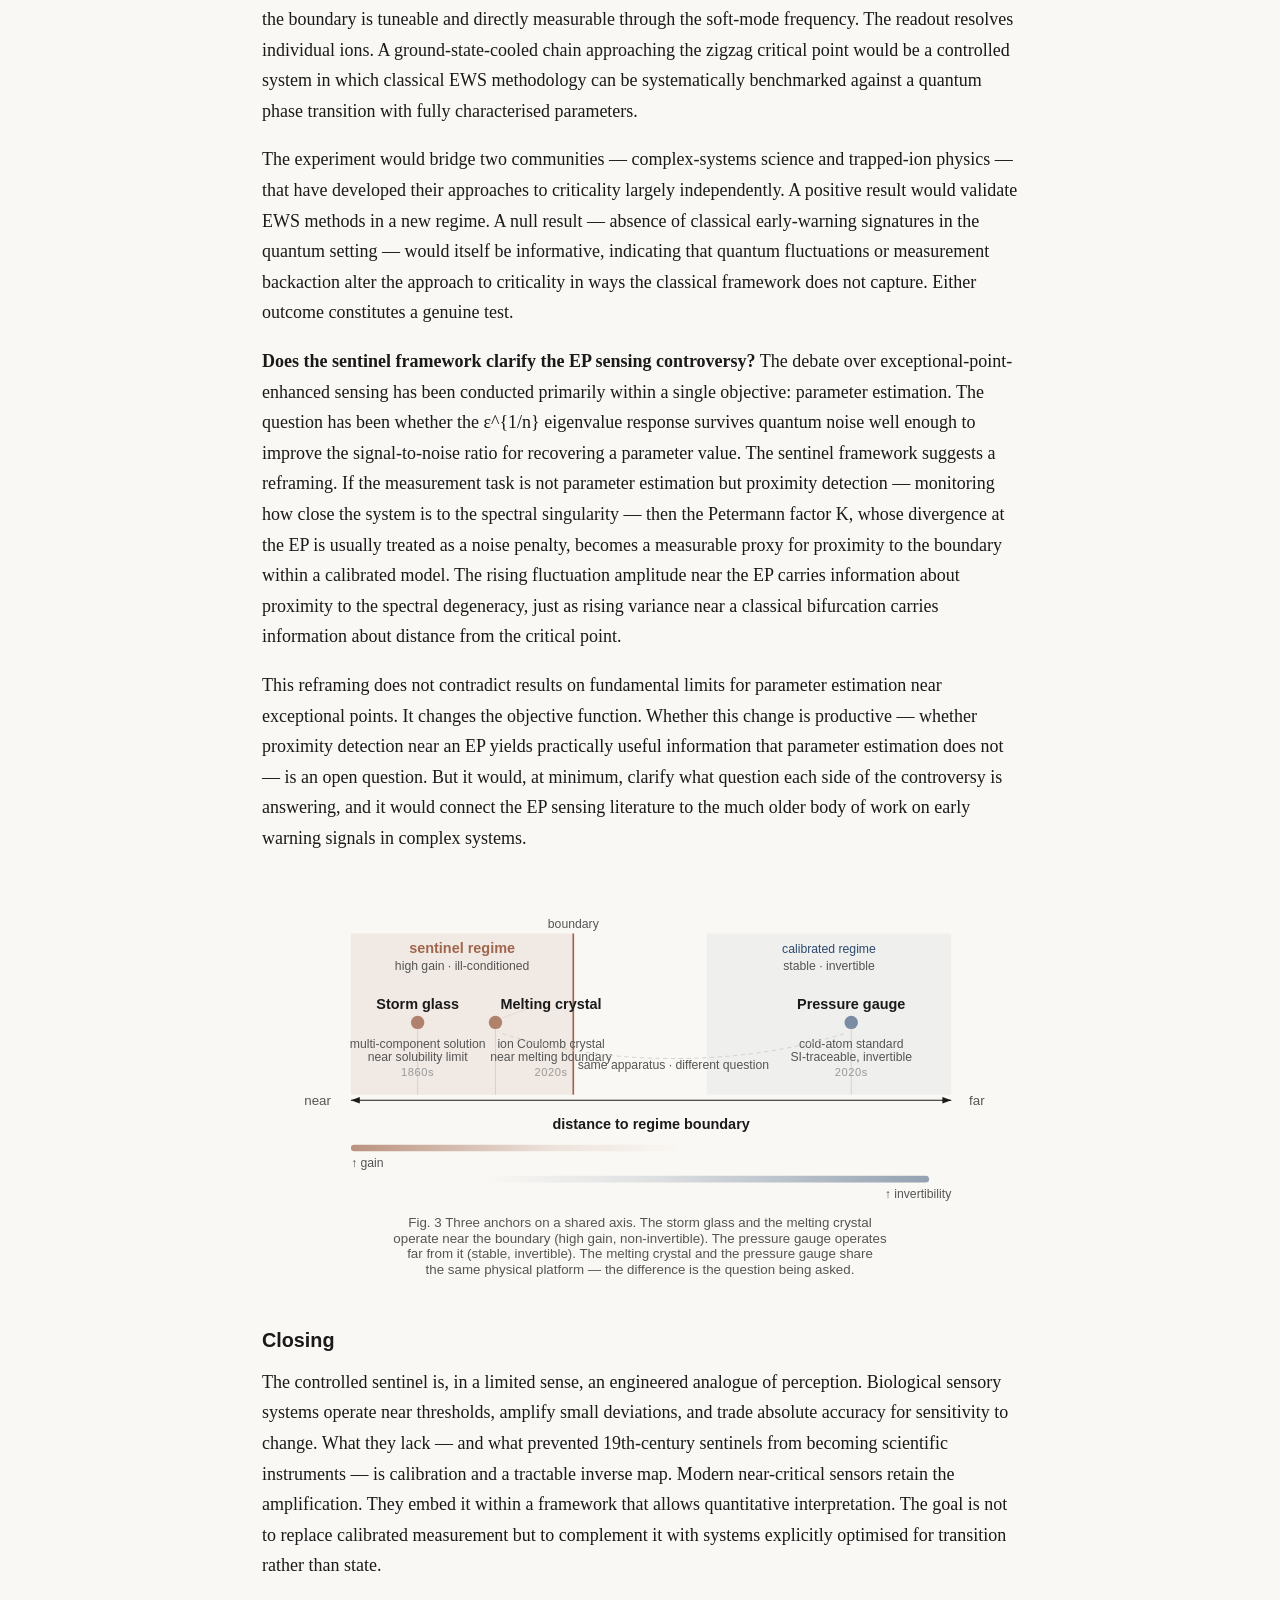
<file: site/essay.html>
<!DOCTYPE html>
<html lang="en">
<head>
  <meta charset="UTF-8">
  <meta name="viewport" content="width=device-width, initial-scale=1.0">
  <title>Amplifiers at the Boundary</title>
  <link rel="stylesheet" href="assets/tokens.css">
  <link rel="stylesheet" href="css/scholarly.css">
  <style>
/* scholarly.css — clean typography for academic texts */

:root {
  --text: var(--ink, #1a1a1a);
  --bg: var(--warm-white, #fafaf8);
  --accent: var(--sea, #2c4a6e);
  --border: var(--grid, #d4d0c8);
  --footnote: #555;
  --code-bg: #f0eeea;
  --max-width: 42rem;
  --font-body: 'Source Serif 4', 'Georgia', serif;
  --font-heading: 'Source Sans 3', 'Helvetica Neue', sans-serif;
  --font-code: 'Source Code Pro', 'Menlo', monospace;
}

@import url('https://fonts.googleapis.com/css2?family=Source+Serif+4:ital,opsz,wght@0,8..60,300;0,8..60,400;0,8..60,600;1,8..60,400&family=Source+Sans+3:wght@400;600&family=Source+Code+Pro:wght@400&display=swap');

*, *::before, *::after {
  box-sizing: border-box;
}

html {
  font-size: 18px;
  line-height: 1.7;
  -webkit-font-smoothing: antialiased;
}

body {
  font-family: var(--font-body);
  color: var(--text);
  background: var(--bg);
  margin: 0;
}

main {
  max-width: calc(var(--max-width) + 3rem);
  margin: 0 auto;
  padding: 2rem 1.5rem 4rem;
}

/* — Brand header — */

.site-header {
  position: sticky;
  top: 0;
  z-index: 20;
  backdrop-filter: blur(10px);
  background: rgba(250, 248, 244, 0.92);
  border-bottom: 1px solid var(--border);
}

.site-header__inner {
  max-width: calc(var(--max-width) + 3rem);
  margin: 0 auto;
  padding: 0.85rem 1.5rem;
  display: flex;
  align-items: center;
  justify-content: space-between;
  gap: 1rem 1.5rem;
}

.brand-lockup {
  display: inline-flex;
  align-items: center;
  gap: 0.7rem;
  min-height: 44px;
  text-decoration: none;
  color: inherit;
  flex-shrink: 0;
}

.brand-lockup img:first-child {
  width: 32px;
  height: 32px;
  flex: none;
}

.brand-lockup img:last-child {
  width: 200px;
  max-width: min(48vw, 200px);
  height: auto;
  flex: none;
}

/* — Headings — */

h1 {
  font-family: var(--font-heading);
  font-size: 2rem;
  font-weight: 600;
  line-height: 1.2;
  margin: 0 0 0.25rem;
  color: var(--text);
}

h1 + em, h1 + p > em:first-child {
  display: block;
  font-family: var(--font-heading);
  font-size: 1.1rem;
  font-weight: 400;
  color: var(--footnote);
  margin-bottom: 1.5rem;
}

h2 {
  font-family: var(--font-heading);
  font-size: 1.35rem;
  font-weight: 600;
  margin: 2.5rem 0 0.75rem;
  padding-bottom: 0.3rem;
  border-bottom: 1px solid var(--border);
  color: var(--accent);
}

h3 {
  font-family: var(--font-heading);
  font-size: 1.1rem;
  font-weight: 600;
  margin: 2rem 0 0.5rem;
  color: var(--text);
}

/* — Paragraphs and prose — */

p {
  margin: 0 0 1rem;
  text-align: left;
  hyphens: auto;
}

/* — Front matter block — */

.front-matter {
  font-family: var(--font-heading);
  font-size: 0.85rem;
  line-height: 1.5;
  color: var(--footnote);
  border: 1px solid var(--border);
  background: var(--code-bg);
  padding: 0.75rem 1rem;
  margin: 1rem 0 2rem;
  border-radius: 3px;
}

.front-matter p {
  margin: 0.15rem 0;
}

/* — Blockquotes — */

blockquote {
  margin: 1.25rem 0;
  padding: 0 0 0 1.25rem;
  border-left: 3px solid var(--border);
  color: var(--footnote);
}

/* — Figures — */

figure.essay-figure {
  margin: 2rem 0;
  padding: 0;
  text-align: center;
}

figure.essay-figure svg {
  max-width: 100%;
  height: auto;
}

/* — Lists — */

ul, ol {
  margin: 0.5rem 0 1rem;
  padding-left: 1.5rem;
}

li {
  margin-bottom: 0.35rem;
}

/* — Tables — */

table {
  width: 100%;
  border-collapse: collapse;
  margin: 1.25rem 0;
  font-size: 0.9rem;
}

thead {
  border-bottom: 2px solid var(--text);
}

th {
  font-family: var(--font-heading);
  font-weight: 600;
  text-align: left;
  padding: 0.4rem 0.6rem;
}

td {
  padding: 0.35rem 0.6rem;
  border-bottom: 1px solid var(--border);
  vertical-align: top;
}

/* — Code — */

code {
  font-family: var(--font-code);
  font-size: 0.85em;
  background: var(--code-bg);
  padding: 0.1em 0.3em;
  border-radius: 2px;
}

pre {
  background: var(--code-bg);
  padding: 1rem;
  overflow-x: auto;
  border-radius: 3px;
  font-size: 0.85rem;
  line-height: 1.5;
}

/* — Horizontal rules — */

hr {
  border: none;
  border-top: 1px solid var(--border);
  margin: 2.5rem 0;
}

/* — Links — */

a {
  color: var(--accent);
  text-decoration: underline;
  text-decoration-thickness: 1px;
  text-underline-offset: 2px;
}

a:hover {
  color: #1a3555;
}

/* — Footnotes — */

.footnote-ref {
  font-size: 0.75em;
  vertical-align: super;
  line-height: 0;
  text-decoration: none;
}

.footnotes {
  margin-top: 3rem;
  padding-top: 1rem;
  border-top: 1px solid var(--border);
  font-size: 0.85rem;
  line-height: 1.6;
  color: var(--footnote);
}

.footnotes ol {
  padding-left: 1.25rem;
}

.footnotes li {
  margin-bottom: 0.75rem;
}

.footnotes p {
  margin: 0;
}

/* — Emphasis — */

strong {
  font-weight: 600;
}

em {
  font-style: italic;
}

/* — Navigation — */

nav.site-nav {
  display: flex;
  flex-wrap: wrap;
  justify-content: flex-end;
  gap: 0.35rem 0.5rem;
  font-family: var(--font-mono, 'IBM Plex Mono', monospace);
  font-size: 0.75rem;
}

nav.site-nav a {
  display: inline-flex;
  align-items: center;
  justify-content: center;
  min-height: var(--min-target, 2.75rem);
  padding: 0.45rem 0.85rem;
  text-decoration: none;
  color: var(--accent);
  border: 1px solid transparent;
  background: transparent;
}

nav.site-nav a:hover {
  color: var(--text);
  border-color: var(--border);
  background: rgba(250, 248, 244, 0.88);
}

/* — Print — */

@media print {
  body {
    font-size: 11pt;
    color: #000;
    background: #fff;
  }
  .site-header, .front-matter {
    display: none;
  }
  h2 {
    border-bottom-color: #000;
    color: #000;
  }
}

/* — Responsive — */

@media (max-width: 600px) {
  .site-header {
    transition: transform 220ms ease;
  }
  .site-header.is-hidden {
    transform: translateY(calc(-100% - 1px));
  }
  html {
    font-size: 16px;
  }
  main {
    padding: 1rem 1rem 3rem;
  }
  .site-header__inner {
    padding: 0.75rem 1rem;
    flex-direction: column;
    align-items: flex-start;
  }
  .brand-lockup img:last-child {
    width: 170px;
  }
  nav.site-nav {
    justify-content: flex-start;
  }
  h1 {
    font-size: 1.6rem;
  }
  table {
    font-size: 0.8rem;
  }
}

  </style>
</head>
<body>
  <header class="site-header">
    <div class="site-header__inner">
      <a class="brand-lockup" href="index.html" aria-label="Near-Critical Sensing home">
        <img src="assets/emblem-32.svg" alt="T(h)reehouse +EC emblem" width="32" height="32">
        <img src="assets/wordmark-full.svg" alt="T(h)reehouse +EC wordmark" width="200" height="44">
      </a>
      <nav class="site-nav" aria-label="Primary">
        <a href="index.html">Home</a> <a href="dossier.html">Dossier</a> <a href="essay.html">Essay</a>
      </nav>
    </div>
  </header>
  <main>
    <h1 id="amplifiers-at-the-boundary">Amplifiers at the Boundary</h1>
<div class="front-matter"><p>Version: 0.4.1 (polished)</p><p>Endorsement Marker: Sail (interpretive essay). Local candidate framework; no parity with established theory implied.</p></div>
<p><em>On the epistemology of near-critical sensing</em></p>
<hr />
<p>A storm glass has stood in our living room for years, a present from my father. Some mornings the liquid is clear; by evening, feathery crystals have climbed the inner wall, forming structures that look like ferns pressed under glass. As a physicist, I have been asked many times how it works. My honest answer is that it responds to too many things at once. It does not measure a quantity in the usual sense. It amplifies <em>proximity to a boundary</em> — the nearness of a multi-component solution to its saturation limit — and renders that proximity visible through crystallisation.</p>
<p>Admiral Robert FitzRoy promoted the storm glass in the 1860s as a weather-forecasting tool for British fishing communities. Within a generation, meteorology had abandoned it, displaced by instruments that could answer a more operationally useful question: <em>what, exactly, is happening right now?</em></p>
<p>The displacement was rational. But the question the storm glass was trying to answer — <em>is the system approaching a qualitative change?</em> — turns out to be one of the hardest and most consequential in modern science, and one that connects directly to the quantum systems I work with in the laboratory.</p>
<hr />
<h2 id="1-two-traditions-one-displacement">1. Two Traditions, One Displacement</h2>
<p>Between roughly 1640 and 1900, atmospheric science assembled a remarkably complete set of instruments for observing the atmosphere.<sup id="fnref:1"><a class="footnote-ref" href="#fn:1">1</a></sup> Torricelli&rsquo;s mercury barometer (1643) established atmospheric pressure as a measurable state variable — a single number characterising the local atmosphere at a given moment. Fahrenheit&rsquo;s standardised thermometer (1714–1724) did the same for temperature, creating a universal, reproducible scale that enabled inter-station comparison for the first time. Saussure&rsquo;s hair hygrometer (1783) and the later psychrometric methods added humidity as a second thermodynamic axis, opening access to the phase transitions of water — the most energetically consequential processes in the atmosphere.</p>
<p>By the late 19th century, the observing system extended well beyond thermodynamic state. Cup anemometers quantified wind speed. Rain gauges integrated precipitation. Sunshine recorders and pyrheliometers began to close the atmospheric energy budget. Even atmospheric electricity — an entire measurement axis outside the thermodynamic variables — was under systematic observation at Kew Observatory from the 1840s onward.</p>
<p>Each of these instruments shares a basic epistemological property: its output can be <em>inverted</em>. From a barometer reading, one recovers pressure. From a thermometer reading, temperature. The mapping from environmental state to instrument output is sufficiently constrained — monotonic, low-dimensional, reproducible — that the reverse mapping is operationally unique. This is what makes calibrated measurement possible: the reading allows reconstruction of the measured variable.</p>
<p>Alongside these calibrated instruments, a parallel tradition of qualitative weather indicators flourished — devices that responded to atmospheric changes with vivid, perceptually immediate signals but could not support the inversion step.</p>
<p>The FitzRoy storm glass is the most physically tractable example. A sealed tube containing a solution of camphor, potassium nitrate, ammonium chloride, ethanol, and water — a multi-component mixture near its saturation limit — it crystallises as temperature drops, producing visually striking patterns: needles, ferns, stars, cloudy masses. FitzRoy published detailed interpretation charts in <em>The Weather Book</em> (1863), correlating crystal morphology with expected weather. Recent experimental work has confirmed that the behaviour is predominantly thermally driven, with strong hysteresis between crystallisation and dissolution — a characteristic signature of a system operating near a first-order phase boundary with metastability.<sup id="fnref:2"><a class="footnote-ref" href="#fn:2">2</a></sup></p>
<p>But the storm glass does not measure temperature. Its response is nonsmooth, non-monotonic, and history-dependent. The crystal pattern at a given temperature depends on the direction and rate of approach, on the thermal history over preceding hours, and on the availability of nucleation sites. It maps a bundle of variables onto a single qualitative output, and no unique inverse exists.</p>
<p>Other devices shared this profile. The Goethe barometer — a sealed glass with an open spout, responding to pressure but confounded by temperature — sat at the boundary between a degraded instrument and a minimal sentinel. George Merryweather&rsquo;s Tempest Prognosticator (1850), displayed at the Great Exhibition, used twelve medicinal leeches in a majority-vote storm-detection architecture — a remarkable anticipation of ensemble methods, but with a stochastic, uncalibratable transfer function. In German-speaking regions, tree frogs on ladders in glass jars served as folk weather indicators well into the 1880s.</p>
<p>These devices are united by three characteristics that distinguish them from the calibrated instruments that survived. First, <em>nonlinear response</em>: their output exhibits thresholds, bifurcations, or phase transitions rather than smooth proportionality to any single input. Second, <em>high-dimensional integration</em>: the device responds simultaneously to a bundle of environmental variables without separating their contributions, producing a single signal encoding an unknown weighting of multiple inputs. Third, and most consequentially, <em>non-invertibility</em>: from the output — crystal pattern, bell strike, frog position — one cannot uniquely reconstruct the atmospheric state. The transfer function is many-to-one.<sup id="fnref:3"><a class="footnote-ref" href="#fn:3">3</a></sup></p>
<p>We call instruments with these three properties <em>sentinels</em>: devices that stand watch at the boundary of a regime and signal when something is about to change, without specifying what.</p>
<p>A boundary clarification is useful here. Some calibrated instruments also integrate multiple variables — the evaporation pan, for instance, responds jointly to temperature, humidity, wind, and radiation. But such compound indicators sum known variables through a process that can be decomposed (via the Penman–Monteith equation, in the case of evaporation). Sentinels integrate unknown weightings through nonlinear phase transitions. The evaporation pan is a linear integrator; the storm glass is a nonlinear amplifier. This distinction — known-linear versus unknown-nonlinear integration — is what separates the sentinel category from compound measurement.</p>
<p>By 1900, sentinels had been largely displaced from serious meteorological practice. The standard explanation — that they were unreliable — understates what happened. Storm glasses are not insensitive; they are, if anything, hypersensitive. The problem is not weak signal but unreadable signal. Non-invertibility was the epistemological core of the displacement, though it interacted with institutional requirements that the quantitative programme of 19th-century meteorology increasingly demanded: standardisation across stations, inter-observer comparability, manufacturability, manageable maintenance.<sup id="fnref:4"><a class="footnote-ref" href="#fn:4">4</a></sup></p>
<p>The displacement thesis is itself falsifiable: it predicts that where invertibility is not required — in early warning systems, critical-transition detection, or qualitative hazard communication — sentinel-type approaches should persist or re-emerge.</p>
<figure class="essay-figure">
<svg xmlns="http://www.w3.org/2000/svg" viewBox="0 0 680 390" width="100%">
  <style>
    .ax{stroke:#1a1a1a;stroke-width:.8;fill:none}
    .lab{font-family:'Source Sans 3',sans-serif;font-size:12px;fill:#555}
    .lab-b{font-family:'Source Sans 3',sans-serif;font-size:13px;fill:#2c4a6e;font-weight:600}
    .lab-w{font-family:'Source Sans 3',sans-serif;font-size:13px;fill:#a0664d;font-weight:600}
    .an{font-family:'Source Sans 3',sans-serif;font-size:11px;fill:#555}
    .cv-c{stroke:#2c4a6e;stroke-width:2;fill:none}
    .cv-s{stroke:#a0664d;stroke-width:2;fill:none}
    .cv-h{stroke:#a0664d;stroke-width:1.5;fill:none;stroke-dasharray:5 3}
    .sbg{fill:#a0664d;opacity:.06}
    .dv{stroke:#d4d0c8;stroke-width:1;stroke-dasharray:4 4}
    .mi{font-family:'Source Serif 4',Georgia,serif;font-style:italic;font-size:12px;fill:#1a1a1a}
    .cap{font-family:'Source Sans 3',sans-serif;font-size:12px;fill:#555}
  </style>
  <defs>
    <marker id="ab" viewBox="0 0 10 10" refX="8" refY="5" markerWidth="5" markerHeight="5" orient="auto-start-reverse">
      <path d="M2 1.5L8 5L2 8.5" fill="none" stroke="#2c4a6e" stroke-width="1.5" stroke-linecap="round" stroke-linejoin="round"/>
    </marker>
    <marker id="aw" viewBox="0 0 10 10" refX="8" refY="5" markerWidth="5" markerHeight="5" orient="auto-start-reverse">
      <path d="M2 1.5L8 5L2 8.5" fill="none" stroke="#a0664d" stroke-width="1.5" stroke-linecap="round" stroke-linejoin="round"/>
    </marker>
  </defs>
  <line class="dv" x1="340" y1="20" x2="340" y2="340"/>

  <!-- LEFT: Calibrated -->
  <text class="lab-b" x="170" y="30" text-anchor="middle">Calibrated instrument</text>
  <line class="ax" x1="60" y1="280" x2="300" y2="280"/>
  <line class="ax" x1="60" y1="280" x2="60" y2="60"/>
  <polygon points="300,280 294,277 294,283" fill="#1a1a1a"/>
  <polygon points="60,60 57,66 63,66" fill="#1a1a1a"/>
  <text class="lab" x="308" y="284">input</text>
  <text class="lab" x="40" y="60" text-anchor="end">output</text>
  <path class="cv-c" d="M80,260 C120,250 180,180 240,100 Q260,72 280,68"/>
  <line x1="160" y1="280" x2="160" y2="194" stroke="#2c4a6e" stroke-width=".8" stroke-dasharray="3 2"/>
  <line x1="60" y1="190" x2="156" y2="190" stroke="#2c4a6e" stroke-width=".8" stroke-dasharray="3 2"/>
  <circle cx="160" cy="190" r="3" fill="#2c4a6e"/>
  <line x1="100" y1="305" x2="100" y2="195" stroke="#2c4a6e" stroke-width="1" fill="none" marker-start="url(#ab)" marker-end="url(#ab)"/>
  <text class="an" x="82" y="255" text-anchor="end" transform="rotate(-90,82,255)">invertible</text>
  <text class="mi" x="200" y="168">f</text>
  <text class="mi" x="112" y="250">f ⁻¹</text>

  <!-- RIGHT: Sentinel -->
  <rect class="sbg" x="345" y="40" width="320" height="300"/>
  <text class="lab-w" x="510" y="30" text-anchor="middle">Sentinel</text>
  <line class="ax" x1="400" y1="280" x2="640" y2="280"/>
  <line class="ax" x1="400" y1="280" x2="400" y2="60"/>
  <polygon points="640,280 634,277 634,283" fill="#1a1a1a"/>
  <polygon points="400,60 397,66 403,66" fill="#1a1a1a"/>
  <text class="lab" x="648" y="284">input</text>
  <text class="lab" x="380" y="60" text-anchor="end">output</text>
  <path class="cv-s" d="M420,260 C440,255 480,240 510,200 C530,170 540,130 550,100 Q560,80 580,74"/>
  <path class="cv-h" d="M580,74 C600,80 610,110 600,150 C590,180 560,220 540,240 Q520,260 500,262"/>
  <line x1="540" y1="280" x2="540" y2="90" stroke="#a0664d" stroke-width=".8" stroke-dasharray="3 2"/>
  <circle cx="540" cy="115" r="3" fill="#a0664d"/>
  <circle cx="540" cy="210" r="3" fill="#a0664d"/>
  <line x1="460" y1="305" x2="460" y2="195" stroke="#a0664d" stroke-width="1" fill="none" marker-end="url(#aw)"/>
  <line x1="452" y1="245" x2="468" y2="260" stroke="#c0392b" stroke-width="1.5"/>
  <line x1="452" y1="260" x2="468" y2="245" stroke="#c0392b" stroke-width="1.5"/>
  <text class="an" x="445" y="230" text-anchor="end" fill="#a0664d">no unique</text>
  <text class="an" x="445" y="243" text-anchor="end" fill="#a0664d">inverse</text>
  <text class="an" x="555" y="165" fill="#a0664d">two outputs</text>
  <text class="an" x="555" y="178" fill="#a0664d">one input</text>
  <polygon points="530,178 526,185 534,183" fill="#a0664d"/>
  <polygon points="582,130 586,122 578,124" fill="#a0664d" opacity=".6"/>

  <text class="cap" x="340" y="360" text-anchor="middle">Fig. 1  Left: a calibrated instrument's smooth, monotonic transfer function supports</text>
  <text class="cap" x="340" y="374" text-anchor="middle">inversion (output → input). Right: near a boundary, the map becomes singular and</text>
  <text class="cap" x="340" y="388" text-anchor="middle">hysteretic — high gain, but no unique inverse. Sensitivity and ambiguity are linked.</text>
</svg>

</figure>

<h3 id="interlude-perception-as-a-compressive-detector">Interlude: perception as a compressive detector</h3>
<p>A useful comparison clarifies why sentinel devices feel so natural despite their scientific displacement.</p>
<p>Human sensory systems are not linear meters. Over wide dynamic ranges, they respond compressively and are particularly sensitive to contrast, relative change, and threshold crossing rather than to absolute magnitude. We hear ratios of sound intensity more readily than absolute power. We detect changes in brightness more reliably than fixed luminance levels. A shift in the wind, a drop in light quality before a storm: these are perceptual signals of <em>transition</em>, not calibrated readings of state.</p>
<p>In this respect, ordinary perception sits between calibrated instruments and the devices we have called sentinels. Like instruments, perception can be stabilised through external scales and training — the Beaufort scale maps perceived sea-state onto a standardised wind scale. Like sentinels, it is naturally tuned to detect that <em>something is changing</em> before it can specify which quantity is responsible. A storm glass sprouting crystals is immediately legible in the same way a darkening sky is: both signal transition without diagnosis.</p>
<p>The displacement of sentinels can thus be understood, in part, as the replacement of perception-like sensing by instrumented inversion. Meteorology did not merely become more quantitative. It became less dependent on detectors whose strength lies in contrast and change rather than in uniquely recoverable state. That transition was an enormous gain — modern weather prediction would be impossible without it. But it narrowed the range of questions that the observing system was optimised to answer.</p>
<p>The question the calibrated system answers supremely well is: <em>what is the current value of X?</em> The question it is not designed to answer — and the question the sentinel tradition, despite its crudeness, was groping toward — is: <em>how close is the system to a qualitative change?</em></p>
<p>The rest of this essay is about the second question, and about what happens when we bring to it the mathematical tools the 19th century lacked — and the experimental systems where that question is no longer academic.</p>
<hr />
<h2 id="2-the-mathematics-of-the-boundary">2. The Mathematics of the Boundary</h2>
<p>To understand why the displacement of sentinels was not accidental — why it followed from the structure of the measurement problem itself — we need the mathematics that the 19th century lacked.</p>
<h3 id="bifurcations-and-critical-slowing-down">Bifurcations and critical slowing down</h3>
<p>Consider the simplest dynamical system that exhibits a qualitative change in behaviour as a parameter is varied. The normal form of the saddle-node bifurcation is</p>
<p>dx/dt = r + x²</p>
<p>where x is the state of the system and r is a control parameter. For r &lt; 0, the system has two equilibria — one stable, one unstable. As r increases toward zero, the two equilibria approach each other. At r = 0 they collide and annihilate. For r &gt; 0, no equilibrium exists; the system escapes.</p>
<p>What matters for sensing is what happens to the <em>dynamics</em> near the surviving equilibrium as r → 0⁻. The stable fixed point sits at x* = −√(−r). Linearising, the Jacobian is ∂(r + x²)/∂x = 2x*, so the eigenvalue governing the return rate is λ = 2x* = −2√(−r), which vanishes as r → 0⁻. After a perturbation, the system recovers more and more slowly. This is <em>critical slowing down</em>, first identified as a generic feature of systems near thresholds by Wissel in 1984.<sup id="fnref:5"><a class="footnote-ref" href="#fn:5">5</a></sup></p>
<figure class="essay-figure">
<svg xmlns="http://www.w3.org/2000/svg" viewBox="0 0 680 420" width="100%">
  <style>
    .ax{stroke:#1a1a1a;stroke-width:1;fill:none}
    .ax-it{font-family:'Source Serif 4',Georgia,serif;font-size:15px;fill:#1a1a1a;font-style:italic}
    .tk{font-family:'Source Sans 3',sans-serif;font-size:11px;fill:#555}
    .an{font-family:'Source Sans 3',sans-serif;font-size:12px;fill:#555}
    .an-b{font-family:'Source Sans 3',sans-serif;font-size:12px;fill:#2c4a6e}
    .an-w{font-family:'Source Sans 3',sans-serif;font-size:12px;fill:#a0664d}
    .br-s{stroke:#2c4a6e;stroke-width:2;fill:none}
    .br-u{stroke:#2c4a6e;stroke-width:1.5;fill:none;stroke-dasharray:6 4}
    .sr{fill:#a0664d;opacity:.12}
    .sb{stroke:#a0664d;stroke-width:1;stroke-dasharray:4 3;fill:none}
    .df{fill:#1a1a1a}
    .mt{font-family:'Source Serif 4',Georgia,serif;font-style:italic;font-size:13px;fill:#1a1a1a}
    .ms{font-family:'Source Serif 4',Georgia,serif;font-style:italic;font-size:11px;fill:#555}
    .cap{font-family:'Source Sans 3',sans-serif;font-size:12px;fill:#555}
  </style>
  <rect class="sr" x="340" y="60" width="100" height="290"/>
  <line class="sb" x1="340" y1="60" x2="340" y2="350"/>
  <line class="sb" x1="440" y1="60" x2="440" y2="350"/>
  <line class="ax" x1="100" y1="230" x2="560" y2="230"/>
  <line class="ax" x1="460" y1="60" x2="460" y2="380"/>
  <polygon points="560,230 552,226 552,234" fill="#1a1a1a"/>
  <polygon points="460,60 456,68 464,68" fill="#1a1a1a"/>
  <text class="ax-it" x="568" y="234">r</text>
  <text class="ax-it" x="450" y="52">x</text>
  <line x1="460" y1="226" x2="460" y2="234" stroke="#1a1a1a" stroke-width="1"/>
  <text class="tk" x="460" y="248" text-anchor="middle">0</text>
  <path class="br-s" d="M140,400 C180,385 260,358 300,350 S370,320 400,300 S440,268 456,249 Q458,240 460,230"/>
  <path class="br-u" d="M140,60 C180,75 260,102 300,110 S370,140 400,160 S440,192 456,211 Q458,220 460,230"/>
  <circle class="df" cx="460" cy="230" r="4"/>
  <text class="an-b" x="148" y="394">stable</text>
  <text class="an-b" x="148" y="78">unstable</text>
  <text class="an-w" x="200" y="378">λ = −2√(−r)</text>
  <line x1="310" y1="344" x2="310" y2="322" stroke="#a0664d" stroke-width="1.5"/>
  <polygon points="310,320 307,328 313,328" fill="#a0664d"/>
  <text class="ms" x="320" y="335">fast recovery</text>
  <line x1="425" y1="286" x2="425" y2="278" stroke="#a0664d" stroke-width="1.5"/>
  <polygon points="425,276 422,283 428,283" fill="#a0664d"/>
  <text class="ms" x="407" y="270" text-anchor="end">slow</text>
  <text class="an-w" x="390" y="78" text-anchor="middle">sentinel</text>
  <text class="an-w" x="390" y="92" text-anchor="middle">regime</text>
  <line x1="485" y1="200" x2="485" y2="140" stroke="#1a1a1a" stroke-width="1" stroke-dasharray="3 3"/>
  <polygon points="485,138 482,146 488,146" fill="#1a1a1a"/>
  <line x1="495" y1="260" x2="495" y2="320" stroke="#1a1a1a" stroke-width="1" stroke-dasharray="3 3"/>
  <polygon points="495,322 492,314 498,314" fill="#1a1a1a"/>
  <text class="an" x="506" y="178">no equilibrium</text>
  <text class="an" x="506" y="192">(system escapes)</text>
  <text class="mt" x="160" y="115">dx/dt = r + x²</text>
  <text class="cap" x="340" y="405" text-anchor="middle">Fig. 2  Saddle-node bifurcation. Near the fold (r → 0⁻), the eigenvalue</text>
  <text class="cap" x="340" y="419" text-anchor="middle">λ vanishes: recovery slows, fluctuations grow, invertibility degrades.</text>
</svg>

</figure>

<p>In any system driven by noise — and all real systems are — the slowing recovery has measurable consequences. Perturbations that would normally decay quickly instead accumulate: variance rises. Successive measurements become increasingly correlated, because the system takes longer to forget each disturbance: autocorrelation rises. Very close to the bifurcation, the system may exhibit transient excursions (&ldquo;flickering&rdquo;) toward an alternative state before returning.</p>
<p>These statistical signatures — rising variance, rising autocorrelation, flickering — are collectively known as <em>early warning signals</em>. Scheffer and colleagues formalised the insight in a landmark 2009 paper: these indicators are generic, arising from the eigenvalue structure near any codimension-one bifurcation, not from the specific physics of the system.<sup id="fnref:6"><a class="footnote-ref" href="#fn:6">6</a></sup> The cleanest results concern fold and pitchfork bifurcations with additive noise; other bifurcation types and higher-dimensional systems can introduce subtleties, including false positives and sensitivity to observable choice. Nevertheless, the same statistical tests have been applied to ice-core records, ecological population time series, and laboratory oscillators alike.</p>
<p>The generality is both the strength and the limitation. Early warning signals detect proximity to a transition but cannot identify which transition is approaching or what the system will do afterwards. They sense the boundary without diagnosing the territory on either side. This should sound familiar: it is, in mathematical language, the epistemological profile of the sentinel.</p>
<h3 id="the-invertibility-condition">The invertibility condition</h3>
<p>We can now state the connection between sentinel behaviour and non-invertibility precisely.</p>
<p>Model an instrument as a mapping f from an environmental state described by n variables to an output described by m variables. Operational invertibility requires that the output carry at least as many independent degrees of freedom as the variable one seeks to reconstruct, together with a locally nondegenerate response map. A mercury barometer satisfies this: one input (pressure), one output (column height), monotonic relationship. The inverse exists.</p>
<p>A sentinel violates invertibility in two ways. First, dimensionally: the storm glass responds to at least five input variables — temperature, its rate of change, thermal history, nucleation state, mechanical disturbance — but produces a single qualitative output. No unique inverse can exist on dimensional grounds alone without additional constraints.</p>
<p>Second, and more fundamentally, the response map becomes singular near the phase boundary. The response ∂x/∂λ scales as 1/λ_min, where λ_min is the smallest eigenvalue of the linearised dynamics, reflecting the vanishing restoring rate: it diverges as the boundary is approached. At the transition itself, the effective response map becomes multi-valued and path-dependent — crystallisation and dissolution follow different paths — and the conditions of the inverse function theorem are not met.<sup id="fnref:7"><a class="footnote-ref" href="#fn:7">7</a></sup> The hysteresis of the storm glass is a direct manifestation of this singularity.</p>
<h3 id="two-faces-of-one-coin">Two faces of one coin</h3>
<p>These two properties — high gain and loss of invertibility — are not independent. They are linked by the same mathematical structure: the approach of a dominant eigenvalue to zero, or, in first-order systems, the narrowing of a metastability basin. The specific noise signatures differ — divergent fluctuations at continuous transitions, stochastic switching and hysteresis at first-order ones — but the operational consequence is shared: as the boundary is approached, the system amplifies perturbations and the response map becomes ill-conditioned.</p>
<p>The gain increases <em>because</em> the system is losing stiffness. The invertibility fails <em>because</em> the response map is becoming singular. Sensitivity and ambiguity are not opposing tendencies to be balanced; they are two expressions of the same underlying process. You cannot optimise for both at the same operating point.</p>
<p>This insight makes the 19th-century displacement of sentinels structurally intelligible. An instrument designed for state recovery needs a well-conditioned, smooth response map — precisely the properties that degrade as a boundary is approached. An instrument sensitive to transitions needs high gain near that boundary — precisely the regime where the response map becomes singular. The two measurement objectives are, in a precise mathematical sense, complementary.</p>
<p>The question, then, is not whether sentinels were rightly displaced from state-measurement programmes. They were. The question is whether state measurement is the only programme worth running.</p>
<h3 id="the-melting-crystal">The melting crystal</h3>
<p>In mid 2024, in our laboratory in Freiburg, we were working with a small ion Coulomb crystal — a handful of ions, laser-cooled and confined in a radiofrequency trap, held in an ordered arrangement by their mutual Coulomb repulsion. We had tuned the system near its melting boundary — the regime in which crystalline order becomes unstable. The crystal held. It was stable and ordered, for longer than we expected — until, most plausibly, a single background gas atom collided with one of the ions. The crystal melted.</p>
<p>That observation stayed with me. A perturbation that would have been negligible deep in the ordered phase — one atom, one collision — had triggered a qualitative change, because the system was near a boundary. The response was not proportional; it was categorical. Ordered became disordered. And from the melting event alone, one could not reconstruct what had caused it. A gas collision, a voltage fluctuation on an electrode, a photon recoil from the cooling laser — any of these could have supplied the energy. The output was non-invertible.</p>
<p>I came to recognise this as the same epistemological event I had been reading about in the history of atmospheric instruments. The storm glass sprouting camphor crystals on a November evening and the ion crystal melting from a single collision share the same structure: a system near a boundary, a perturbation amplified beyond proportion, a qualitative response that cannot be traced back to a unique cause. The mathematics developed above — a dominant eigenvalue approaching zero, a restoring rate vanishing, a response that amplifies but does not diagnose — governs both.</p>
<p>The underlying physics differs profoundly: a multi-component solution near its solubility limit is not the same system as a laser-cooled Coulomb crystal near its melting temperature. But the operational signature is shared, and it arises from the same mathematical mechanism — the loss of stiffness at a boundary. This is not analogy in the literary sense. It is the same class of dynamical structure, encountered in substrates separated by two centuries and five orders of magnitude in temperature.</p>
<hr />
<h2 id="3-quantum-boundary-sensing-the-second-territory">3. Quantum Boundary Sensing: The Second Territory</h2>
<p>The boundary-sensing signature — amplified response coupled with degraded recoverability — appears across systems whose underlying physics is distinct. A Coulomb crystal approaching its melting temperature is a many-body structural instability; an exceptional point in a non-Hermitian effective Hamiltonian is a spectral degeneracy in which eigenvalues and eigenstates coalesce; a storm glass near its solubility limit undergoes a multi-component chemical phase transition with metastability and hysteresis. These are not the same mechanism. They belong to different universality classes, exhibit different noise structures, and require different experimental control strategies. What the sentinel framework identifies is a shared operational pattern — a system losing stiffness (vanishing restoring rate or closing spectral gap) as a boundary is approached, producing high gain and ill-conditioned inversion — not a unified physical theory.</p>
<p>That pattern has been independently exploited across several fields. Superconducting quantum interference devices operate near the Josephson critical current, where a tiny change in magnetic flux produces a large voltage response — but within a flux-locked feedback loop that linearises the output and recovers invertibility. Neuromorphic circuits replicate excitable dynamics near a firing threshold for event-driven sensing. Early-warning-signal programmes monitor rising variance in climate and ecological time series as indicators of approaching tipping points. In each case, the principle is the same: place a system near a boundary, exploit the gain, manage the ambiguity through controlled parameters and statistical inference. None of these programmes were inspired by storm glasses. All of them solve the same operational problem.</p>
<p>The quantum territory, however, offers something the others do not: systems where the boundary type, the distance to it, and the noise structure can all be controlled at the level of individual particles.</p>
<h3 id="structural-boundaries">Structural boundaries</h3>
<p>The closest quantum analogue to the storm glass is a system I encounter in my own laboratory.</p>
<p>Ion Coulomb crystals — ordered arrangements of laser-cooled ions confined in radiofrequency traps — undergo structural phase transitions as trapping parameters are varied. The best-studied is the transition from a linear chain to a zigzag configuration, which occurs as the ratio of radial to axial confinement is decreased past a critical value. This is a second-order phase transition in the mean-field universality class. As the critical point is approached, the frequency of the softest collective mode — the zigzag mode, in which adjacent ions oscillate in opposite transverse directions — approaches zero. The susceptibility diverges. The system becomes sensitive to perturbations that would be negligible deep in the ordered phase.</p>
<p>In the quantum regime — with ions cooled to their motional ground state — this transition acquires additional features. The soft mode&rsquo;s zero-point fluctuations grow as its frequency vanishes, generating inter-ion entanglement that peaks at the critical point. In the ground-state-cooled regime, quantum fluctuations of the soft mode become directly relevant near criticality. These are resources that classical sentinels lacked entirely: the quantum zigzag system is a controlled sentinel with a tuneable bifurcation parameter (the trap anisotropy), a known phase diagram, and single-ion-level readout.</p>
<p>This opens a concrete experimental question that, to my knowledge, has not yet been systematically addressed. The early-warning-signal methodology developed by Scheffer, Dakos, and others for ecological and climate systems — monitoring rising variance and autocorrelation as generic indicators of approaching transitions — has not been systematically benchmarked against a quantum system with known critical exponents and tuneable distance to the boundary. The zigzag transition in a ground-state-cooled ion chain is a natural test case: the critical exponents are known (mean-field), the distance-to-boundary variable is measurable (the soft-mode frequency), and the readout resolves individual ions. A successful demonstration would bridge two communities that have developed largely independently. A null result — absence of classical early-warning signatures in the quantum setting — would itself be informative, indicating that quantum fluctuations or measurement backaction alter the approach to criticality in ways that the classical EWS framework does not capture. Either outcome would be significant.<sup id="fnref:8"><a class="footnote-ref" href="#fn:8">8</a></sup></p>
<p>Two practical considerations sharpen the proposal. First, finite ion chains have a discrete mode spectrum, so EWS would be evaluated over a finite-size crossover rather than at an asymptotic critical point — standard in quantum-simulation experiments but important for interpreting rising variance. Second, &ldquo;time series&rdquo; in the quantum regime is itself a derived object: whether the observable is a continuously monitored quadrature, stroboscopic projective measurements of ion positions, or a weak-measurement record will shape the effective stochastic process and thus the EWS signatures. Specifying the measurement protocol is part of the experiment, not a detail to be deferred.</p>
<h3 id="spectral-and-dissipative-boundaries">Spectral and dissipative boundaries</h3>
<p>A second class of quantum boundary sensing operates in a fundamentally different regime: open systems whose effective description is non-Hermitian.</p>
<p>When a quantum system exchanges energy with its environment — through engineered loss channels, coherent drives, or dissipative coupling between modes — the eigenvalues of the governing operator acquire imaginary parts, representing decay or amplification. At certain parameter values, two or more eigenvalues and their corresponding eigenstates coalesce simultaneously: a spectral singularity known as an exceptional point. Near an EP, the system&rsquo;s response to perturbations is dramatically amplified. A small change in an external parameter produces a disproportionately large shift in the eigenvalue spectrum, scaling as ε^{1/n} for an nth-order EP rather than linearly.<sup id="fnref:9"><a class="footnote-ref" href="#fn:9">9</a></sup></p>
<p>This has generated intense interest in EP-enhanced sensing — and an equally intense controversy.</p>
<p>The controversy surrounding exceptional-point-enhanced sensing has been debated primarily in terms of signal-to-noise ratio: does the ε^{1/n} eigenvalue response survive the Petermann excess noise that accompanies eigenvector coalescence? Fundamental bounds on quantum parameter estimation suggest it does not, at least not without non-reciprocal elements or auxiliary control architectures.<sup id="fnref:10"><a class="footnote-ref" href="#fn:10">10</a></sup> But this framing assumes the objective is state estimation — recovering the value of a parameter from a measurement. If the objective is instead proximity detection — determining how close the system is to the spectral singularity in the underlying control-parameter space — then the relevant figure of merit changes. Rising fluctuation amplitude, richer temporal structure in the output signal, and the divergence of the Petermann factor K itself become measurable proxies for distance to the EP, rather than noise to be overcome. This does not circumvent fundamental bounds on parameter estimation; it identifies a distinct measurement task for which the scaling and structure of fluctuations, not the Fisher information of a point estimate, is the operationally relevant quantity.</p>
<p>Trapped-ion systems have become a leading experimental platform for this physics. Third-order exceptional points — the simultaneous coalescence of three eigenvalues and eigenstates — have been observed in dissipative trapped-ion systems with engineered loss channels. Programmable simulation of higher-order EPs, including the coalescence of second-order EPs into a fourth-order EP, has been demonstrated with controllable dissipation and coherent drives.<sup id="fnref:11"><a class="footnote-ref" href="#fn:11">11</a></sup> These experiments show that the boundary-sensing paradigm can be implemented with high-precision quantum control, going beyond generic analogy to concrete laboratory realisation.</p>
<p>Two active research directions extend the framework further. Non-Hermitian topology in driven ion arrays — where spatially varying parametric modulation induces point-gap topology and directional amplification — offers a qualitatively different sensing mode: amplification that is not merely large but <em>directional</em>, with robustness inherited from the topological structure. And open-system dynamics, where the relevant spectral object is the Liouvillian superoperator rather than an effective Hamiltonian, connect boundary sensing to dissipative phase transitions and the reorganisation of relaxation pathways near Liouvillian spectral degeneracies. These are distinct from Hamiltonian EP physics — they concern the full density-matrix dynamics, including quantum jumps and decoherence — but they share the operational signature: a spectral gap closing, a response amplified, and information about the perturbation&rsquo;s origin compressed.</p>
<h3 id="the-metrologists-other-side">The metrologist&rsquo;s other side</h3>
<p>A brief but important contrast. Clock transitions in optical frequency standards — the most precise measurements humans have ever made — are chosen for their insensitivity to external perturbations. They are optimised for the opposite of sentinel behaviour: maximum stiffness, minimum response to the environment. The entire apparatus of systematic-shift evaluation in precision metrology can be understood as a programme for maintaining distance from regime boundaries, ensuring that no transition is close enough to compromise the invertibility of the frequency measurement. The metrologist&rsquo;s everyday practice already contains both sides of the sentinel problem.<sup id="fnref:12"><a class="footnote-ref" href="#fn:12">12</a></sup></p>
<h3 id="the-seminar">The seminar</h3>
<p>Last year, a colleague working on SI-traceable cold-atom pressure standards visited our institute and gave a seminar. His instruments are the direct inheritors of the calibrated tradition: invertible, standardised, metrologically rigorous. They use cold trapped atoms to measure background gas pressure with traceability to the SI definition of the pascal. In the discussion afterwards, something crystallised — and I use the word deliberately.</p>
<p>His pressure gauges and our ion crystals near melting occupy the same physical setting: trapped particles in ultra-high vacuum. They face the same background gas collisions. But they face them from opposite directions. For him, a residual gas atom colliding with a trapped particle is a perturbation to be characterised and calibrated out — noise in a state measurement, a systematic effect on the pressure reading. For us, the same collision was the perturbation that triggered a phase transition — the event that revealed the system was near a boundary.</p>
<p>The same event. The same apparatus. Two measurement paradigms. The difference is not in the physics but in the question being asked: <em>what is the pressure?</em> versus <em>how close is the crystal to melting?</em> State measurement and transition sensing, coexisting in one experimental platform, separated only by the question the experimenter poses.</p>
<p>That conversation is, in miniature, the argument of this essay.</p>
<hr />
<h2 id="4-the-controlled-sentinel-and-the-open-questions">4. The Controlled Sentinel and the Open Questions</h2>
<p>We have traced an arc from the 19th-century storm glass — a device that amplified proximity to a phase boundary but could not be interpreted quantitatively — through the mathematics of critical slowing down and the invertibility condition, to modern quantum systems that exploit near-boundary operation with controlled parameters and quantum-level readout.</p>
<p>The arc reveals a pattern. In every case, the same trade-off appears: sensitivity increases as a regime boundary is approached, but so does ambiguity. The storm glass was all amplification and no control. A precision clock is all control and no amplification — by design. The modern near-critical sensor occupies the middle ground: it retains the gain of near-boundary operation while recovering partial interpretability through known phase diagrams, tuneable parameters, and statistical inference.</p>
<p>Whether a given device behaves as a calibrated sensor or a sentinel is often not fixed by its substrate but by its operating mode. The same nonlinear system can be placed at different points along the axis between stiffness and gain. Biasing it far from a boundary, adding feedback, and reading out its mean response promotes invertibility and state recovery — this is the clock strategy. Biasing it near a threshold, relaxing linearising control, and reading out variance, switching statistics, or recovery time promotes transition sensing — this is the sentinel strategy. The SQUID is an existence proof: the same Josephson nonlinearity that produces high gain near the critical current is re-linearised by a flux-locked loop to yield a calibrated magnetometer. Engineering, in this view, is not only the construction of instruments but the deliberate placement of a system along the axis between stiffness and gain — and the design of readout and control architectures that determine which epistemic mode the system operates in.</p>
<p>What emerges is not primarily a new instrument but a deliberate epistemic stance: near-critical sensing as a measurement paradigm complementary to calibrated state measurement. The two paradigms answer different questions. State measurement asks: <em>what is the current value of X?</em> Transition sensing asks: <em>how close is the system to a qualitative change?</em> Both are legitimate scientific questions. Both require instruments. But they require different instruments, optimised for different properties of the response map.</p>
<p>A controlled sentinel, in the sense this essay intends, has three features. First, a tuneable bifurcation parameter — a knob that sets the distance from the regime boundary. This is what the storm glass lacked: its proximity to the solubility limit was determined by the ambient temperature, not by the experimenter. Second, a known phase diagram or bifurcation diagram — a map of the boundary, so that the system&rsquo;s position relative to it can be interpreted rather than merely observed. Third, a readout that monitors proximity rather than state — one that tracks the system&rsquo;s fluctuation statistics (variance, temporal correlations, recovery time after perturbation) as quantitative proxies for distance from the transition. The relevant observable is not the mean value of the output but its statistical texture — variance, correlations, and recovery dynamics.</p>
<h3 id="two-open-questions">Two open questions</h3>
<p>The framework points to two gaps that, to my knowledge, remain open.</p>
<p><strong>Can early warning signals be observed in a quantum system with known critical exponents?</strong> The early-warning-signal methodology — monitoring rising variance and autocorrelation as generic indicators of approaching critical transitions — was developed for, and tested against, classical systems: ecological populations, climate records, financial time series. The trapped-ion zigzag transition offers a uniquely controlled quantum test case. The critical exponents are known (mean-field). The distance to the boundary is tuneable and directly measurable through the soft-mode frequency. The readout resolves individual ions. A ground-state-cooled chain approaching the zigzag critical point would be a controlled system in which classical EWS methodology can be systematically benchmarked against a quantum phase transition with fully characterised parameters.</p>
<p>The experiment would bridge two communities — complex-systems science and trapped-ion physics — that have developed their approaches to criticality largely independently. A positive result would validate EWS methods in a new regime. A null result — absence of classical early-warning signatures in the quantum setting — would itself be informative, indicating that quantum fluctuations or measurement backaction alter the approach to criticality in ways the classical framework does not capture. Either outcome constitutes a genuine test.</p>
<p><strong>Does the sentinel framework clarify the EP sensing controversy?</strong> The debate over exceptional-point-enhanced sensing has been conducted primarily within a single objective: parameter estimation. The question has been whether the ε^{1/n} eigenvalue response survives quantum noise well enough to improve the signal-to-noise ratio for recovering a parameter value. The sentinel framework suggests a reframing. If the measurement task is not parameter estimation but proximity detection — monitoring how close the system is to the spectral singularity — then the Petermann factor K, whose divergence at the EP is usually treated as a noise penalty, becomes a measurable proxy for proximity to the boundary within a calibrated model. The rising fluctuation amplitude near the EP carries information about proximity to the spectral degeneracy, just as rising variance near a classical bifurcation carries information about distance from the critical point.</p>
<p>This reframing does not contradict results on fundamental limits for parameter estimation near exceptional points. It changes the objective function. Whether this change is productive — whether proximity detection near an EP yields practically useful information that parameter estimation does not — is an open question. But it would, at minimum, clarify what question each side of the controversy is answering, and it would connect the EP sensing literature to the much older body of work on early warning signals in complex systems.</p>
<figure class="essay-figure">
<svg xmlns="http://www.w3.org/2000/svg" viewBox="0 0 680 350" width="100%">
  <style>
    .ax{stroke:#1a1a1a;stroke-width:1;fill:none}
    .lab{font-family:'Source Sans 3',sans-serif;font-size:12px;fill:#555}
    .lab-b{font-family:'Source Sans 3',sans-serif;font-size:13px;fill:#1a1a1a;font-weight:600}
    .an{font-family:'Source Sans 3',sans-serif;font-size:11px;fill:#555}
    .an-b{font-family:'Source Sans 3',sans-serif;font-size:11px;fill:#2c4a6e}
    .tw{font-family:'Source Sans 3',sans-serif;font-size:13px;fill:#a0664d;font-weight:600}
    .sub{font-family:'Source Sans 3',sans-serif;font-size:11px;fill:#555}
    .sz{fill:#a0664d;opacity:.10}
    .fz{fill:#2c4a6e;opacity:.05}
    .bl{stroke:#a0664d;stroke-width:1.5}
    .cn{stroke:#d4d0c8;stroke-width:.8}
    .cap{font-family:'Source Sans 3',sans-serif;font-size:12px;fill:#555}
    .era{font-family:'Source Sans 3',sans-serif;font-size:10px;fill:#999;letter-spacing:.5px}
  </style>
  <defs>
    <linearGradient id="gg" x1="0" y1="0" x2="1" y2="0">
      <stop offset="0%" stop-color="#a0664d" stop-opacity=".7"/>
      <stop offset="60%" stop-color="#a0664d" stop-opacity=".15"/>
      <stop offset="100%" stop-color="#a0664d" stop-opacity="0"/>
    </linearGradient>
    <linearGradient id="ig" x1="0" y1="0" x2="1" y2="0">
      <stop offset="0%" stop-color="#2c4a6e" stop-opacity="0"/>
      <stop offset="40%" stop-color="#2c4a6e" stop-opacity=".15"/>
      <stop offset="100%" stop-color="#2c4a6e" stop-opacity=".5"/>
    </linearGradient>
  </defs>

  <line class="ax" x1="80" y1="190" x2="620" y2="190"/>
  <polygon points="80,190 88,187 88,193" fill="#1a1a1a"/>
  <polygon points="620,190 612,187 612,193" fill="#1a1a1a"/>
  <text class="lab" x="62" y="194" text-anchor="end">near</text>
  <text class="lab" x="636" y="194">far</text>
  <text class="lab-b" x="350" y="216" text-anchor="middle">distance to regime boundary</text>

  <rect class="sz" x="80" y="40" width="200" height="145"/>
  <rect class="fz" x="400" y="40" width="220" height="145"/>
  <text class="tw" x="180" y="58" text-anchor="middle">sentinel regime</text>
  <text class="an" x="180" y="73" text-anchor="middle">high gain · ill-conditioned</text>
  <text class="an-b" x="510" y="58" text-anchor="middle">calibrated regime</text>
  <text class="an" x="510" y="73" text-anchor="middle">stable · invertible</text>

  <line class="bl" x1="280" y1="40" x2="280" y2="185"/>
  <text class="an" x="280" y="35" text-anchor="middle" fill="#a0664d">boundary</text>

  <rect x="80" y="230" width="300" height="6" rx="3" fill="url(#gg)"/>
  <text class="an" x="80" y="250" fill="#a0664d">↑ gain</text>
  <rect x="200" y="258" width="400" height="6" rx="3" fill="url(#ig)"/>
  <text class="an" x="620" y="278" text-anchor="end" fill="#2c4a6e">↑ invertibility</text>

  <!-- Storm glass -->
  <circle cx="140" cy="120" r="6" fill="#a0664d" opacity=".8"/>
  <line class="cn" x1="140" y1="126" x2="140" y2="185"/>
  <text class="lab-b" x="140" y="108" text-anchor="middle">Storm glass</text>
  <text class="sub" x="140" y="143" text-anchor="middle">multi-component solution</text>
  <text class="sub" x="140" y="155" text-anchor="middle">near solubility limit</text>
  <text class="era" x="140" y="168" text-anchor="middle">1860s</text>

  <!-- Melting crystal -->
  <circle cx="210" cy="120" r="6" fill="#a0664d" opacity=".8"/>
  <line class="cn" x1="210" y1="126" x2="210" y2="185"/>
  <text class="lab-b" x="260" y="108" text-anchor="middle">Melting crystal</text>
  <text class="sub" x="260" y="143" text-anchor="middle">ion Coulomb crystal</text>
  <text class="sub" x="260" y="155" text-anchor="middle">near melting boundary</text>
  <text class="era" x="260" y="168" text-anchor="middle">2020s</text>
  <line x1="216" y1="116" x2="238" y2="108" stroke="#d4d0c8" stroke-width=".5" fill="none"/>

  <!-- Pressure gauge -->
  <circle cx="530" cy="120" r="6" fill="#2c4a6e" opacity=".6"/>
  <line class="cn" x1="530" y1="126" x2="530" y2="185"/>
  <text class="lab-b" x="530" y="108" text-anchor="middle">Pressure gauge</text>
  <text class="sub" x="530" y="143" text-anchor="middle">cold-atom standard</text>
  <text class="sub" x="530" y="155" text-anchor="middle">SI-traceable, invertible</text>
  <text class="era" x="530" y="168" text-anchor="middle">2020s</text>

  <!-- Connection arc -->
  <path d="M216,130 C310,160 430,160 524,130" fill="none" stroke="#d4d0c8" stroke-width=".8" stroke-dasharray="4 3"/>
  <text class="an" x="370" y="162" text-anchor="middle" fill="#999">same apparatus · different question</text>

  <text class="cap" x="340" y="304" text-anchor="middle">Fig. 3  Three anchors on a shared axis. The storm glass and the melting crystal</text>
  <text class="cap" x="340" y="318" text-anchor="middle">operate near the boundary (high gain, non-invertible). The pressure gauge operates</text>
  <text class="cap" x="340" y="332" text-anchor="middle">far from it (stable, invertible). The melting crystal and the pressure gauge share</text>
  <text class="cap" x="340" y="346" text-anchor="middle">the same physical platform — the difference is the question being asked.</text>
</svg>

</figure>

<h3 id="closing">Closing</h3>
<p>The controlled sentinel is, in a limited sense, an engineered analogue of perception. Biological sensory systems operate near thresholds, amplify small deviations, and trade absolute accuracy for sensitivity to change. What they lack — and what prevented 19th-century sentinels from becoming scientific instruments — is calibration and a tractable inverse map. Modern near-critical sensors retain the amplification. They embed it within a framework that allows quantitative interpretation. The goal is not to replace calibrated measurement but to complement it with systems explicitly optimised for transition rather than state.</p>
<p>The history of measurement is usually told as a story of increasing precision and invertibility. That story is real and important. But it is not the whole story. Some of the most consequential questions in modern science — are we approaching a tipping point? is the current regime stable? how close is this system to a qualitative change? — are inherently transition questions, not state questions. For these, the sentinel tradition, now equipped with the mathematics it always lacked, may have something to teach us.</p>
<p>A storm glass on a windowsill. An ion crystal near melting. A conversation about pressure gauges and phase transitions. The same question, asked in different centuries, in different substrates, at different temperatures.</p>
<p>The circle does not close, but it rhymes.</p>
<hr />
<h2 id="references">References</h2>
<h3 id="historical-sources">Historical sources</h3>
<ul>
<li>FitzRoy, R. (1863). <em>The Weather Book: A Manual of Practical Meteorology</em>. London: Longman.</li>
<li>Merryweather, G. (1851). <em>An essay, explanatory, of the tempest prognosticator</em>. Read before the Whitby Philosophical Society, 27 February 1851.</li>
<li>Middleton, W. E. K. (1969). <em>Invention of the Meteorological Instruments</em>. Baltimore: Johns Hopkins University Press.</li>
</ul>
<h3 id="phase-transitions-and-bifurcation-theory">Phase transitions and bifurcation theory</h3>
<ul>
<li>Strogatz, S. H. (2015). <em>Nonlinear Dynamics and Chaos</em>. 2nd ed. Boulder: Westview Press.</li>
<li>Wissel, C. (1984). &ldquo;A universal law of the characteristic return time near thresholds.&rdquo; <em>Oecologia</em> 65: 101–107.</li>
</ul>
<h3 id="early-warning-signals-and-critical-transitions">Early warning signals and critical transitions</h3>
<ul>
<li>Dakos, V. et al. (2012). &ldquo;Methods for detecting early warnings of critical transitions in time series illustrated using simulated ecological data.&rdquo; <em>PLoS ONE</em> 7: e41010.</li>
<li>Lenton, T. M. et al. (2008). &ldquo;Tipping elements in the Earth&rsquo;s climate system.&rdquo; <em>Proceedings of the National Academy of Sciences</em> 105: 1786–1793.</li>
<li>Scheffer, M. et al. (2009). &ldquo;Early-warning signals for critical transitions.&rdquo; <em>Nature</em> 461: 53–59.</li>
</ul>
<h3 id="ion-coulomb-crystals-and-structural-transitions">Ion Coulomb crystals and structural transitions</h3>
<ul>
<li>Fishman, S., De Chiara, G., Calarco, T. &amp; Morigi, G. (2008). &ldquo;Structural phase transitions in low-dimensional ion crystals.&rdquo; <em>Physical Review B</em> 77: 064111.</li>
<li>Shimshoni, E., Morigi, G. &amp; Fishman, S. (2011). &ldquo;Quantum zigzag transition in ion chains.&rdquo; <em>Physical Review Letters</em> 106: 010401.</li>
<li>Kiethe, J. et al. (2021). &ldquo;Finite-temperature spectrum at the symmetry-breaking linear to zigzag transition.&rdquo; <em>Physical Review B</em> 103: 104106.</li>
<li>&ldquo;Spectroscopic characterization of the quantum linear-zigzag transition in trapped ions.&rdquo; <em>npj Quantum Information</em> 9: 68 (2023).</li>
</ul>
<h3 id="non-hermitian-physics-and-quantum-boundary-sensing">Non-Hermitian physics and quantum boundary sensing</h3>
<ul>
<li>Chen, Y.-Y. et al. (2025). &ldquo;Quantum tomography of a third-order exceptional point in a dissipative trapped ion.&rdquo; <em>Nature Communications</em> 16: 7478.</li>
<li>El-Ganainy, R. et al. (2018). &ldquo;Non-Hermitian physics and PT symmetry.&rdquo; <em>Nature Physics</em> 14: 11–19.</li>
<li>Lau, H.-K. and A. A. Clerk (2018). &ldquo;Fundamental limits and non-reciprocal approaches in non-Hermitian quantum sensing.&rdquo; <em>Nature Communications</em> 9: 4320.</li>
<li>Li, A. et al. (2023). &ldquo;Exceptional points and non-Hermitian photonics at the nanoscale.&rdquo; <em>Nature Nanotechnology</em> 18: 706–720.</li>
<li>Li, Y. et al. (2025). &ldquo;Programmable simulation of high-order exceptional point with a trapped ion.&rdquo; <em>Quantum Frontiers</em> 4: 16.</li>
<li>Wu, Y. et al. (2025). &ldquo;Experimental investigation of non-Hermitian physics in the quantum regime.&rdquo; <em>National Science Review</em> 12: nwaf144.</li>
<li>Zhang, M. et al. (2019). &ldquo;Quantum noise theory of exceptional point amplifying sensors.&rdquo; <em>Physical Review Letters</em> 123: 180501.</li>
</ul>
<h3 id="metrology-and-measurement-philosophy">Metrology and measurement philosophy</h3>
<ul>
<li>Chang, H. (2004). <em>Inventing Temperature: Measurement and Scientific Progress</em>. Oxford: Oxford University Press.</li>
<li>Leibfried, D., R. Blatt, C. Monroe, and D. Wineland (2003). &ldquo;Quantum dynamics of single trapped ions.&rdquo; <em>Reviews of Modern Physics</em> 75: 281–324.</li>
</ul>
<h3 id="storm-glass-chemistry">Storm glass chemistry</h3>
<ul>
<li>Kaempfe, N. (2025). &ldquo;The Storm Glass Thermometer: Temperature Dependence of Camphor Crystal Formation in Ethanol.&rdquo; <em>Journal of Chemical Education</em> 102: 2540–2542.</li>
</ul>
<hr />
<hr />
<p><em>End of essay v0.4.1</em></p>
<p><strong>Endorsement Marker:</strong> Sail (interpretive essay). Local candidate framework; no parity with established theory implied.</p>
<div class="footnote">
<hr />
<ol>
<li id="fn:1">
<p>A fuller historical treatment, covering six epistemological layers (state, transport, integration, radiation, electrical, sentinel), is available in the companion dossier &ldquo;From Natural Signs to Measurement Networks&rdquo; (v0.1.3). The present essay is self-contained.&#160;<a class="footnote-backref" href="#fnref:1" title="Jump back to footnote 1 in the text">↩</a></p>
</li>
<li id="fn:2">
<p>Kaempfe (2025). This study addresses simplified formulations under controlled conditions. Historical storm-glass mixtures were multi-component, not always standardised, and subject to ageing and mechanical disturbance.&#160;<a class="footnote-backref" href="#fnref:2" title="Jump back to footnote 2 in the text">↩</a></p>
</li>
<li id="fn:3">
<p>The sentinel category is an analytic construct introduced for this essay, not a term used by historical actors. It groups devices by epistemological function rather than by period terminology.&#160;<a class="footnote-backref" href="#fnref:3" title="Jump back to footnote 3 in the text">↩</a></p>
</li>
<li id="fn:4">
<p>For the displacement argument as applied here, the critical axis is the formal relationship between instrument output and environmental state. We do not claim that 19th-century meteorologists explicitly reasoned in terms of invertibility; we claim that the property we call invertibility is a structural precondition for the kind of quantitative meteorology they were building.&#160;<a class="footnote-backref" href="#fnref:4" title="Jump back to footnote 4 in the text">↩</a></p>
</li>
<li id="fn:5">
<p>Wissel (1984). An early and underappreciated statement of the principle that recovery time diverges near a threshold.&#160;<a class="footnote-backref" href="#fnref:5" title="Jump back to footnote 5 in the text">↩</a></p>
</li>
<li id="fn:6">
<p>Scheffer et al. (2009). See also Dakos et al. (2012).&#160;<a class="footnote-backref" href="#fnref:6" title="Jump back to footnote 6 in the text">↩</a></p>
</li>
<li id="fn:7">
<p>The inverse function theorem guarantees a local inverse of a smooth map only where the Jacobian is nonsingular. At a first-order phase boundary with hysteresis, the effective response map is multi-valued and path-dependent, so the theorem&rsquo;s conditions are not met.&#160;<a class="footnote-backref" href="#fnref:7" title="Jump back to footnote 7 in the text">↩</a></p>
</li>
<li id="fn:8">
<p>For the linear-zigzag transition in ion Coulomb crystals, see Fishman et al. (2008) and Shimshoni, Morigi &amp; Fishman (2011). For the quantum regime, see the spectroscopic characterisation in <em>npj Quantum Information</em> 9: 68 (2023).&#160;<a class="footnote-backref" href="#fnref:8" title="Jump back to footnote 8 in the text">↩</a></p>
</li>
<li id="fn:9">
<p>For recent perspectives on non-Hermitian physics across quantum platforms, see Wu et al. (2025) and Li et al. (2023). For an earlier foundational review, El-Ganainy et al. (2018).&#160;<a class="footnote-backref" href="#fnref:9" title="Jump back to footnote 9 in the text">↩</a></p>
</li>
<li id="fn:10">
<p>Lau &amp; Clerk (2018). On the quantum noise theory of EP sensors, see also Zhang et al., &ldquo;Quantum noise theory of exceptional point amplifying sensors,&rdquo; <em>Physical Review Letters</em> 123: 180501 (2019).&#160;<a class="footnote-backref" href="#fnref:10" title="Jump back to footnote 10 in the text">↩</a></p>
</li>
<li id="fn:11">
<p>Chen et al. (2025) for EP3 in ¹⁷¹Yb⁺; Li et al. (2025) for programmable EP4 in ⁴⁰Ca⁺.&#160;<a class="footnote-backref" href="#fnref:11" title="Jump back to footnote 11 in the text">↩</a></p>
</li>
<li id="fn:12">
<p>For the physics of trapped ions near stability boundaries, see Leibfried et al. (2003).&#160;<a class="footnote-backref" href="#fnref:12" title="Jump back to footnote 12 in the text">↩</a></p>
</li>
</ol>
</div>
  </main>
  <script>
    (() => {
      const header = document.querySelector('.site-header');
      if (!header) return;

      const mobileQuery = window.matchMedia('(max-width: 600px)');
      let lastScrollY = window.scrollY;

      const syncHeader = () => {
        if (!mobileQuery.matches) {
          header.classList.remove('is-hidden');
          lastScrollY = window.scrollY;
          return;
        }

        const currentScrollY = window.scrollY;
        const scrollingDown = currentScrollY > lastScrollY + 8;
        const scrollingUp = currentScrollY < lastScrollY - 8;

        if (currentScrollY <= 16 || scrollingUp) {
          header.classList.remove('is-hidden');
        } else if (scrollingDown && currentScrollY > 72) {
          header.classList.add('is-hidden');
        }

        lastScrollY = currentScrollY;
      };

      syncHeader();
      window.addEventListener('scroll', syncHeader, { passive: true });
      mobileQuery.addEventListener('change', syncHeader);
    })();
  </script>
</body>
</html>
</file>
<file: site/assets/tokens.css>
/*
 * T(h)reehouse +EC — Design Tokens
 * Source: corporate-design/assets/tokens.css
 * Licence: MIT
 *
 * Permission is hereby granted, free of charge, to any person obtaining
 * a copy of this software and associated documentation files, to deal
 * in the Software without restriction, including without limitation the
 * rights to use, copy, modify, merge, publish, distribute, sublicense,
 * and/or sell copies of the Software, subject to the following condition:
 *
 * The above copyright notice and this permission notice shall be
 * included in all copies or substantial portions of the Software.
 *
 * THE SOFTWARE IS PROVIDED "AS IS", WITHOUT WARRANTY OF ANY KIND.
 */

@import url('https://fonts.googleapis.com/css2?family=IBM+Plex+Mono:wght@300;400;500;600&family=Crimson+Pro:ital,wght@0,300;0,400;0,600;1,300;1,400&display=swap');

:root {
  /* Primary palette */
  --ink: #1a1a1a;
  --sea: #2c5f7c;
  --signal: #c0392b;

  /* Secondary palette */
  --stone: #6b6b6b;
  --parchment: #f5f0e8;
  --grid: #e0dbd2;
  --warm-white: #faf8f4;

  /* Typography */
  --font-mono: 'IBM Plex Mono', monospace;
  --font-serif: 'Crimson Pro', Georgia, serif;

  /* Layout */
  --measure: 38rem;
  --gutter: 1.5rem;

  /* Accessibility */
  --focus-ring: 2px solid var(--sea);
  --focus-offset: 2px;
  --min-target: 2.75rem;          /* 44px — WCAG 2.5.5 AAA touch target  */
  --min-target-aa: 1.5rem;        /* 24px — WCAG 2.5.8 AA touch target   */
}
</file>
<file: site/css/scholarly.css>
/* scholarly.css — clean typography for academic texts */

:root {
  --text: var(--ink, #1a1a1a);
  --bg: var(--warm-white, #fafaf8);
  --accent: var(--sea, #2c4a6e);
  --border: var(--grid, #d4d0c8);
  --footnote: #555;
  --code-bg: #f0eeea;
  --max-width: 42rem;
  --font-body: 'Source Serif 4', 'Georgia', serif;
  --font-heading: 'Source Sans 3', 'Helvetica Neue', sans-serif;
  --font-code: 'Source Code Pro', 'Menlo', monospace;
}

@import url('https://fonts.googleapis.com/css2?family=Source+Serif+4:ital,opsz,wght@0,8..60,300;0,8..60,400;0,8..60,600;1,8..60,400&family=Source+Sans+3:wght@400;600&family=Source+Code+Pro:wght@400&display=swap');

*, *::before, *::after {
  box-sizing: border-box;
}

html {
  font-size: 18px;
  line-height: 1.7;
  -webkit-font-smoothing: antialiased;
}

body {
  font-family: var(--font-body);
  color: var(--text);
  background: var(--bg);
  margin: 0;
}

main {
  max-width: calc(var(--max-width) + 3rem);
  margin: 0 auto;
  padding: 2rem 1.5rem 4rem;
}

/* — Brand header — */

.site-header {
  position: sticky;
  top: 0;
  z-index: 20;
  backdrop-filter: blur(10px);
  background: rgba(250, 248, 244, 0.92);
  border-bottom: 1px solid var(--border);
}

.site-header__inner {
  max-width: calc(var(--max-width) + 3rem);
  margin: 0 auto;
  padding: 0.85rem 1.5rem;
  display: flex;
  align-items: center;
  justify-content: space-between;
  gap: 1rem 1.5rem;
}

.brand-lockup {
  display: inline-flex;
  align-items: center;
  gap: 0.7rem;
  min-height: 44px;
  text-decoration: none;
  color: inherit;
  flex-shrink: 0;
}

.brand-lockup img:first-child {
  width: 32px;
  height: 32px;
  flex: none;
}

.brand-lockup img:last-child {
  width: 200px;
  max-width: min(48vw, 200px);
  height: auto;
  flex: none;
}

/* — Headings — */

h1 {
  font-family: var(--font-heading);
  font-size: 2rem;
  font-weight: 600;
  line-height: 1.2;
  margin: 0 0 0.25rem;
  color: var(--text);
}

h1 + em, h1 + p > em:first-child {
  display: block;
  font-family: var(--font-heading);
  font-size: 1.1rem;
  font-weight: 400;
  color: var(--footnote);
  margin-bottom: 1.5rem;
}

h2 {
  font-family: var(--font-heading);
  font-size: 1.35rem;
  font-weight: 600;
  margin: 2.5rem 0 0.75rem;
  padding-bottom: 0.3rem;
  border-bottom: 1px solid var(--border);
  color: var(--accent);
}

h3 {
  font-family: var(--font-heading);
  font-size: 1.1rem;
  font-weight: 600;
  margin: 2rem 0 0.5rem;
  color: var(--text);
}

/* — Paragraphs and prose — */

p {
  margin: 0 0 1rem;
  text-align: left;
  hyphens: auto;
}

/* — Front matter block — */

.front-matter {
  font-family: var(--font-heading);
  font-size: 0.85rem;
  line-height: 1.5;
  color: var(--footnote);
  border: 1px solid var(--border);
  background: var(--code-bg);
  padding: 0.75rem 1rem;
  margin: 1rem 0 2rem;
  border-radius: 3px;
}

.front-matter p {
  margin: 0.15rem 0;
}

/* — Blockquotes — */

blockquote {
  margin: 1.25rem 0;
  padding: 0 0 0 1.25rem;
  border-left: 3px solid var(--border);
  color: var(--footnote);
}

/* — Figures — */

figure.essay-figure {
  margin: 2rem 0;
  padding: 0;
  text-align: center;
}

figure.essay-figure svg {
  max-width: 100%;
  height: auto;
}

/* — Lists — */

ul, ol {
  margin: 0.5rem 0 1rem;
  padding-left: 1.5rem;
}

li {
  margin-bottom: 0.35rem;
}

/* — Tables — */

table {
  width: 100%;
  border-collapse: collapse;
  margin: 1.25rem 0;
  font-size: 0.9rem;
}

thead {
  border-bottom: 2px solid var(--text);
}

th {
  font-family: var(--font-heading);
  font-weight: 600;
  text-align: left;
  padding: 0.4rem 0.6rem;
}

td {
  padding: 0.35rem 0.6rem;
  border-bottom: 1px solid var(--border);
  vertical-align: top;
}

/* — Code — */

code {
  font-family: var(--font-code);
  font-size: 0.85em;
  background: var(--code-bg);
  padding: 0.1em 0.3em;
  border-radius: 2px;
}

pre {
  background: var(--code-bg);
  padding: 1rem;
  overflow-x: auto;
  border-radius: 3px;
  font-size: 0.85rem;
  line-height: 1.5;
}

/* — Horizontal rules — */

hr {
  border: none;
  border-top: 1px solid var(--border);
  margin: 2.5rem 0;
}

/* — Links — */

a {
  color: var(--accent);
  text-decoration: underline;
  text-decoration-thickness: 1px;
  text-underline-offset: 2px;
}

a:hover {
  color: #1a3555;
}

/* — Footnotes — */

.footnote-ref {
  font-size: 0.75em;
  vertical-align: super;
  line-height: 0;
  text-decoration: none;
}

.footnotes {
  margin-top: 3rem;
  padding-top: 1rem;
  border-top: 1px solid var(--border);
  font-size: 0.85rem;
  line-height: 1.6;
  color: var(--footnote);
}

.footnotes ol {
  padding-left: 1.25rem;
}

.footnotes li {
  margin-bottom: 0.75rem;
}

.footnotes p {
  margin: 0;
}

/* — Emphasis — */

strong {
  font-weight: 600;
}

em {
  font-style: italic;
}

/* — Navigation — */

nav.site-nav {
  display: flex;
  flex-wrap: wrap;
  justify-content: flex-end;
  gap: 0.35rem 0.5rem;
  font-family: var(--font-mono, 'IBM Plex Mono', monospace);
  font-size: 0.75rem;
}

nav.site-nav a {
  display: inline-flex;
  align-items: center;
  justify-content: center;
  min-height: var(--min-target, 2.75rem);
  padding: 0.45rem 0.85rem;
  text-decoration: none;
  color: var(--accent);
  border: 1px solid transparent;
  background: transparent;
}

nav.site-nav a:hover {
  color: var(--text);
  border-color: var(--border);
  background: rgba(250, 248, 244, 0.88);
}

/* — Print — */

@media print {
  body {
    font-size: 11pt;
    color: #000;
    background: #fff;
  }
  .site-header, .front-matter {
    display: none;
  }
  h2 {
    border-bottom-color: #000;
    color: #000;
  }
}

/* — Responsive — */

@media (max-width: 600px) {
  .site-header {
    transition: transform 220ms ease;
  }
  .site-header.is-hidden {
    transform: translateY(calc(-100% - 1px));
  }
  html {
    font-size: 16px;
  }
  main {
    padding: 1rem 1rem 3rem;
  }
  .site-header__inner {
    padding: 0.75rem 1rem;
    flex-direction: column;
    align-items: flex-start;
  }
  .brand-lockup img:last-child {
    width: 170px;
  }
  nav.site-nav {
    justify-content: flex-start;
  }
  h1 {
    font-size: 1.6rem;
  }
  table {
    font-size: 0.8rem;
  }
}
</file>
